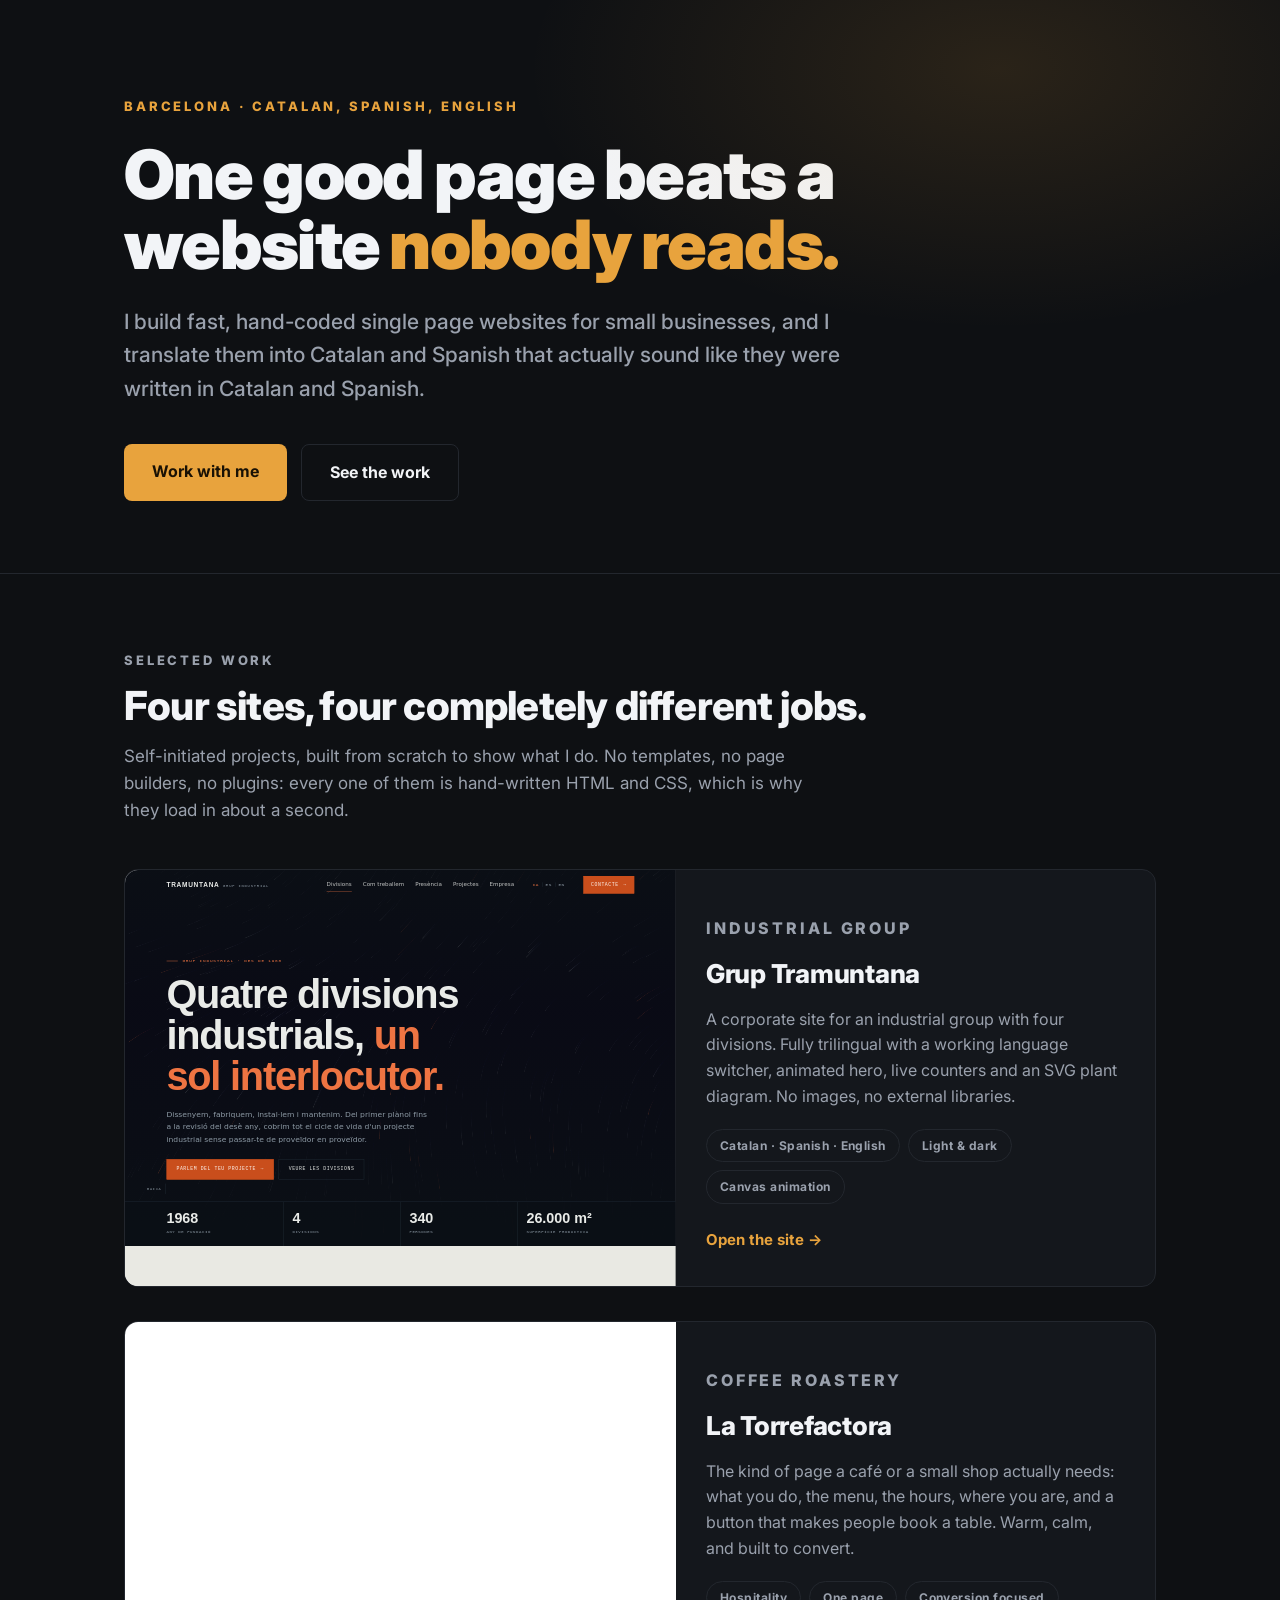
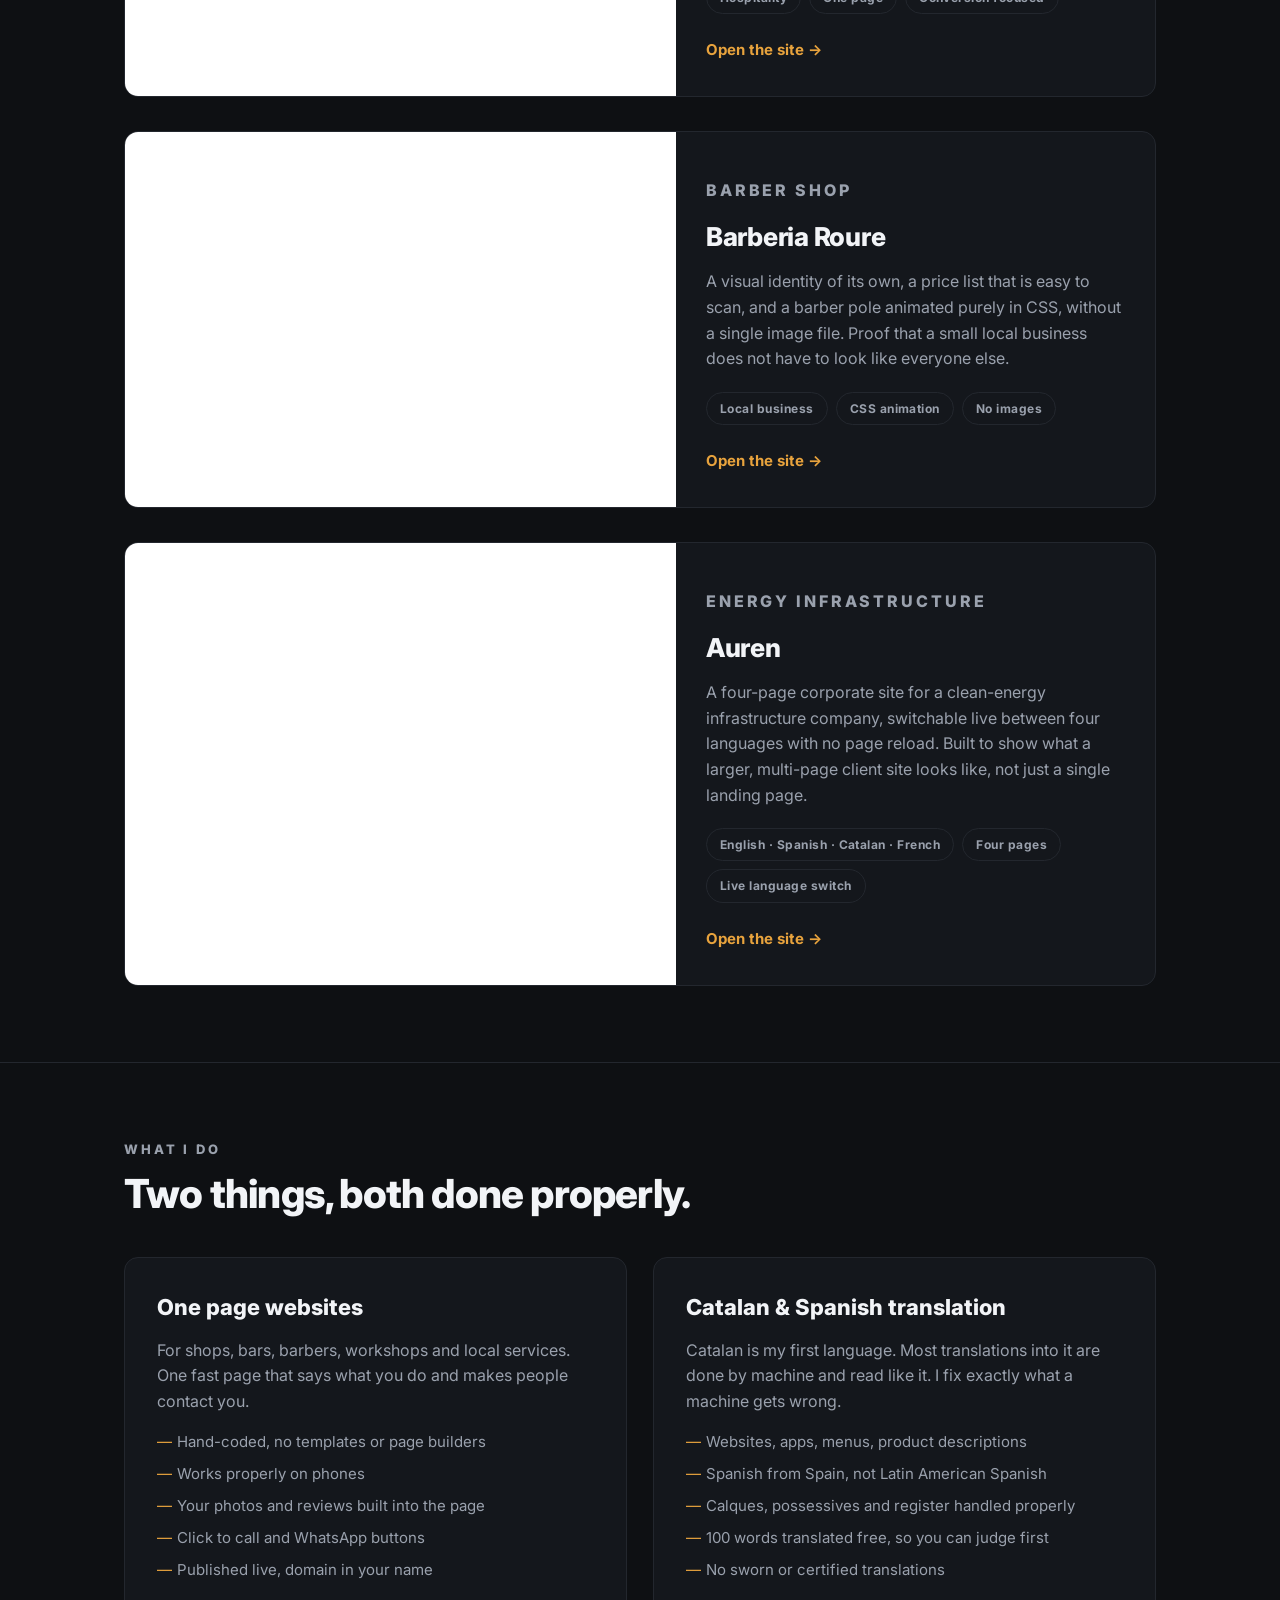
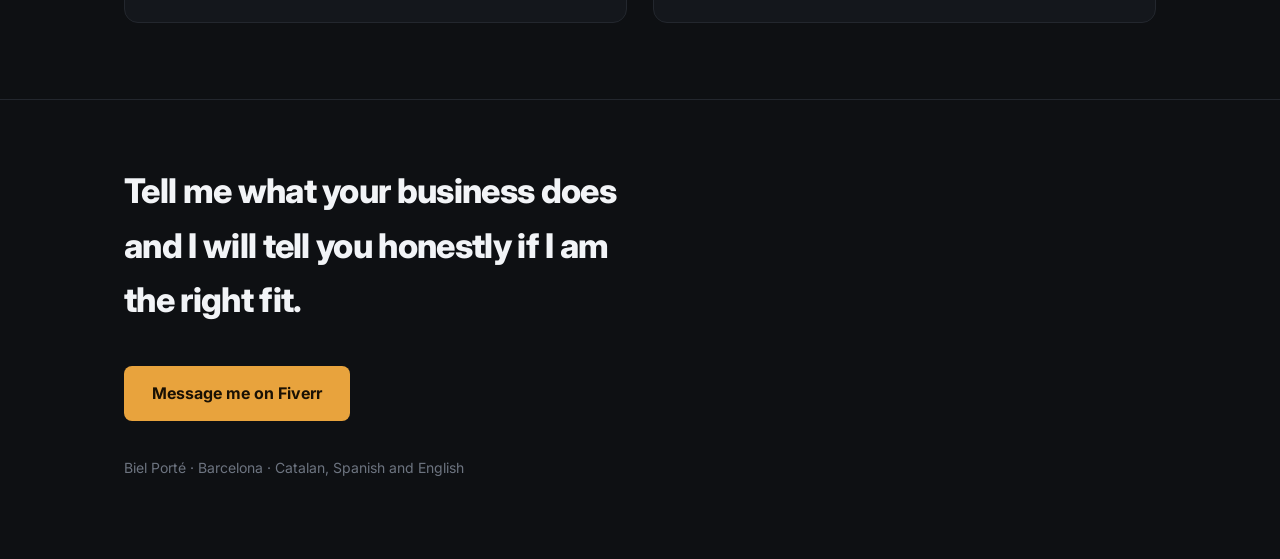
<file: index.html>
<!DOCTYPE html>
<html lang="en">
<head>
<meta charset="utf-8">
<meta name="viewport" content="width=device-width, initial-scale=1">
<title>Biel Porté — One page websites & Catalan translation</title>
<meta name="description" content="I build fast one page websites for small businesses and translate them into natural Catalan and Spanish. Barcelona.">
<link rel="preconnect" href="https://fonts.googleapis.com">
<link rel="preconnect" href="https://fonts.gstatic.com" crossorigin>
<link href="https://fonts.googleapis.com/css2?family=Inter:wght@400;500;600;700;800;900&display=swap" rel="stylesheet">
<style>
  :root{
    --bg:#0e1013;
    --bg2:#14171c;
    --line:#23272e;
    --txt:#f2f4f7;
    --mut:#9aa1ad;
    --acc:#e8a33d;
    --acc2:#5aa9e6;
    --max:1080px;
  }
  *{box-sizing:border-box; margin:0; padding:0}
  html{scroll-behavior:smooth}
  body{
    background:var(--bg); color:var(--txt);
    font-family:Inter,"Segoe UI",system-ui,-apple-system,sans-serif;
    -webkit-font-smoothing:antialiased; line-height:1.6;
  }
  .wrap{max-width:var(--max); margin:0 auto; padding:0 24px}
  a{color:inherit}

  /* ---------- hero ---------- */
  header{padding:96px 0 72px; position:relative; overflow:hidden}
  header::before{
    content:""; position:absolute; inset:0; pointer-events:none;
    background:radial-gradient(760px 420px at 78% 12%, rgba(232,163,61,.13), transparent 62%);
  }
  .eyebrow{
    font-size:13px; font-weight:800; letter-spacing:.22em; text-transform:uppercase;
    color:var(--acc); margin-bottom:22px;
  }
  h1{
    font-size:clamp(38px,6vw,68px); line-height:1.03; font-weight:900;
    letter-spacing:-.025em; max-width:16ch;
  }
  h1 em{font-style:normal; color:var(--acc)}
  .lede{
    margin-top:26px; font-size:clamp(17px,2.2vw,21px); color:var(--mut);
    max-width:60ch; font-weight:500;
  }
  .accions{margin-top:38px; display:flex; gap:14px; flex-wrap:wrap}
  .btn{
    display:inline-block; padding:15px 28px; border-radius:8px; font-weight:700;
    font-size:16px; text-decoration:none; transition:transform .15s ease, background .15s ease;
  }
  .btn:hover{transform:translateY(-2px)}
  .btn-p{background:var(--acc); color:#191104}
  .btn-s{border:1px solid var(--line); color:var(--txt)}
  .btn-s:hover{background:var(--bg2)}

  /* ---------- seccions ---------- */
  section{padding:76px 0; border-top:1px solid var(--line)}
  .titol-sec{
    font-size:13px; font-weight:800; letter-spacing:.22em; text-transform:uppercase;
    color:var(--mut); margin-bottom:12px;
  }
  h2{font-size:clamp(28px,4vw,40px); font-weight:800; letter-spacing:-.02em; line-height:1.15}
  .sec-intro{margin-top:14px; color:var(--mut); max-width:62ch; font-size:17px}

  /* ---------- projectes ---------- */
  .projectes{margin-top:44px; display:grid; gap:34px}
  .proj{
    background:var(--bg2); border:1px solid var(--line); border-radius:14px;
    overflow:hidden; display:grid; grid-template-columns:1.15fr 1fr;
  }
  /* La previsualitzacio ha d'omplir sempre tot el contenidor, sigui quina sigui
     la mida de la targeta. El truc: l'iframe fa el 250% del contenidor i es
     redueix al 40% (0.4 x 250% = 100%), o sigui que sempre encaixa exacte i
     alhora la web de dins es renderitza a mida d'escriptori, no de mobil. */
  .previsual{position:relative; background:#fff; min-height:340px; overflow:hidden}
  .previsual iframe{
    position:absolute; top:0; left:0;
    width:250%; height:250%; border:0; display:block;
    transform:scale(.40); transform-origin:0 0; pointer-events:none;
  }
  .previsual a.cobertura{position:absolute; inset:0; display:block}
  .proj-txt{padding:34px 34px 34px 30px; display:flex; flex-direction:column; justify-content:center}
  .sector{
    font-size:12px; font-weight:800; letter-spacing:.18em; text-transform:uppercase;
    color:var(--acc2); margin-bottom:12px;
  }
  .proj h3{font-size:26px; font-weight:800; letter-spacing:-.01em}
  .proj p{margin-top:12px; color:var(--mut); font-size:16px}
  .etiquetes{margin-top:20px; display:flex; gap:8px; flex-wrap:wrap}
  .tag{
    font-size:12px; font-weight:700; letter-spacing:.04em; color:var(--mut);
    border:1px solid var(--line); border-radius:999px; padding:6px 13px;
  }
  .obre{
    margin-top:24px; font-size:15px; font-weight:700; color:var(--acc);
    text-decoration:none; display:inline-flex; align-items:center; gap:8px;
  }
  .obre:hover{text-decoration:underline}

  /* ---------- serveis ---------- */
  .serveis{margin-top:40px; display:grid; grid-template-columns:1fr 1fr; gap:26px}
  .servei{background:var(--bg2); border:1px solid var(--line); border-radius:14px; padding:32px}
  .servei h3{font-size:22px; font-weight:800; margin-bottom:12px}
  .servei p{color:var(--mut); font-size:16px}
  .servei ul{margin-top:16px; list-style:none; color:var(--mut); font-size:15px}
  .servei li{padding-left:20px; position:relative; margin-bottom:8px}
  .servei li::before{content:"—"; position:absolute; left:0; color:var(--acc)}

  /* ---------- peu ---------- */
  footer{padding:64px 0 80px; border-top:1px solid var(--line)}
  .peu-gran{font-size:clamp(24px,3.4vw,34px); font-weight:800; letter-spacing:-.02em; max-width:22ch}
  .peu-nota{margin-top:36px; color:#6d7480; font-size:14px}

  @media (max-width:860px){
    .proj{grid-template-columns:1fr}
    .previsual{min-height:240px; height:240px}
    .serveis{grid-template-columns:1fr}
    header{padding:64px 0 48px}
  }
</style>
</head>
<body>

<header>
  <div class="wrap">
    <p class="eyebrow">Barcelona · Catalan, Spanish, English</p>
    <h1>One good page beats a website <em>nobody reads.</em></h1>
    <p class="lede">
      I build fast, hand-coded single page websites for small businesses, and I translate
      them into Catalan and Spanish that actually sound like they were written in Catalan
      and Spanish.
    </p>
    <div class="accions">
      <a class="btn btn-p" href="https://www.fiverr.com/bielporte" target="_blank" rel="noopener">Work with me</a>
      <a class="btn btn-s" href="#work">See the work</a>
    </div>
  </div>
</header>

<section id="work">
  <div class="wrap">
    <p class="titol-sec">Selected work</p>
    <h2>Four sites, four completely different jobs.</h2>
    <p class="sec-intro">
      Self-initiated projects, built from scratch to show what I do. No templates, no page
      builders, no plugins: every one of them is hand-written HTML and CSS, which is why
      they load in about a second.
    </p>

    <div class="projectes">

      <article class="proj">
        <div class="previsual">
          <iframe src="https://bielporte10.github.io/tramuntana/" title="Grup Tramuntana" loading="lazy" scrolling="no"></iframe>
          <a class="cobertura" href="https://bielporte10.github.io/tramuntana/" target="_blank" rel="noopener" aria-label="Open Grup Tramuntana"></a>
        </div>
        <div class="proj-txt">
          <p class="sector">Industrial group</p>
          <h3>Grup Tramuntana</h3>
          <p>
            A corporate site for an industrial group with four divisions. Fully trilingual
            with a working language switcher, animated hero, live counters and an SVG plant
            diagram. No images, no external libraries.
          </p>
          <div class="etiquetes">
            <span class="tag">Catalan · Spanish · English</span>
            <span class="tag">Light &amp; dark</span>
            <span class="tag">Canvas animation</span>
          </div>
          <a class="obre" href="https://bielporte10.github.io/tramuntana/" target="_blank" rel="noopener">Open the site →</a>
        </div>
      </article>

      <article class="proj">
        <div class="previsual">
          <iframe src="https://bielporte10.github.io/torrefactora/" title="La Torrefactora" loading="lazy" scrolling="no"></iframe>
          <a class="cobertura" href="https://bielporte10.github.io/torrefactora/" target="_blank" rel="noopener" aria-label="Open La Torrefactora"></a>
        </div>
        <div class="proj-txt">
          <p class="sector">Coffee roastery</p>
          <h3>La Torrefactora</h3>
          <p>
            The kind of page a café or a small shop actually needs: what you do, the menu,
            the hours, where you are, and a button that makes people book a table. Warm,
            calm, and built to convert.
          </p>
          <div class="etiquetes">
            <span class="tag">Hospitality</span>
            <span class="tag">One page</span>
            <span class="tag">Conversion focused</span>
          </div>
          <a class="obre" href="https://bielporte10.github.io/torrefactora/" target="_blank" rel="noopener">Open the site →</a>
        </div>
      </article>

      <article class="proj">
        <div class="previsual">
          <iframe src="https://bielporte10.github.io/barberia-roure/" title="Barberia Roure" loading="lazy" scrolling="no"></iframe>
          <a class="cobertura" href="https://bielporte10.github.io/barberia-roure/" target="_blank" rel="noopener" aria-label="Open Barberia Roure"></a>
        </div>
        <div class="proj-txt">
          <p class="sector">Barber shop</p>
          <h3>Barberia Roure</h3>
          <p>
            A visual identity of its own, a price list that is easy to scan, and a barber
            pole animated purely in CSS, without a single image file. Proof that a small
            local business does not have to look like everyone else.
          </p>
          <div class="etiquetes">
            <span class="tag">Local business</span>
            <span class="tag">CSS animation</span>
            <span class="tag">No images</span>
          </div>
          <a class="obre" href="https://bielporte10.github.io/barberia-roure/" target="_blank" rel="noopener">Open the site →</a>
        </div>
      </article>

      <article class="proj">
        <div class="previsual">
          <iframe src="https://bielporte10.github.io/auren/" title="Auren" loading="lazy" scrolling="no"></iframe>
          <a class="cobertura" href="https://bielporte10.github.io/auren/" target="_blank" rel="noopener" aria-label="Open Auren"></a>
        </div>
        <div class="proj-txt">
          <p class="sector">Energy infrastructure</p>
          <h3>Auren</h3>
          <p>
            A four-page corporate site for a clean-energy infrastructure company, switchable
            live between four languages with no page reload. Built to show what a larger,
            multi-page client site looks like, not just a single landing page.
          </p>
          <div class="etiquetes">
            <span class="tag">English · Spanish · Catalan · French</span>
            <span class="tag">Four pages</span>
            <span class="tag">Live language switch</span>
          </div>
          <a class="obre" href="https://bielporte10.github.io/auren/" target="_blank" rel="noopener">Open the site →</a>
        </div>
      </article>

    </div>
  </div>
</section>

<section>
  <div class="wrap">
    <p class="titol-sec">What I do</p>
    <h2>Two things, both done properly.</h2>

    <div class="serveis">
      <div class="servei">
        <h3>One page websites</h3>
        <p>
          For shops, bars, barbers, workshops and local services. One fast page that says
          what you do and makes people contact you.
        </p>
        <ul>
          <li>Hand-coded, no templates or page builders</li>
          <li>Works properly on phones</li>
          <li>Your photos and reviews built into the page</li>
          <li>Click to call and WhatsApp buttons</li>
          <li>Published live, domain in your name</li>
        </ul>
      </div>

      <div class="servei">
        <h3>Catalan &amp; Spanish translation</h3>
        <p>
          Catalan is my first language. Most translations into it are done by machine and
          read like it. I fix exactly what a machine gets wrong.
        </p>
        <ul>
          <li>Websites, apps, menus, product descriptions</li>
          <li>Spanish from Spain, not Latin American Spanish</li>
          <li>Calques, possessives and register handled properly</li>
          <li>100 words translated free, so you can judge first</li>
          <li>No sworn or certified translations</li>
        </ul>
      </div>
    </div>
  </div>
</section>

<footer>
  <div class="wrap">
    <p class="peu-gran">Tell me what your business does and I will tell you honestly if I am the right fit.</p>
    <div class="accions">
      <a class="btn btn-p" href="https://www.fiverr.com/bielporte" target="_blank" rel="noopener">Message me on Fiverr</a>
    </div>
    <p class="peu-nota">Biel Porté · Barcelona · Catalan, Spanish and English</p>
  </div>
</footer>

</body>
</html>
</file>
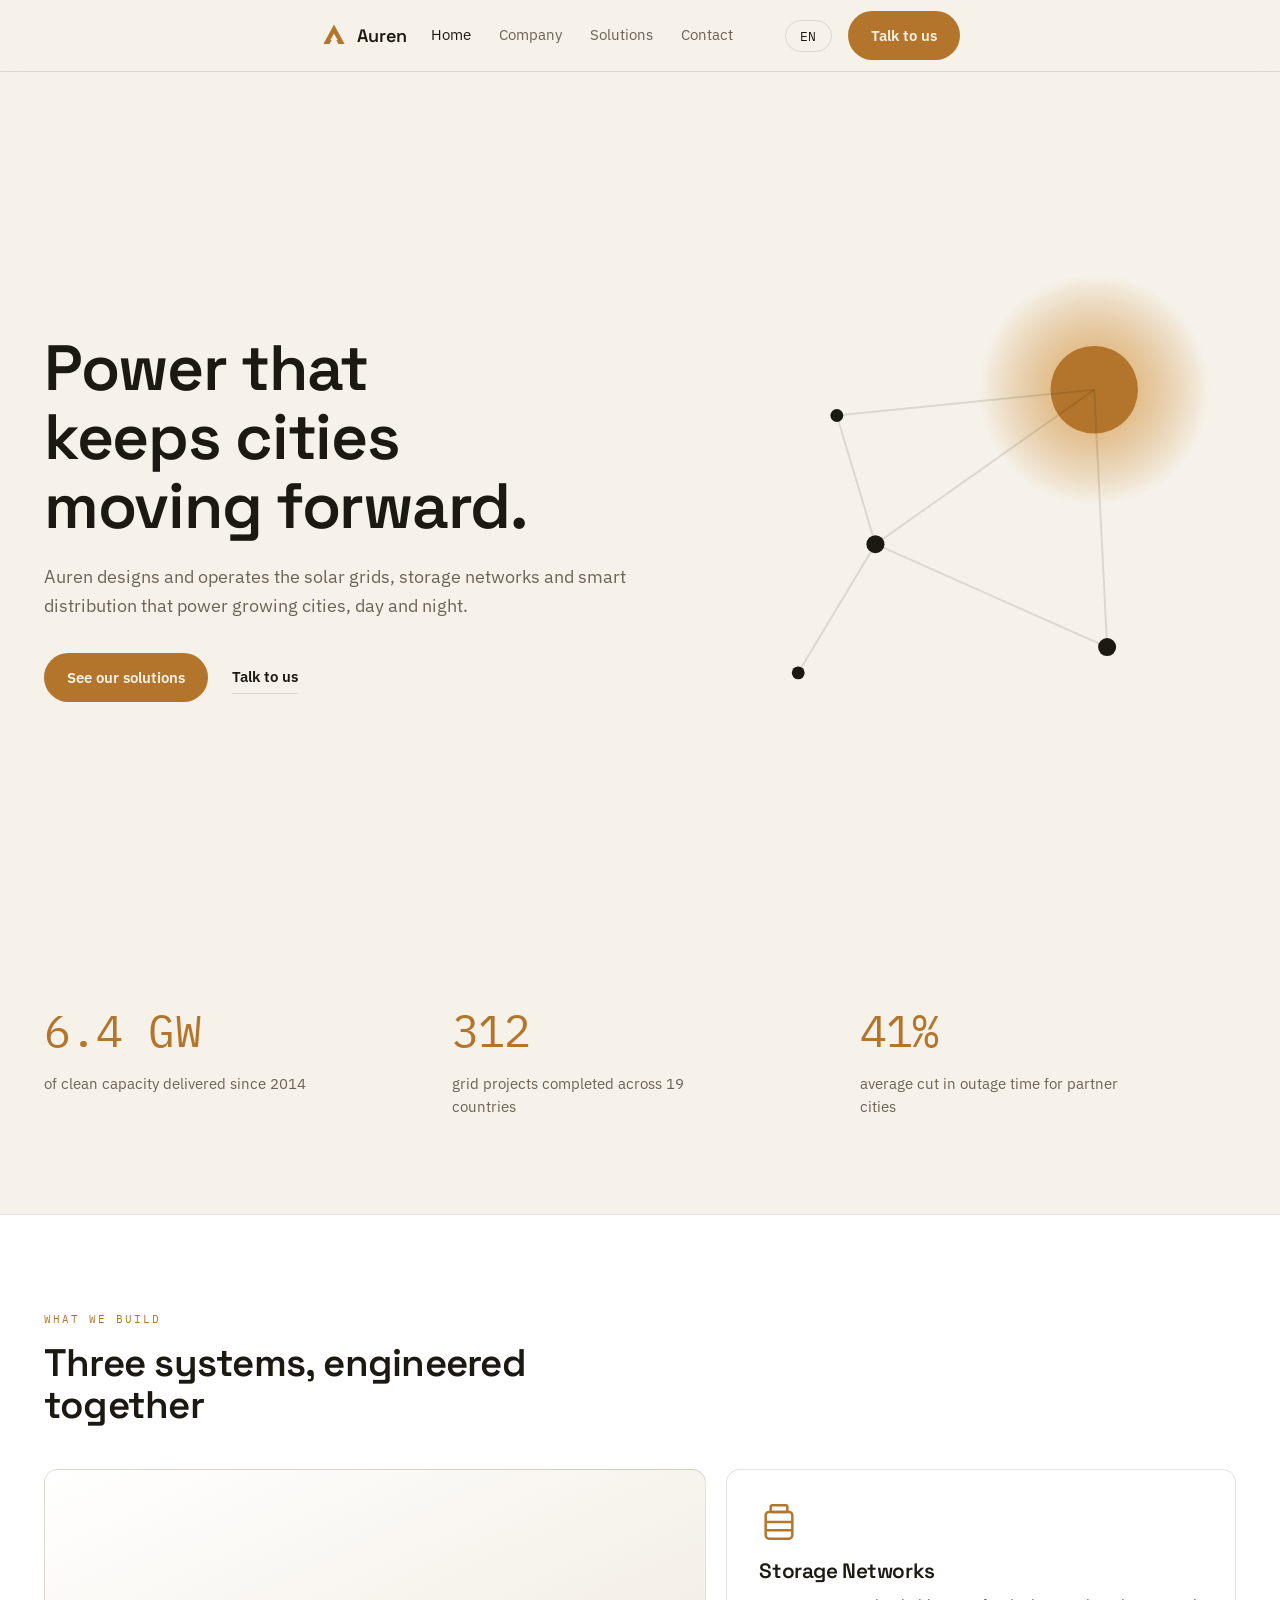
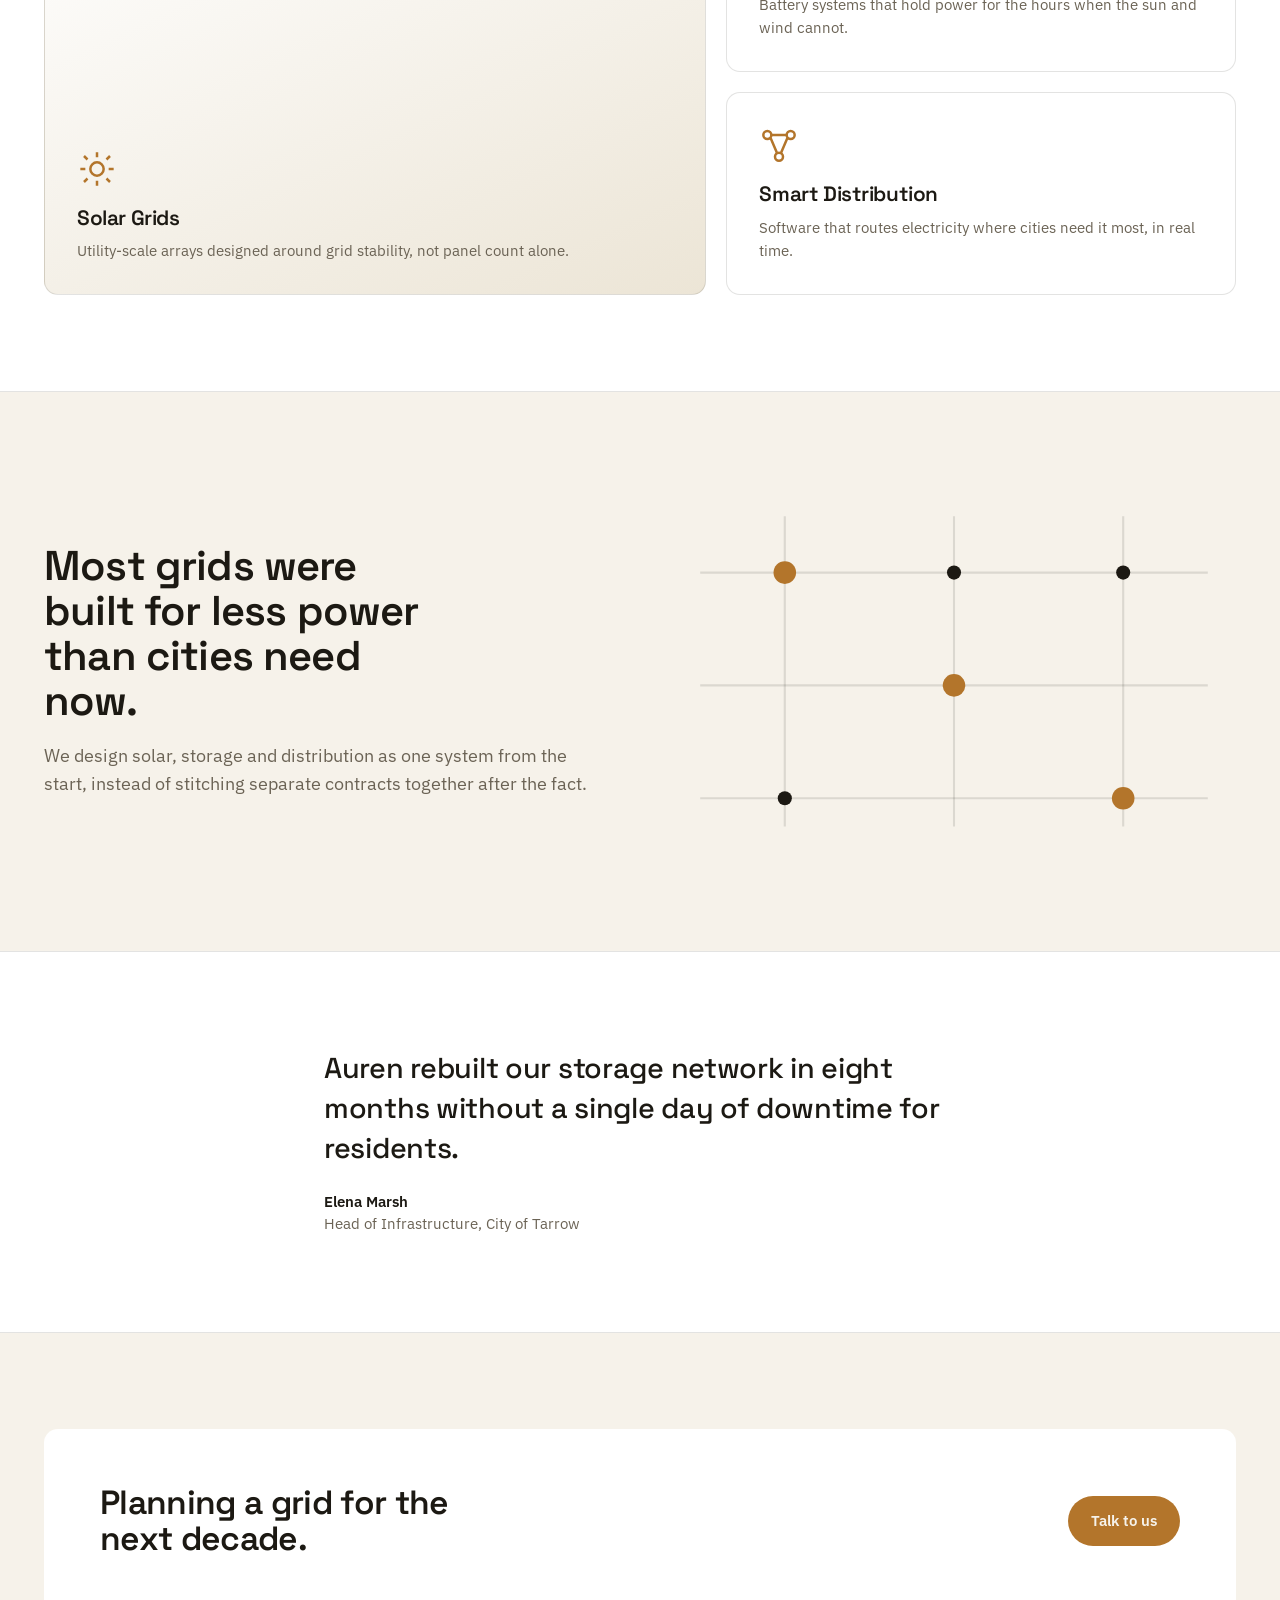
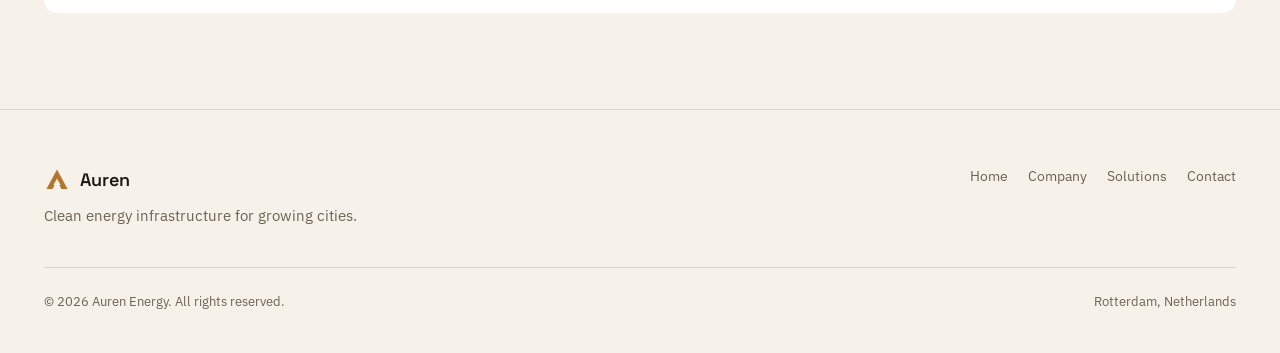
<file: auren/index.html>
<!doctype html>
<html lang="en">
<head>
<meta charset="utf-8" />
<meta name="viewport" content="width=device-width, initial-scale=1" />
<title data-i18n-title="meta.home">Auren</title>
<meta name="description" content="Auren designs and operates solar grids, storage networks and smart distribution for growing cities." />
<link rel="preconnect" href="https://fonts.googleapis.com" />
<link rel="preconnect" href="https://fonts.gstatic.com" crossorigin />
<link href="https://fonts.googleapis.com/css2?family=Space+Grotesk:wght@500;600;700&family=IBM+Plex+Sans:wght@400;500;600&family=IBM+Plex+Mono:wght@400;500&display=swap" rel="stylesheet" />
<link rel="stylesheet" href="css/style.css" />
</head>
<body>

<nav class="nav">
  <div class="wrap">
    <a class="brand" href="index.html">
      <svg viewBox="0 0 32 32" fill="none" xmlns="http://www.w3.org/2000/svg" aria-hidden="true">
        <path d="M16 3 L29 27 H21.5 L16 16.5 L10.5 27 H3 Z" fill="currentColor" style="color:var(--accent)"/>
        <path d="M16 14 L20.5 22 H11.5 Z" fill="var(--bg)"/>
      </svg>
      Auren
    </a>
    <ul class="nav-links" data-nav-links>
      <li><a href="index.html" data-i18n="nav.home">Home</a></li>
      <li><a href="company.html" data-i18n="nav.company">Company</a></li>
      <li><a href="solutions.html" data-i18n="nav.solutions">Solutions</a></li>
      <li><a href="contact.html" data-i18n="nav.contact">Contact</a></li>
      <li><a class="btn btn-primary nav-cta-mobile" href="contact.html" data-i18n="nav.cta">Talk to us</a></li>
    </ul>
    <div class="nav-right">
      <div class="lang-switch">
        <button class="lang-btn" data-lang-toggle aria-haspopup="true" aria-expanded="false" aria-label="Language">
          <span data-lang-current>EN</span>
        </button>
        <div class="lang-menu" data-lang-menu role="menu">
          <button role="menuitem" data-lang-option="en">English</button>
          <button role="menuitem" data-lang-option="es">Español</button>
          <button role="menuitem" data-lang-option="ca">Català</button>
          <button role="menuitem" data-lang-option="fr">Français</button>
        </div>
      </div>
      <a class="btn btn-primary nav-cta" href="contact.html" data-i18n="nav.cta">Talk to us</a>
      <button class="nav-toggle" data-nav-toggle aria-label="Menu" aria-expanded="false">
        <svg viewBox="0 0 24 24" fill="none" stroke="currentColor" stroke-width="1.6"><path d="M3 6h18M3 12h18M3 18h18"/></svg>
      </button>
    </div>
  </div>
</nav>

<header class="hero-split">
  <div class="wrap">
    <div>
      <h1 data-i18n="home.hero.headline">Power that keeps cities moving forward.</h1>
      <p class="body-lg" data-i18n="home.hero.subtext">Auren designs and operates the solar grids, storage networks and smart distribution that power growing cities, day and night.</p>
      <div class="hero-actions">
        <a class="btn btn-primary" href="solutions.html" data-i18n="home.hero.ctaPrimary">See our solutions</a>
        <a class="btn btn-link" href="contact.html" data-i18n="home.hero.ctaSecondary">Talk to us</a>
      </div>
    </div>
    <div class="hero-art" aria-hidden="true">
      <svg viewBox="0 0 400 400" fill="none" xmlns="http://www.w3.org/2000/svg">
        <defs>
          <radialGradient id="sunGrad" cx="50%" cy="50%" r="50%">
            <stop offset="0%" stop-color="#e0ab63"/>
            <stop offset="100%" stop-color="#c98d3e" stop-opacity="0"/>
          </radialGradient>
        </defs>
        <circle cx="290" cy="100" r="90" fill="url(#sunGrad)"/>
        <circle cx="290" cy="100" r="34" fill="var(--accent)"/>
        <g stroke="var(--border)" stroke-width="1.5">
          <line x1="290" y1="100" x2="120" y2="220"/>
          <line x1="290" y1="100" x2="300" y2="300"/>
          <line x1="290" y1="100" x2="90" y2="120"/>
          <line x1="120" y1="220" x2="60" y2="320"/>
          <line x1="120" y1="220" x2="300" y2="300"/>
          <line x1="90" y1="120" x2="120" y2="220"/>
        </g>
        <g fill="var(--text)">
          <circle cx="120" cy="220" r="7"/>
          <circle cx="300" cy="300" r="7"/>
          <circle cx="90" cy="120" r="5"/>
          <circle cx="60" cy="320" r="5"/>
        </g>
      </svg>
    </div>
  </div>
</header>

<section>
  <div class="wrap stat-strip">
    <div class="reveal">
      <div class="stat-num" data-i18n="home.stats.n1.num">6.4 GW</div>
      <div class="stat-label" data-i18n="home.stats.n1.label">of clean capacity delivered since 2014</div>
    </div>
    <div class="reveal">
      <div class="stat-num" data-i18n="home.stats.n2.num">312</div>
      <div class="stat-label" data-i18n="home.stats.n2.label">grid projects completed across 19 countries</div>
    </div>
    <div class="reveal">
      <div class="stat-num" data-i18n="home.stats.n3.num">41%</div>
      <div class="stat-label" data-i18n="home.stats.n3.label">average cut in outage time for partner cities</div>
    </div>
  </div>
</section>

<section class="section-alt">
  <div class="wrap">
    <div class="section-head reveal">
      <p class="eyebrow" data-i18n="home.build.eyebrow">What we build</p>
      <h2 data-i18n="home.build.heading">Three systems, engineered together</h2>
    </div>
    <div class="bento">
      <div class="bento-cell primary reveal">
        <svg class="bento-mark" viewBox="0 0 24 24" fill="none" stroke="currentColor" stroke-width="1.5"><circle cx="12" cy="12" r="4"/><path d="M12 2v3M12 19v3M4.2 4.2l2.1 2.1M17.7 17.7l2.1 2.1M2 12h3M19 12h3M4.2 19.8l2.1-2.1M17.7 6.3l2.1-2.1"/></svg>
        <h3 data-i18n="home.build.solar.title">Solar Grids</h3>
        <p data-i18n="home.build.solar.body">Utility-scale arrays designed around grid stability, not panel count alone.</p>
      </div>
      <div class="bento-cell secondary reveal">
        <svg class="bento-mark" viewBox="0 0 24 24" fill="none" stroke="currentColor" stroke-width="1.5"><rect x="7" y="2" width="10" height="4" rx="1"/><rect x="4" y="6" width="16" height="16" rx="2"/><path d="M4 12h16M4 17h16"/></svg>
        <h3 data-i18n="home.build.storage.title">Storage Networks</h3>
        <p data-i18n="home.build.storage.body">Battery systems that hold power for the hours when the sun and wind cannot.</p>
      </div>
      <div class="bento-cell secondary reveal">
        <svg class="bento-mark" viewBox="0 0 24 24" fill="none" stroke="currentColor" stroke-width="1.5"><circle cx="5" cy="6" r="2.4"/><circle cx="19" cy="6" r="2.4"/><circle cx="12" cy="19" r="2.4"/><path d="M6.9 7.6L11 17.2M17.1 7.6L13 17.2M7.4 6h9.2"/></svg>
        <h3 data-i18n="home.build.distribution.title">Smart Distribution</h3>
        <p data-i18n="home.build.distribution.body">Software that routes electricity where cities need it most, in real time.</p>
      </div>
    </div>
  </div>
</section>

<section>
  <div class="wrap editorial">
    <div class="reveal">
      <h2 data-i18n="home.editorial.heading">Most grids were built for less power than cities need now.</h2>
      <p class="body-lg" data-i18n="home.editorial.body">We design solar, storage and distribution as one system from the start, instead of stitching separate contracts together after the fact.</p>
    </div>
    <div class="art-slot reveal" aria-hidden="true">
      <svg viewBox="0 0 400 260" fill="none" xmlns="http://www.w3.org/2000/svg">
        <g stroke="var(--border)" stroke-width="1.5">
          <line x1="20" y1="60" x2="380" y2="60"/>
          <line x1="20" y1="140" x2="380" y2="140"/>
          <line x1="20" y1="220" x2="380" y2="220"/>
          <line x1="80" y1="20" x2="80" y2="240"/>
          <line x1="200" y1="20" x2="200" y2="240"/>
          <line x1="320" y1="20" x2="320" y2="240"/>
        </g>
        <circle cx="80" cy="60" r="8" fill="var(--accent)"/>
        <circle cx="200" cy="140" r="8" fill="var(--accent)"/>
        <circle cx="320" cy="220" r="8" fill="var(--accent)"/>
        <circle cx="200" cy="60" r="5" fill="var(--text)"/>
        <circle cx="80" cy="220" r="5" fill="var(--text)"/>
        <circle cx="320" cy="60" r="5" fill="var(--text)"/>
      </svg>
    </div>
  </div>
</section>

<section class="section-alt">
  <div class="wrap testimonial reveal">
    <blockquote data-i18n="home.testimonial.quote">Auren rebuilt our storage network in eight months without a single day of downtime for residents.</blockquote>
    <cite>
      <span class="name" data-i18n="home.testimonial.name">Elena Marsh</span><br/>
      <span data-i18n="home.testimonial.role">Head of Infrastructure, City of Tarrow</span>
    </cite>
  </div>
</section>

<section>
  <div class="wrap">
    <div class="cta-band reveal">
      <h2 data-i18n="shared.cta.heading">Planning a grid for the next decade.</h2>
      <a class="btn btn-primary" href="contact.html" data-i18n="shared.cta.button">Talk to us</a>
    </div>
  </div>
</section>

<footer>
  <div class="wrap">
    <div class="footer-top">
      <div>
        <a class="brand" href="index.html">
          <svg viewBox="0 0 32 32" fill="none" xmlns="http://www.w3.org/2000/svg" aria-hidden="true">
            <path d="M16 3 L29 27 H21.5 L16 16.5 L10.5 27 H3 Z" fill="currentColor" style="color:var(--accent)"/>
            <path d="M16 14 L20.5 22 H11.5 Z" fill="var(--bg)"/>
          </svg>
          Auren
        </a>
        <p class="body-lg" style="margin-top:10px;font-size:14.5px" data-i18n="footer.tagline">Clean energy infrastructure for growing cities.</p>
      </div>
      <ul class="footer-nav">
        <li><a href="index.html" data-i18n="nav.home">Home</a></li>
        <li><a href="company.html" data-i18n="nav.company">Company</a></li>
        <li><a href="solutions.html" data-i18n="nav.solutions">Solutions</a></li>
        <li><a href="contact.html" data-i18n="nav.contact">Contact</a></li>
      </ul>
    </div>
    <div class="footer-meta">
      <span data-i18n="footer.copyright">© 2026 Auren Energy. All rights reserved.</span>
      <span data-i18n="contact.info.hqValue">Rotterdam, Netherlands</span>
    </div>
  </div>
</footer>

<script src="i18n/en.js"></script>
<script src="i18n/es.js"></script>
<script src="i18n/ca.js"></script>
<script src="i18n/fr.js"></script>
<script src="js/i18n.js"></script>
<script src="js/main.js"></script>
</body>
</html>
</file>
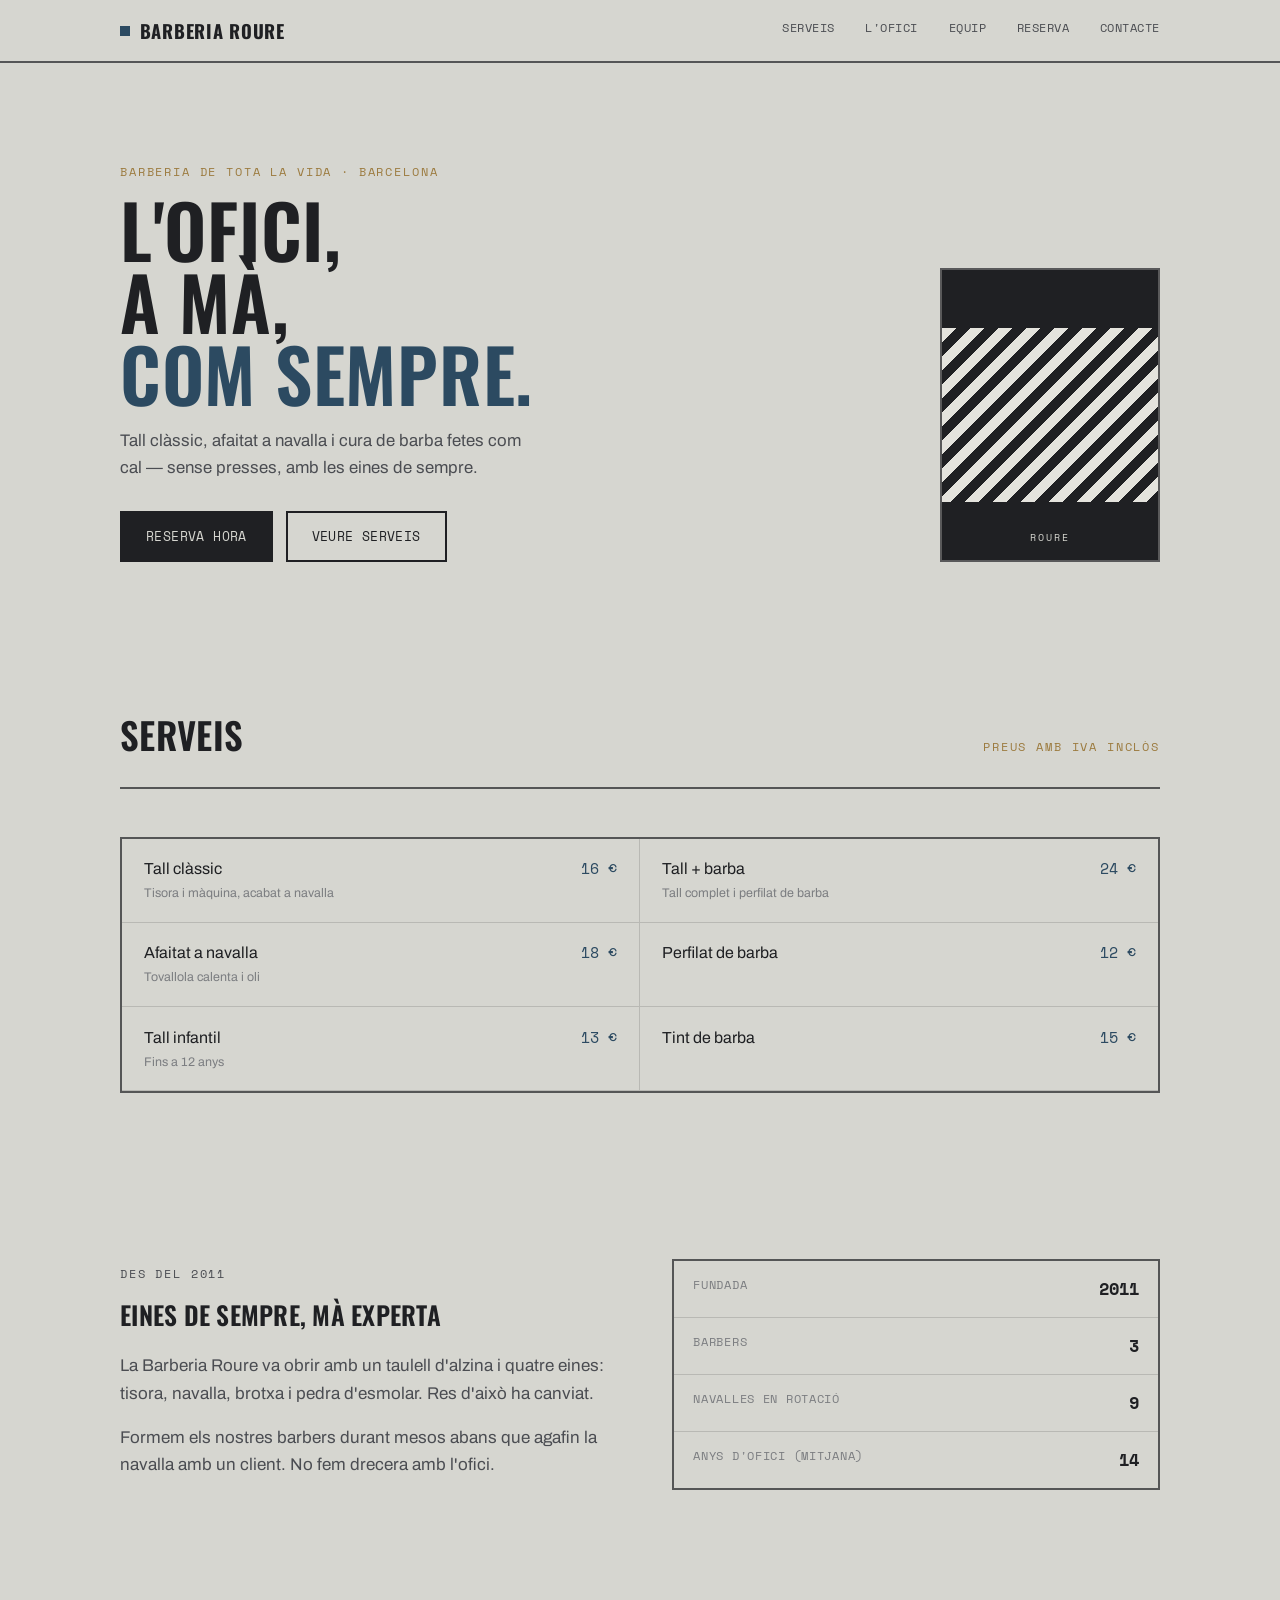
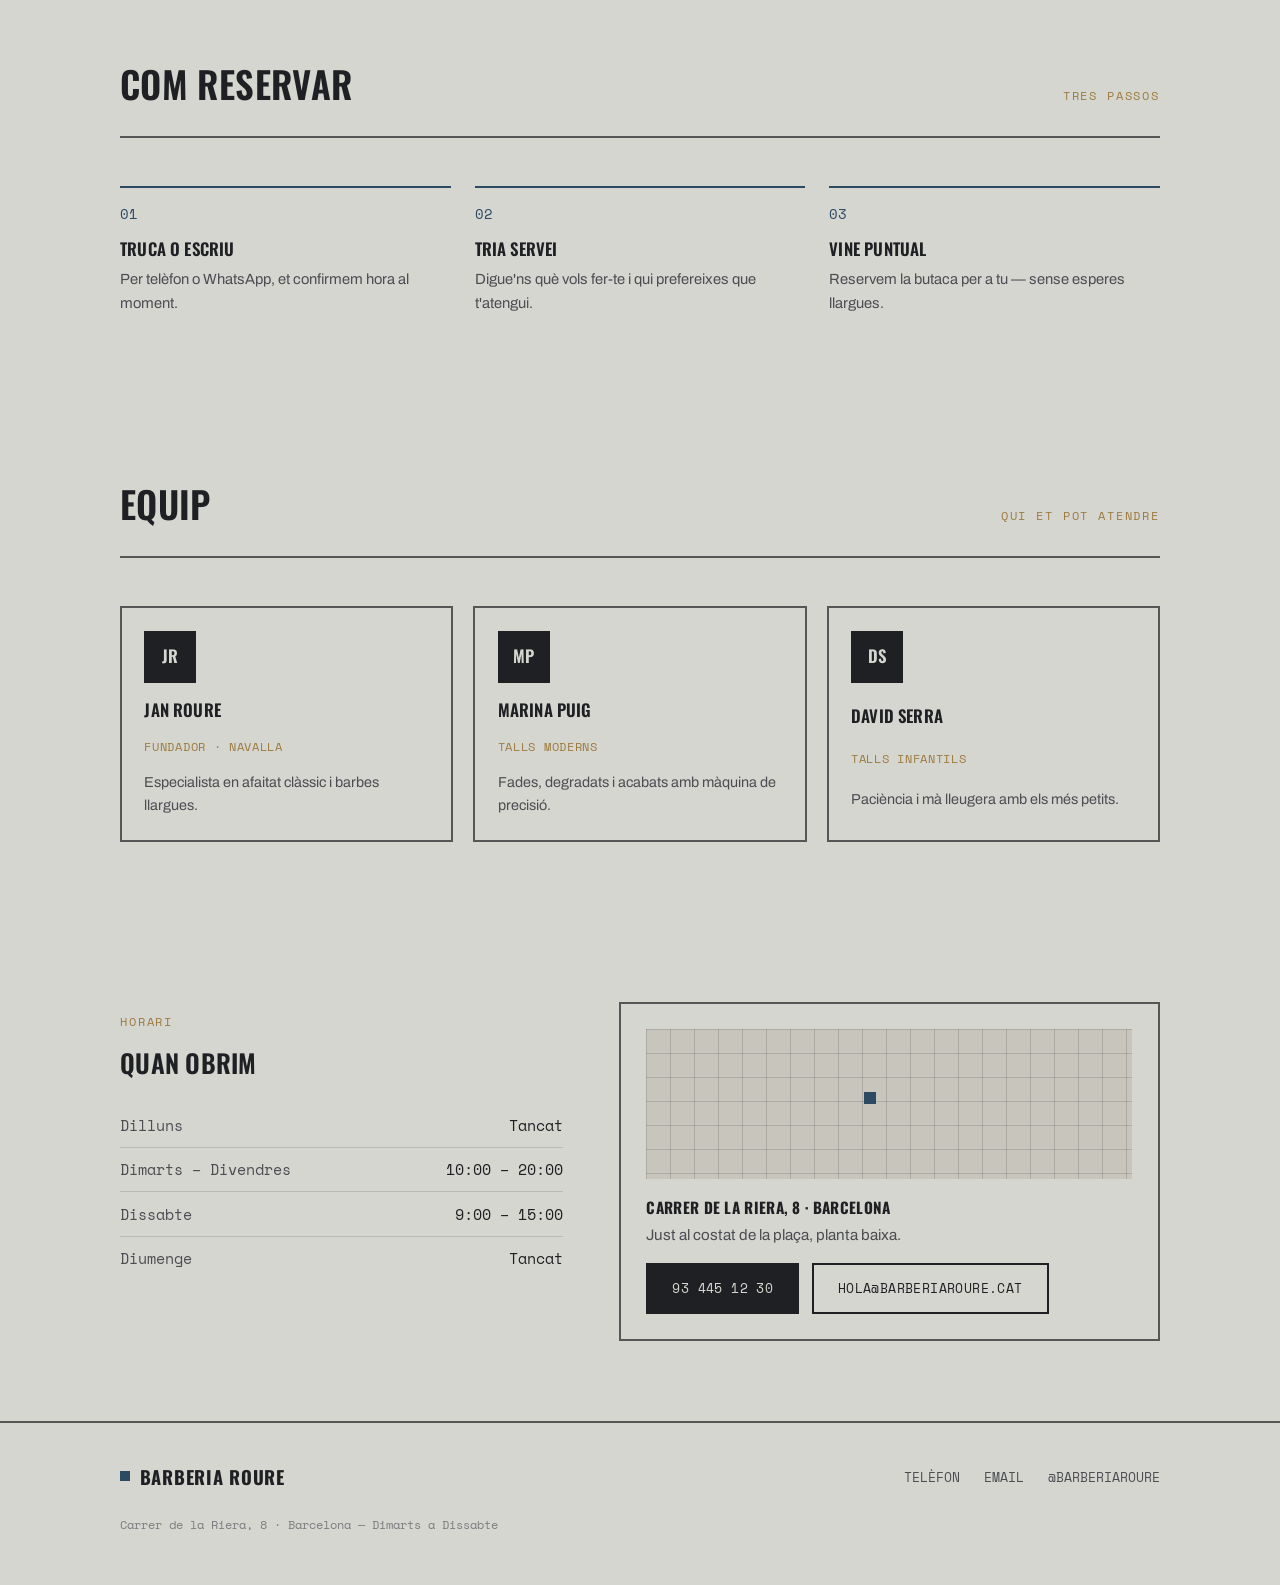
<file: barberia-roure/index.html>
<!doctype html>
<html lang="ca">
<head>
<meta charset="utf-8">
<meta name="viewport" content="width=device-width,initial-scale=1">
<title>Barberia Roure</title>
<link rel="preconnect" href="https://fonts.googleapis.com">
<link rel="preconnect" href="https://fonts.gstatic.com" crossorigin>
<link href="https://fonts.googleapis.com/css2?family=Oswald:wght@400;500;600;700&family=Archivo:wght@400;500;600&family=Space+Mono:wght@400;700&display=swap" rel="stylesheet">

<style>
  :root {
    --bg: #D6D6D0;
    --surface: #C8C6BC;
    --surface-raised: #E4E3DD;
    --ink: #1F2023;
    --ink-soft: #4B4D52;
    --ink-faint: #7B7D80;
    --accent: #2C4A61;
    --accent-ink: #E8E6E0;
    --brass: #9C7B3F;
    --line: rgba(31, 32, 35, 0.16);
    --line-strong: rgba(31, 32, 35, 0.7);
    --shadow: rgba(0, 0, 0, 0.25);
  }

  @media (prefers-color-scheme: dark) {
    :root:not([data-theme="light"]) {
      --bg: #16181B;
      --surface: #202226;
      --surface-raised: #292B30;
      --ink: #E8E6E0;
      --ink-soft: #B7B4AC;
      --ink-faint: #7E7C76;
      --accent: #6E9BB8;
      --accent-ink: #12181C;
      --brass: #C79A52;
      --line: rgba(232, 230, 224, 0.16);
      --line-strong: rgba(232, 230, 224, 0.7);
      --shadow: rgba(0, 0, 0, 0.5);
    }
  }

  :root[data-theme="dark"] {
    --bg: #16181B;
    --surface: #202226;
    --surface-raised: #292B30;
    --ink: #E8E6E0;
    --ink-soft: #B7B4AC;
    --ink-faint: #7E7C76;
    --accent: #6E9BB8;
    --accent-ink: #12181C;
    --brass: #C79A52;
    --line: rgba(232, 230, 224, 0.16);
    --line-strong: rgba(232, 230, 224, 0.7);
    --shadow: rgba(0, 0, 0, 0.5);
  }

  * { box-sizing: border-box; }

  body {
    margin: 0;
    background: var(--bg);
    color: var(--ink);
    font-family: "Archivo", ui-sans-serif, system-ui, sans-serif;
    font-size: 17px;
    line-height: 1.6;
    -webkit-font-smoothing: antialiased;
  }

  h1, h2, h3 {
    font-family: "Oswald", "Arial Narrow", ui-sans-serif, sans-serif;
    font-weight: 600;
    text-transform: uppercase;
    letter-spacing: 0.01em;
    text-wrap: balance;
    margin: 0;
    color: var(--ink);
  }

  a { color: inherit; }
  :focus-visible { outline: 2px solid var(--accent); outline-offset: 3px; }

  .mono {
    font-family: "Space Mono", ui-monospace, SFMono-Regular, monospace;
    font-variant-numeric: tabular-nums;
  }

  .wrap {
    max-width: 1120px;
    margin: 0 auto;
    padding-inline: clamp(1.25rem, 4vw, 2.5rem);
  }

  .eyebrow {
    font-family: "Space Mono", monospace;
    font-size: 0.72rem;
    letter-spacing: 0.16em;
    text-transform: uppercase;
    color: var(--brass);
  }

  /* ---- stripe motif (barber pole) ----
     Uses a fixed-size tile (linear-gradient, not repeating-) so a shift by
     exactly one background-size width is always a perfect seamless loop —
     no trigonometry/rounding involved, so it never visibly "cuts" mid-cycle. */
  .stripes {
    background-image: linear-gradient(
      -45deg,
      var(--ink) 25%,
      transparent 25%,
      transparent 50%,
      var(--ink) 50%,
      var(--ink) 75%,
      transparent 75%,
      transparent
    );
    background-size: 28px 28px;
  }
  @media (prefers-reduced-motion: no-preference) {
    .stripes.animated { animation: shift 2.4s linear infinite; }
  }
  @keyframes shift { from { background-position: 0 0; } to { background-position: 0 -28px; } }

  /* ---- nav ---- */
  header.site {
    position: sticky;
    top: 0;
    z-index: 20;
    background: color-mix(in srgb, var(--bg) 90%, transparent);
    backdrop-filter: blur(10px);
    border-bottom: 2px solid var(--line-strong);
  }
  .nav-row {
    display: flex;
    align-items: center;
    justify-content: space-between;
    gap: 1rem;
    padding-block: 1rem;
  }
  .wordmark {
    font-family: "Oswald", sans-serif;
    font-size: 1.15rem;
    font-weight: 700;
    text-transform: uppercase;
    letter-spacing: 0.04em;
    text-decoration: none;
    display: flex;
    align-items: center;
    gap: 0.6rem;
  }
  .wordmark .chip {
    width: 10px; height: 10px;
    background: var(--accent);
  }
  nav.links { display: flex; gap: clamp(1rem, 2.4vw, 2.2rem); list-style: none; margin: 0; padding: 0; }
  nav.links a {
    text-decoration: none;
    font-family: "Space Mono", monospace;
    font-size: 0.78rem;
    letter-spacing: 0.04em;
    text-transform: uppercase;
    color: var(--ink-soft);
    border-bottom: 2px solid transparent;
    padding-bottom: 3px;
    transition: color 0.15s ease, border-color 0.15s ease;
  }
  nav.links a:hover, nav.links a:focus-visible { color: var(--accent); border-color: var(--accent); }

  /* ---- hero ---- */
  .hero { padding-block: clamp(3rem, 8vw, 5.5rem) clamp(2.5rem, 6vw, 4rem); }
  .hero-grid {
    display: grid;
    grid-template-columns: 1fr 220px;
    gap: clamp(2rem, 5vw, 4rem);
    align-items: end;
  }
  .hero h1 {
    font-size: clamp(2.6rem, 6.4vw, 4.6rem);
    line-height: 0.98;
  }
  .hero h1 span { color: var(--accent); }
  .hero p.lede {
    margin-top: 1.2rem;
    max-width: 42ch;
    color: var(--ink-soft);
    font-size: 1.05rem;
  }
  .cta-row { display: flex; flex-wrap: wrap; gap: 0.8rem; margin-top: 1.8rem; }
  .btn {
    display: inline-flex;
    align-items: center;
    gap: 0.5rem;
    padding: 0.8rem 1.5rem;
    text-decoration: none;
    font-family: "Space Mono", monospace;
    font-size: 0.82rem;
    letter-spacing: 0.03em;
    text-transform: uppercase;
    border: 2px solid var(--ink);
    transition: transform 0.12s ease, background 0.12s ease, color 0.12s ease;
  }
  .btn:hover { transform: translateY(-2px); }
  .btn-solid { background: var(--ink); color: var(--bg); }
  .btn-solid:hover { background: var(--accent); border-color: var(--accent); color: var(--accent-ink); }
  .btn-line { border-color: var(--ink); color: var(--ink); }
  .btn-line:hover { border-color: var(--accent); color: var(--accent); }

  .pole {
    aspect-ratio: 3/4;
    border: 2px solid var(--line-strong);
    position: relative;
    overflow: hidden;
    background: var(--surface-raised);
  }
  .pole .band {
    position: absolute;
    inset: 0;
    height: 60%;
    top: 20%;
  }
  .pole .cap {
    position: absolute;
    left: 0; right: 0;
    height: 20%;
    background: var(--ink);
  }
  .pole .cap.bottom { bottom: 0; top: auto; }
  .pole .label {
    position: absolute;
    bottom: 0.9rem;
    left: 0; right: 0;
    text-align: center;
    font-family: "Space Mono", monospace;
    font-size: 0.65rem;
    letter-spacing: 0.18em;
    color: var(--bg);
    text-transform: uppercase;
    z-index: 2;
  }

  /* ---- sections ---- */
  section { padding-block: clamp(3rem, 7vw, 5rem); }
  .section-head {
    display: flex;
    justify-content: space-between;
    align-items: baseline;
    gap: 1.5rem;
    flex-wrap: wrap;
    margin-bottom: clamp(2rem, 5vw, 3rem);
    padding-bottom: 1.2rem;
    border-bottom: 2px solid var(--line-strong);
  }
  .section-head h2 { font-size: clamp(1.7rem, 3.2vw, 2.3rem); }
  .section-head .eyebrow { text-align: right; }

  /* ---- services ---- */
  .services-grid { display: grid; grid-template-columns: repeat(2, 1fr); gap: 0; border: 2px solid var(--line-strong); }
  .service-row {
    display: flex;
    justify-content: space-between;
    align-items: baseline;
    gap: 1rem;
    padding: 1.1rem 1.4rem;
    border-bottom: 1px solid var(--line);
  }
  .services-grid > :nth-child(odd) { border-right: 1px solid var(--line); }
  .service-row .name { font-size: 1rem; }
  .service-row .name small { display: block; color: var(--ink-faint); font-size: 0.78rem; margin-top: 0.15rem; font-family: "Archivo", sans-serif; text-transform: none; letter-spacing: 0; }
  .service-row .price { color: var(--accent); font-size: 0.95rem; white-space: nowrap; }

  /* ---- ofici ---- */
  .ofici-grid { display: grid; grid-template-columns: 1fr 1fr; gap: clamp(2rem, 5vw, 4rem); align-items: center; }
  .ofici-grid p { color: var(--ink-soft); max-width: 50ch; }
  .ofici-grid p + p { margin-top: 1rem; }
  .tool-strip { display: flex; flex-direction: column; border: 2px solid var(--line-strong); }
  .tool-strip .row { display: flex; justify-content: space-between; padding: 0.9rem 1.2rem; }
  .tool-strip .row + .row { border-top: 1px solid var(--line); }
  .tool-strip .row .k { font-family: "Space Mono", monospace; font-size: 0.75rem; text-transform: uppercase; letter-spacing: 0.06em; color: var(--ink-faint); }
  .tool-strip .row .v { font-weight: 600; }

  /* ---- steps ---- */
  .steps { display: grid; grid-template-columns: repeat(3, 1fr); gap: 1.5rem; }
  .step { border-top: 2px solid var(--accent); padding-top: 1rem; }
  .step .idx { font-family: "Space Mono", monospace; font-size: 0.85rem; color: var(--accent); display: block; margin-bottom: 0.6rem; }
  .step h3 { font-size: 1.05rem; margin-bottom: 0.35rem; }
  .step p { margin: 0; color: var(--ink-soft); font-size: 0.92rem; }

  /* ---- team ---- */
  .team-grid { display: grid; grid-template-columns: repeat(3, 1fr); gap: 1.25rem; }
  .team-card { border: 2px solid var(--line-strong); padding: 1.4rem; display: grid; gap: 0.9rem; }
  .badge {
    width: 52px; height: 52px;
    display: grid; place-items: center;
    background: var(--ink);
    color: var(--bg);
    font-family: "Oswald", sans-serif;
    font-weight: 600;
    font-size: 1.05rem;
  }
  .team-card h3 { font-size: 1.05rem; }
  .team-card .role { font-family: "Space Mono", monospace; font-size: 0.72rem; text-transform: uppercase; letter-spacing: 0.06em; color: var(--brass); }
  .team-card p { margin: 0; color: var(--ink-soft); font-size: 0.9rem; }

  /* ---- hours + location ---- */
  .visit-grid { display: grid; grid-template-columns: 0.9fr 1.1fr; gap: clamp(2rem, 5vw, 3.5rem); }
  table.hours { width: 100%; border-collapse: collapse; }
  table.hours td { padding: 0.6rem 0; border-top: 1px solid var(--line); font-size: 0.95rem; }
  table.hours tr:first-child td { border-top: none; }
  table.hours td.day { color: var(--ink-soft); }
  table.hours td.time { text-align: right; }

  .map-card { border: 2px solid var(--line-strong); padding: 1.6rem; display: grid; gap: 1rem; }
  .map-illustration {
    height: 150px;
    position: relative;
    background:
      linear-gradient(var(--line) 1px, transparent 1px) 0 0 / 24px 24px,
      linear-gradient(90deg, var(--line) 1px, transparent 1px) 0 0 / 24px 24px,
      var(--surface);
    overflow: hidden;
  }
  .map-illustration::after {
    content: "";
    position: absolute;
    left: 46%; top: 50%;
    width: 12px; height: 12px;
    transform: translate(-50%, -100%);
    background: var(--accent);
  }
  .addr { font-size: 0.95rem; color: var(--ink-soft); }
  .addr strong { color: var(--ink); display: block; margin-bottom: 0.2rem; font-family: "Oswald", sans-serif; text-transform: uppercase; letter-spacing: 0.02em; }

  /* ---- footer ---- */
  footer.site { border-top: 2px solid var(--line-strong); padding-block: 2.4rem; }
  .footer-row { display: flex; justify-content: space-between; align-items: center; flex-wrap: wrap; gap: 1rem; }
  .footer-links { display: flex; gap: 1.5rem; list-style: none; padding: 0; margin: 0; }
  .footer-links a { text-decoration: none; color: var(--ink-soft); font-family: "Space Mono", monospace; font-size: 0.8rem; text-transform: uppercase; }
  .footer-links a:hover { color: var(--accent); }
  .copyline { font-family: "Space Mono", monospace; font-size: 0.75rem; color: var(--ink-faint); margin-top: 1.5rem; }

  @media (max-width: 760px) {
    nav.links { display: none; }
    .hero-grid { grid-template-columns: 1fr; }
    .pole { max-width: 180px; margin-inline: auto; order: -1; }
    .services-grid { grid-template-columns: 1fr; }
    .services-grid > :nth-child(odd) { border-right: none; }
    .ofici-grid, .visit-grid { grid-template-columns: 1fr; }
    .steps { grid-template-columns: 1fr; }
    .team-grid { grid-template-columns: 1fr; }
  }
</style>
</head>
<body>

<header class="site">
  <div class="wrap nav-row">
    <a class="wordmark" href="#inici"><span class="chip"></span>Barberia Roure</a>
    <nav class="links">
      <a href="#serveis">Serveis</a>
      <a href="#ofici">L'ofici</a>
      <a href="#equip">Equip</a>
      <a href="#reserva">Reserva</a>
      <a href="#contacte">Contacte</a>
    </nav>
  </div>
</header>

<main>
  <section class="hero" id="inici">
    <div class="wrap hero-grid">
      <div>
        <p class="eyebrow">Barberia de tota la vida · Barcelona</p>
        <h1>L'ofici,<br>a mà,<br><span>com sempre.</span></h1>
        <p class="lede">Tall clàssic, afaitat a navalla i cura de barba fetes com cal — sense presses, amb les eines de sempre.</p>
        <div class="cta-row">
          <a class="btn btn-solid" href="#reserva">Reserva hora</a>
          <a class="btn btn-line" href="#serveis">Veure serveis</a>
        </div>
      </div>
      <div class="pole" aria-hidden="true">
        <div class="cap"></div>
        <div class="band stripes animated"></div>
        <div class="cap bottom"></div>
        <div class="label">Roure</div>
      </div>
    </div>
  </section>

  <section id="serveis">
    <div class="wrap">
      <div class="section-head">
        <h2>Serveis</h2>
        <p class="eyebrow">Preus amb IVA inclòs</p>
      </div>
      <div class="services-grid">
        <div class="service-row"><span class="name">Tall clàssic<small>Tisora i màquina, acabat a navalla</small></span><span class="price mono">16&nbsp;€</span></div>
        <div class="service-row"><span class="name">Tall + barba<small>Tall complet i perfilat de barba</small></span><span class="price mono">24&nbsp;€</span></div>
        <div class="service-row"><span class="name">Afaitat a navalla<small>Tovallola calenta i oli</small></span><span class="price mono">18&nbsp;€</span></div>
        <div class="service-row"><span class="name">Perfilat de barba</span><span class="price mono">12&nbsp;€</span></div>
        <div class="service-row"><span class="name">Tall infantil<small>Fins a 12 anys</small></span><span class="price mono">13&nbsp;€</span></div>
        <div class="service-row"><span class="name">Tint de barba</span><span class="price mono">15&nbsp;€</span></div>
      </div>
    </div>
  </section>

  <section id="ofici">
    <div class="wrap ofici-grid">
      <div>
        <p class="eyebrow">Des del 2011</p>
        <h2 style="margin-bottom: 1rem;">Eines de sempre, mà experta</h2>
        <p>La Barberia Roure va obrir amb un taulell d'alzina i quatre eines: tisora, navalla, brotxa i pedra d'esmolar. Res d'això ha canviat.</p>
        <p>Formem els nostres barbers durant mesos abans que agafin la navalla amb un client. No fem drecera amb l'ofici.</p>
      </div>
      <div class="tool-strip">
        <div class="row"><span class="k">Fundada</span><span class="v mono">2011</span></div>
        <div class="row"><span class="k">Barbers</span><span class="v mono">3</span></div>
        <div class="row"><span class="k">Navalles en rotació</span><span class="v mono">9</span></div>
        <div class="row"><span class="k">Anys d'ofici (mitjana)</span><span class="v mono">14</span></div>
      </div>
    </div>
  </section>

  <section id="reserva">
    <div class="wrap">
      <div class="section-head">
        <h2>Com reservar</h2>
        <p class="eyebrow">Tres passos</p>
      </div>
      <div class="steps">
        <div class="step">
          <span class="idx mono">01</span>
          <h3>Truca o escriu</h3>
          <p>Per telèfon o WhatsApp, et confirmem hora al moment.</p>
        </div>
        <div class="step">
          <span class="idx mono">02</span>
          <h3>Tria servei</h3>
          <p>Digue'ns què vols fer-te i qui prefereixes que t'atengui.</p>
        </div>
        <div class="step">
          <span class="idx mono">03</span>
          <h3>Vine puntual</h3>
          <p>Reservem la butaca per a tu — sense esperes llargues.</p>
        </div>
      </div>
    </div>
  </section>

  <section id="equip">
    <div class="wrap">
      <div class="section-head">
        <h2>Equip</h2>
        <p class="eyebrow">Qui et pot atendre</p>
      </div>
      <div class="team-grid">
        <div class="team-card">
          <div class="badge">JR</div>
          <h3>Jan Roure</h3>
          <p class="role">Fundador · Navalla</p>
          <p>Especialista en afaitat clàssic i barbes llargues.</p>
        </div>
        <div class="team-card">
          <div class="badge">MP</div>
          <h3>Marina Puig</h3>
          <p class="role">Talls moderns</p>
          <p>Fades, degradats i acabats amb màquina de precisió.</p>
        </div>
        <div class="team-card">
          <div class="badge">DS</div>
          <h3>David Serra</h3>
          <p class="role">Talls infantils</p>
          <p>Paciència i mà lleugera amb els més petits.</p>
        </div>
      </div>
    </div>
  </section>

  <section id="horari">
    <div class="wrap visit-grid">
      <div>
        <p class="eyebrow">Horari</p>
        <h2 style="margin-bottom: 1.2rem;">Quan obrim</h2>
        <table class="hours mono">
          <tr><td class="day">Dilluns</td><td class="time">Tancat</td></tr>
          <tr><td class="day">Dimarts – Divendres</td><td class="time">10:00 – 20:00</td></tr>
          <tr><td class="day">Dissabte</td><td class="time">9:00 – 15:00</td></tr>
          <tr><td class="day">Diumenge</td><td class="time">Tancat</td></tr>
        </table>
      </div>
      <div class="map-card" id="contacte">
        <div class="map-illustration" aria-hidden="true"></div>
        <div class="addr">
          <strong>Carrer de la Riera, 8 · Barcelona</strong>
          Just al costat de la plaça, planta baixa.
        </div>
        <div class="cta-row" style="margin-top: 0;">
          <a class="btn btn-solid" href="tel:+34934451230">93 445 12 30</a>
          <a class="btn btn-line" href="mailto:hola@barberiaroure.cat">hola@barberiaroure.cat</a>
        </div>
      </div>
    </div>
  </section>
</main>

<footer class="site">
  <div class="wrap">
    <div class="footer-row">
      <a class="wordmark" href="#inici"><span class="chip"></span>Barberia Roure</a>
      <ul class="footer-links">
        <li><a href="tel:+34934451230">Telèfon</a></li>
        <li><a href="mailto:hola@barberiaroure.cat">Email</a></li>
        <li><a href="#">@barberiaroure</a></li>
      </ul>
    </div>
    <p class="copyline">Carrer de la Riera, 8 · Barcelona — Dimarts a Dissabte</p>
  </div>
</footer>

</body>
</html>
</file>
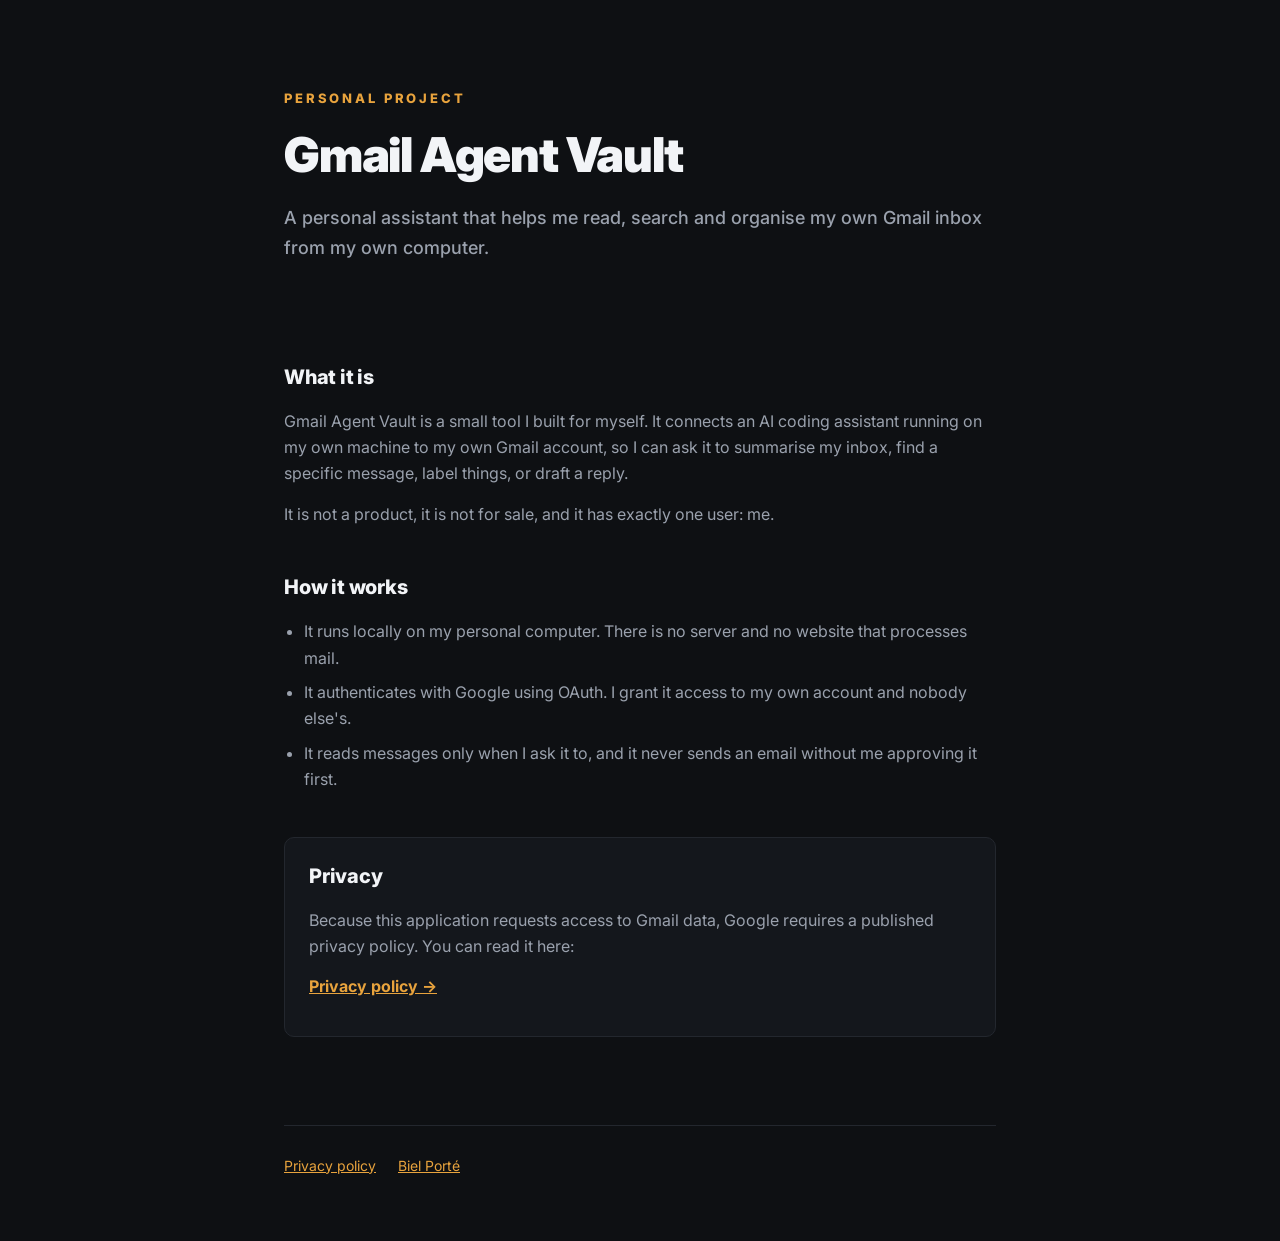
<file: gmail-agent-vault/index.html>
<!DOCTYPE html>
<html lang="en">
<head>
<meta charset="utf-8">
<meta name="viewport" content="width=device-width, initial-scale=1">
<title>Gmail Agent Vault</title>
<meta name="description" content="A personal, locally-run assistant that helps Biel Porté read and organise his own Gmail inbox.">
<meta name="robots" content="noindex">
<link rel="preconnect" href="https://fonts.googleapis.com">
<link rel="preconnect" href="https://fonts.gstatic.com" crossorigin>
<link href="https://fonts.googleapis.com/css2?family=Inter:wght@400;500;600;700;800;900&display=swap" rel="stylesheet">
<style>
  :root{
    --bg:#0e1013; --bg2:#14171c; --line:#23272e;
    --txt:#f2f4f7; --mut:#9aa1ad; --acc:#e8a33d; --max:760px;
  }
  *{box-sizing:border-box; margin:0; padding:0}
  body{
    background:var(--bg); color:var(--txt);
    font-family:Inter,"Segoe UI",system-ui,-apple-system,sans-serif;
    -webkit-font-smoothing:antialiased; line-height:1.65;
  }
  .wrap{max-width:var(--max); margin:0 auto; padding:0 24px}
  a{color:var(--acc)}
  header{padding:88px 0 40px}
  .eyebrow{
    font-size:13px; font-weight:800; letter-spacing:.22em; text-transform:uppercase;
    color:var(--acc); margin-bottom:20px;
  }
  h1{font-size:clamp(32px,5vw,48px); line-height:1.08; font-weight:900; letter-spacing:-.025em}
  .lede{margin-top:22px; font-size:18px; color:var(--mut); font-weight:500}
  main{padding-bottom:88px}
  section{margin-top:44px}
  h2{font-size:20px; font-weight:800; letter-spacing:-.01em; margin-bottom:14px}
  p{color:var(--mut); margin-bottom:14px}
  ul{color:var(--mut); margin:0 0 14px 20px}
  li{margin-bottom:8px}
  .card{
    background:var(--bg2); border:1px solid var(--line);
    border-radius:10px; padding:22px 24px;
  }
  footer{
    border-top:1px solid var(--line); padding:28px 0 64px;
    color:var(--mut); font-size:14px;
  }
  footer a{margin-right:18px}
</style>
</head>
<body>

<div class="wrap">

<header>
  <div class="eyebrow">Personal project</div>
  <h1>Gmail Agent Vault</h1>
  <p class="lede">A personal assistant that helps me read, search and organise my own Gmail inbox from my own computer.</p>
</header>

<main>

<section>
  <h2>What it is</h2>
  <p>Gmail Agent Vault is a small tool I built for myself. It connects an AI coding assistant running on my own machine to my own Gmail account, so I can ask it to summarise my inbox, find a specific message, label things, or draft a reply.</p>
  <p>It is not a product, it is not for sale, and it has exactly one user: me.</p>
</section>

<section>
  <h2>How it works</h2>
  <ul>
    <li>It runs locally on my personal computer. There is no server and no website that processes mail.</li>
    <li>It authenticates with Google using OAuth. I grant it access to my own account and nobody else's.</li>
    <li>It reads messages only when I ask it to, and it never sends an email without me approving it first.</li>
  </ul>
</section>

<section class="card">
  <h2>Privacy</h2>
  <p>Because this application requests access to Gmail data, Google requires a published privacy policy. You can read it here:</p>
  <p><a href="privacy.html"><strong>Privacy policy →</strong></a></p>
</section>

</main>

<footer>
  <a href="privacy.html">Privacy policy</a>
  <a href="../">Biel Porté</a>
</footer>

</div>

</body>
</html>
</file>
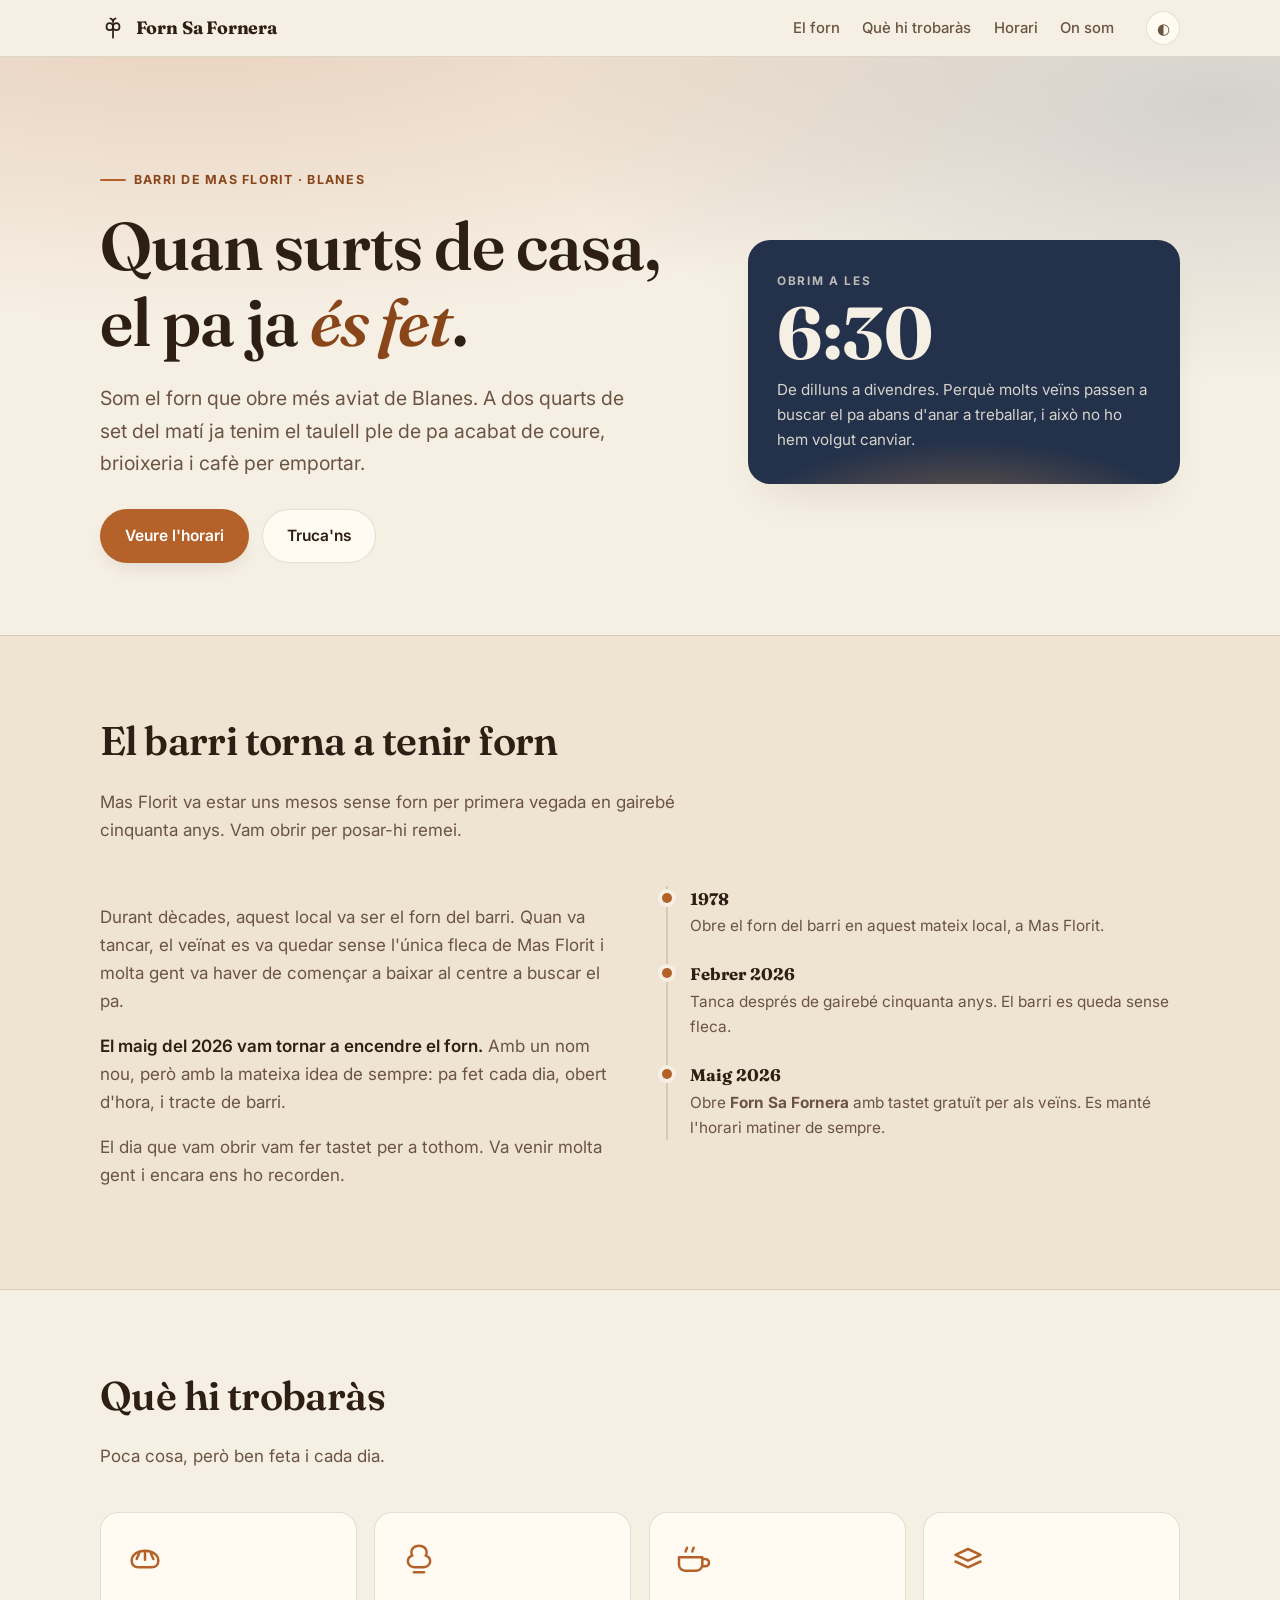
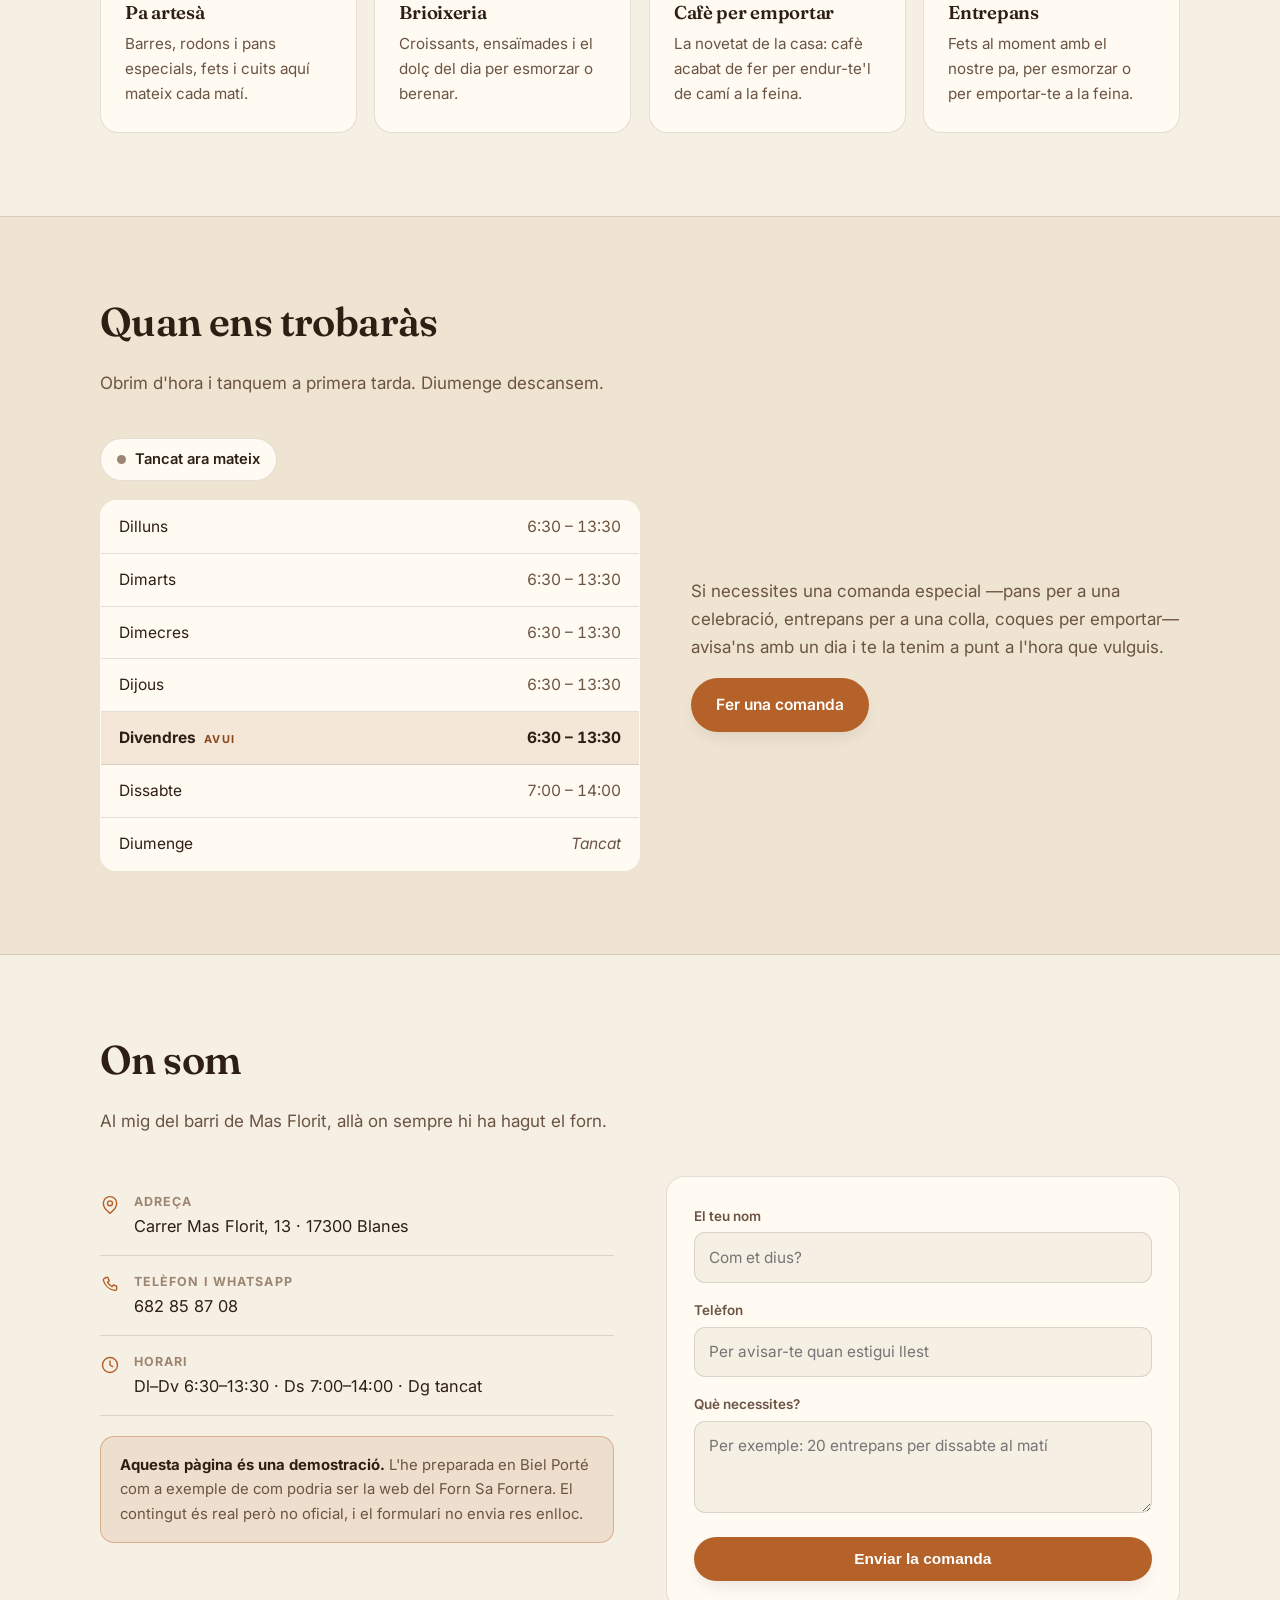
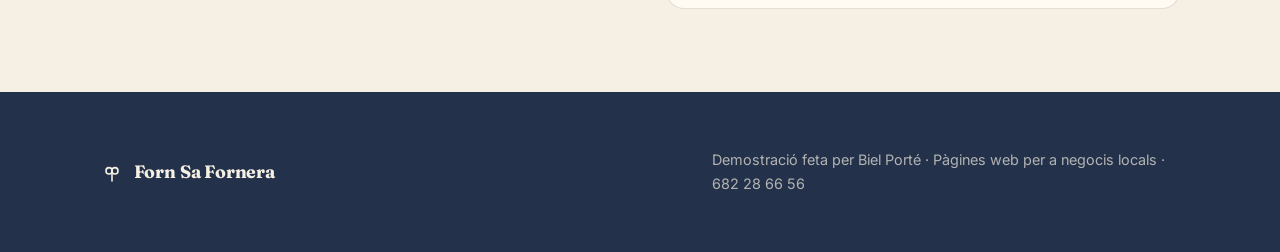
<file: sa-fornera/index.html>
<!doctype html>
<html lang="ca">
<head>
<!-- Pagina de demostracio d'un negoci real: fora dels cercadors -->
<meta name="robots" content="noindex, nofollow">
<meta charset="utf-8">
<meta name="viewport" content="width=device-width,initial-scale=1">
<title>Forn Sa Fornera — Blanes</title>
<meta name="description" content="El forn del barri de Mas Florit, a Blanes. Pa artesà, brioixeria i cafè des de les 6:30 del matí.">
<link rel="preconnect" href="https://fonts.googleapis.com">
<link rel="preconnect" href="https://fonts.gstatic.com" crossorigin>
<link href="https://fonts.googleapis.com/css2?family=Fraunces:ital,opsz,wght@0,9..144,400;0,9..144,600;0,9..144,700;1,9..144,500&family=Inter:wght@400;500;600;700&display=swap" rel="stylesheet">

<style>
  :root {
    --bg: #F6EFE4;
    --surface: #FFFAF2;
    --surface-alt: #EFE3D1;
    --ink: #2E1F14;
    --ink-soft: #6B5442;
    --ink-faint: #9C8672;
    --crust: #B4622A;
    --crust-deep: #8A461B;
    --night: #23324A;
    --on-dark: #F6EFE4;
    --line: rgba(46, 31, 20, 0.13);
    --shadow: rgba(46, 31, 20, 0.14);
  }

  @media (prefers-color-scheme: dark) {
    :root:not([data-theme="light"]) {
      --bg: #191310;
      --surface: #221A15;
      --surface-alt: #2C221B;
      --ink: #F3E9DC;
      --ink-soft: #C9B7A3;
      --ink-faint: #93806D;
      --crust: #E08D4C;
      --crust-deep: #F0A868;
      --night: #16202F;
      --on-dark: #F3E9DC;
      --line: rgba(243, 233, 220, 0.14);
      --shadow: rgba(0, 0, 0, 0.45);
    }
  }

  :root[data-theme="dark"] {
    --bg: #191310;
    --surface: #221A15;
    --surface-alt: #2C221B;
    --ink: #F3E9DC;
    --ink-soft: #C9B7A3;
    --ink-faint: #93806D;
    --crust: #E08D4C;
    --crust-deep: #F0A868;
    --night: #16202F;
    --on-dark: #F3E9DC;
    --line: rgba(243, 233, 220, 0.14);
    --shadow: rgba(0, 0, 0, 0.45);
  }

  * { box-sizing: border-box; }

  body {
    margin: 0;
    background: var(--bg);
    color: var(--ink);
    font-family: Inter, system-ui, -apple-system, "Segoe UI", sans-serif;
    font-size: 17px;
    line-height: 1.65;
    -webkit-font-smoothing: antialiased;
  }

  h1, h2, h3 {
    font-family: Fraunces, Georgia, "Times New Roman", serif;
    line-height: 1.12;
    margin: 0 0 .6em;
    font-weight: 600;
    letter-spacing: -0.015em;
  }

  a { color: inherit; }

  .wrap { width: min(1080px, 92vw); margin: 0 auto; }

  /* ---------- barra ---------- */
  header.bar {
    position: sticky; top: 0; z-index: 40;
    background: color-mix(in srgb, var(--bg) 88%, transparent);
    backdrop-filter: blur(10px);
    border-bottom: 1px solid var(--line);
  }
  .bar-in { display: flex; align-items: center; gap: 1rem; padding: .7rem 0; }
  .brand { display: flex; align-items: center; gap: .6rem; font-family: Fraunces, serif; font-weight: 700; font-size: 1.12rem; letter-spacing: -0.01em; }
  .brand svg { flex: none; }
  nav.links { margin-left: auto; display: flex; gap: 1.4rem; font-size: .93rem; font-weight: 500; }
  nav.links a { text-decoration: none; color: var(--ink-soft); }
  nav.links a:hover { color: var(--crust); }
  .theme-btn {
    margin-left: 1rem; border: 1px solid var(--line); background: var(--surface);
    color: var(--ink-soft); border-radius: 999px; width: 34px; height: 34px;
    cursor: pointer; font-size: .95rem; line-height: 1; display: grid; place-items: center;
  }
  .theme-btn:hover { color: var(--crust); border-color: var(--crust); }
  @media (max-width: 700px) { nav.links { display: none; } }

  /* ---------- hero ---------- */
  .hero { position: relative; overflow: hidden; padding: clamp(3rem, 9vw, 6.5rem) 0 clamp(2.5rem, 6vw, 4.5rem); }
  .hero::before {
    content: ""; position: absolute; inset: 0;
    background:
      radial-gradient(120% 90% at 15% -10%, color-mix(in srgb, var(--crust) 22%, transparent), transparent 62%),
      radial-gradient(90% 80% at 95% 8%, color-mix(in srgb, var(--night) 16%, transparent), transparent 60%);
    pointer-events: none;
  }
  .hero-in { position: relative; display: grid; grid-template-columns: 1.15fr .85fr; gap: clamp(2rem, 5vw, 4rem); align-items: center; }
  @media (max-width: 860px) { .hero-in { grid-template-columns: 1fr; } }

  .eyebrow {
    display: inline-flex; align-items: center; gap: .5rem;
    font-size: .78rem; font-weight: 700; letter-spacing: .1em; text-transform: uppercase;
    color: var(--crust-deep); margin-bottom: 1.1rem;
  }
  .eyebrow::before { content: ""; width: 26px; height: 2px; background: var(--crust); border-radius: 2px; }

  .hero h1 { font-size: clamp(2.4rem, 6.4vw, 4.2rem); margin-bottom: .35em; }
  .hero h1 em { font-style: italic; color: var(--crust-deep); }
  .lede { font-size: clamp(1.05rem, 2.2vw, 1.22rem); color: var(--ink-soft); max-width: 46ch; margin: 0 0 1.9rem; }

  .cta-row { display: flex; flex-wrap: wrap; gap: .8rem; align-items: center; }
  .btn {
    display: inline-flex; align-items: center; gap: .5rem;
    padding: .82rem 1.5rem; border-radius: 999px; text-decoration: none;
    font-weight: 600; font-size: .97rem; border: 1px solid transparent; transition: transform .15s ease;
  }
  .btn:hover { transform: translateY(-2px); }
  .btn-main { background: var(--crust); color: #fff; box-shadow: 0 8px 20px -8px var(--shadow); }
  .btn-ghost { border-color: var(--line); color: var(--ink); background: var(--surface); }

  /* rellotge del hero */
  .clock {
    position: relative; background: var(--night); color: var(--on-dark);
    border-radius: 22px; padding: 2rem 1.8rem; box-shadow: 0 22px 44px -22px var(--shadow);
    overflow: hidden;
  }
  .clock::after {
    content: ""; position: absolute; left: -20%; right: -20%; bottom: -60%; height: 90%;
    background: radial-gradient(closest-side, rgba(224,141,76,.42), transparent 72%);
  }
  .clock-label { position: relative; font-size: .74rem; letter-spacing: .14em; text-transform: uppercase; opacity: .72; font-weight: 700; }
  .clock-time { position: relative; font-family: Fraunces, serif; font-size: clamp(3.4rem, 9vw, 4.6rem); font-weight: 700; line-height: 1; margin: .25rem 0 .5rem; }
  .clock-note { position: relative; font-size: .95rem; opacity: .85; margin: 0; }

  /* ---------- seccions ---------- */
  section { padding: clamp(3rem, 7vw, 5.2rem) 0; }
  .sec-head { max-width: 56ch; margin-bottom: 2.6rem; }
  .sec-head h2 { font-size: clamp(1.7rem, 3.8vw, 2.5rem); }
  .sec-head p { color: var(--ink-soft); margin: 0; }

  .band { background: var(--surface-alt); border-top: 1px solid var(--line); border-bottom: 1px solid var(--line); }

  /* història */
  .story { display: grid; grid-template-columns: 1fr 1fr; gap: clamp(1.6rem, 4vw, 3.4rem); align-items: start; }
  @media (max-width: 800px) { .story { grid-template-columns: 1fr; } }
  .story p { color: var(--ink-soft); }
  .story p strong { color: var(--ink); font-weight: 600; }

  .timeline { border-left: 2px solid var(--line); padding-left: 1.4rem; display: grid; gap: 1.4rem; }
  .tl-item { position: relative; }
  .tl-item::before {
    content: ""; position: absolute; left: calc(-1.4rem - 6px); top: .45rem;
    width: 10px; height: 10px; border-radius: 50%; background: var(--crust);
    box-shadow: 0 0 0 4px var(--bg);
  }
  .tl-year { font-family: Fraunces, serif; font-weight: 700; font-size: 1.05rem; }
  .tl-text { color: var(--ink-soft); font-size: .96rem; }

  /* productes */
  .grid { display: grid; grid-template-columns: repeat(auto-fit, minmax(228px, 1fr)); gap: 1.1rem; }
  .card {
    background: var(--surface); border: 1px solid var(--line); border-radius: 18px;
    padding: 1.6rem 1.5rem; transition: transform .18s ease, box-shadow .18s ease;
  }
  .card:hover { transform: translateY(-4px); box-shadow: 0 16px 30px -18px var(--shadow); }
  .card h3 { font-size: 1.16rem; margin-bottom: .4em; }
  .card p { margin: 0; color: var(--ink-soft); font-size: .95rem; }
  .ico { width: 40px; height: 40px; margin-bottom: 1rem; color: var(--crust); }

  /* horari */
  .hours-wrap { display: grid; grid-template-columns: 1.05fr .95fr; gap: clamp(1.6rem, 4vw, 3.2rem); align-items: center; }
  @media (max-width: 800px) { .hours-wrap { grid-template-columns: 1fr; } }
  table.hours { width: 100%; border-collapse: collapse; background: var(--surface); border: 1px solid var(--line); border-radius: 16px; overflow: hidden; }
  table.hours td { padding: .82rem 1.15rem; border-bottom: 1px solid var(--line); font-size: .97rem; }
  table.hours tr:last-child td { border-bottom: none; }
  table.hours td:last-child { text-align: right; font-variant-numeric: tabular-nums; color: var(--ink-soft); }
  table.hours tr.today { background: color-mix(in srgb, var(--crust) 13%, transparent); }
  table.hours tr.today td { font-weight: 700; color: var(--ink); }
  .today-tag { font-size: .68rem; text-transform: uppercase; letter-spacing: .1em; color: var(--crust-deep); margin-left: .5rem; font-weight: 700; }
  .closed { color: var(--ink-faint); font-style: italic; }

  .status {
    display: inline-flex; align-items: center; gap: .55rem; padding: .5rem 1rem;
    border-radius: 999px; font-weight: 600; font-size: .92rem; margin-bottom: 1.2rem;
    background: var(--surface); border: 1px solid var(--line);
  }
  .dot { width: 9px; height: 9px; border-radius: 50%; background: var(--ink-faint); }
  .dot.open { background: #3F9D63; box-shadow: 0 0 0 4px rgba(63,157,99,.18); }

  /* contacte */
  .contact { display: grid; grid-template-columns: 1fr 1fr; gap: clamp(1.6rem, 4vw, 3.2rem); }
  @media (max-width: 800px) { .contact { grid-template-columns: 1fr; } }
  .info-line { display: flex; gap: .85rem; align-items: flex-start; padding: .95rem 0; border-bottom: 1px solid var(--line); }
  .info-line:last-child { border-bottom: none; }
  .info-line svg { flex: none; color: var(--crust); margin-top: .18rem; }
  .info-line strong { display: block; font-size: .78rem; text-transform: uppercase; letter-spacing: .09em; color: var(--ink-faint); font-weight: 700; }
  .info-line span, .info-line a { font-size: 1.02rem; text-decoration: none; }
  .info-line a:hover { color: var(--crust); }

  form { background: var(--surface); border: 1px solid var(--line); border-radius: 18px; padding: 1.7rem; }
  label { display: block; font-size: .84rem; font-weight: 600; margin-bottom: .35rem; color: var(--ink-soft); }
  input, textarea {
    width: 100%; padding: .72rem .9rem; margin-bottom: 1rem; font: inherit; font-size: .96rem;
    border: 1px solid var(--line); border-radius: 11px; background: var(--bg); color: var(--ink);
  }
  input:focus, textarea:focus { outline: 2px solid var(--crust); outline-offset: 1px; border-color: transparent; }
  textarea { resize: vertical; min-height: 92px; }
  .form-note { font-size: .85rem; color: var(--ink-faint); margin: .6rem 0 0; }

  .notice {
    background: color-mix(in srgb, var(--crust) 12%, transparent);
    border: 1px solid color-mix(in srgb, var(--crust) 38%, transparent);
    border-radius: 14px; padding: 1rem 1.2rem; font-size: .93rem; color: var(--ink-soft);
    margin-top: 1.2rem;
  }
  .notice strong { color: var(--ink); }

  footer { background: var(--night); color: var(--on-dark); padding: 2.6rem 0; margin-top: 0; }
  .foot-in { display: flex; flex-wrap: wrap; gap: 1rem; align-items: center; justify-content: space-between; font-size: .9rem; }
  footer .brand { color: var(--on-dark); }
  footer a { color: var(--on-dark); }
  .foot-note { opacity: .68; max-width: 52ch; }
</style>
</head>
<body>

<header class="bar">
  <div class="wrap bar-in">
    <div class="brand">
      <svg width="26" height="26" viewBox="0 0 24 24" fill="none" stroke="currentColor" stroke-width="1.6" stroke-linecap="round" aria-hidden="true">
        <path d="M12 21V8"/><path d="M12 11c0-2 1.4-3.4 3-3.4S18 9 18 11s-1.4 3-3 3-3-1-3-3Z"/>
        <path d="M12 11c0-2-1.4-3.4-3-3.4S6 9 6 11s1.4 3 3 3 3-1 3-3Z"/>
        <path d="M12 6.5c0-1.6 1-2.9 2.4-3.3M12 6.5c0-1.6-1-2.9-2.4-3.3"/>
      </svg>
      Forn Sa Fornera
    </div>
    <nav class="links">
      <a href="#historia">El forn</a>
      <a href="#productes">Què hi trobaràs</a>
      <a href="#horari">Horari</a>
      <a href="#contacte">On som</a>
    </nav>
    <button class="theme-btn" id="theme" aria-label="Canviar entre mode clar i fosc">◐</button>
  </div>
</header>

<section class="hero">
  <div class="wrap hero-in">
    <div>
      <span class="eyebrow">Barri de Mas Florit · Blanes</span>
      <h1>Quan surts de casa,<br>el pa ja <em>és fet</em>.</h1>
      <p class="lede">Som el forn que obre més aviat de Blanes. A dos quarts de set del matí ja tenim el taulell ple de pa acabat de coure, brioixeria i cafè per emportar.</p>
      <div class="cta-row">
        <a class="btn btn-main" href="#horari">Veure l'horari</a>
        <a class="btn btn-ghost" href="tel:+34682858708">Truca'ns</a>
      </div>
    </div>
    <div class="clock">
      <div class="clock-label">Obrim a les</div>
      <div class="clock-time">6:30</div>
      <p class="clock-note">De dilluns a divendres. Perquè molts veïns passen a buscar el pa abans d'anar a treballar, i això no ho hem volgut canviar.</p>
    </div>
  </div>
</section>

<section id="historia" class="band">
  <div class="wrap">
    <div class="sec-head">
      <h2>El barri torna a tenir forn</h2>
      <p>Mas Florit va estar uns mesos sense forn per primera vegada en gairebé cinquanta anys. Vam obrir per posar-hi remei.</p>
    </div>
    <div class="story">
      <div>
        <p>Durant dècades, aquest local va ser el forn del barri. Quan va tancar, el veïnat es va quedar sense l'única fleca de Mas Florit i molta gent va haver de començar a baixar al centre a buscar el pa.</p>
        <p><strong>El maig del 2026 vam tornar a encendre el forn.</strong> Amb un nom nou, però amb la mateixa idea de sempre: pa fet cada dia, obert d'hora, i tracte de barri.</p>
        <p>El dia que vam obrir vam fer tastet per a tothom. Va venir molta gent i encara ens ho recorden.</p>
      </div>
      <div class="timeline">
        <div class="tl-item">
          <div class="tl-year">1978</div>
          <div class="tl-text">Obre el forn del barri en aquest mateix local, a Mas Florit.</div>
        </div>
        <div class="tl-item">
          <div class="tl-year">Febrer 2026</div>
          <div class="tl-text">Tanca després de gairebé cinquanta anys. El barri es queda sense fleca.</div>
        </div>
        <div class="tl-item">
          <div class="tl-year">Maig 2026</div>
          <div class="tl-text">Obre <strong>Forn Sa Fornera</strong> amb tastet gratuït per als veïns. Es manté l'horari matiner de sempre.</div>
        </div>
      </div>
    </div>
  </div>
</section>

<section id="productes">
  <div class="wrap">
    <div class="sec-head">
      <h2>Què hi trobaràs</h2>
      <p>Poca cosa, però ben feta i cada dia.</p>
    </div>
    <div class="grid">
      <div class="card">
        <svg class="ico" viewBox="0 0 24 24" fill="none" stroke="currentColor" stroke-width="1.5" stroke-linecap="round" stroke-linejoin="round" aria-hidden="true">
          <path d="M4 13c0-3.3 3.6-6 8-6s8 2.7 8 6c0 2.2-1.4 4-4 4H8c-2.6 0-4-1.8-4-4Z"/>
          <path d="M8.5 8.5 7 12M12 8v4.5M15.5 8.5 17 12"/>
        </svg>
        <h3>Pa artesà</h3>
        <p>Barres, rodons i pans especials, fets i cuits aquí mateix cada matí.</p>
      </div>
      <div class="card">
        <svg class="ico" viewBox="0 0 24 24" fill="none" stroke="currentColor" stroke-width="1.5" stroke-linecap="round" stroke-linejoin="round" aria-hidden="true">
          <path d="M12 4c2.6 0 4.6 1.7 4.6 4 0 .8-.2 1.4-.6 2 1.6.5 2.7 1.8 2.7 3.4 0 2.1-1.9 3.6-4.3 3.6H9.6C7.2 17 5.3 15.5 5.3 13.4c0-1.6 1.1-2.9 2.7-3.4-.4-.6-.6-1.2-.6-2 0-2.3 2-4 4.6-4Z"/>
          <path d="M9 20h6"/>
        </svg>
        <h3>Brioixeria</h3>
        <p>Croissants, ensaïmades i el dolç del dia per esmorzar o berenar.</p>
      </div>
      <div class="card">
        <svg class="ico" viewBox="0 0 24 24" fill="none" stroke="currentColor" stroke-width="1.5" stroke-linecap="round" stroke-linejoin="round" aria-hidden="true">
          <path d="M3 11h14v4.5A3.5 3.5 0 0 1 13.5 19h-7A3.5 3.5 0 0 1 3 15.5V11Z"/>
          <path d="M17 12h1.8a2.2 2.2 0 1 1 0 4.4H17"/>
          <path d="M7 7.5c0-1 .8-1.4.8-2.3M11 7.5c0-1 .8-1.4.8-2.3"/>
        </svg>
        <h3>Cafè per emportar</h3>
        <p>La novetat de la casa: cafè acabat de fer per endur-te'l de camí a la feina.</p>
      </div>
      <div class="card">
        <svg class="ico" viewBox="0 0 24 24" fill="none" stroke="currentColor" stroke-width="1.5" stroke-linecap="round" stroke-linejoin="round" aria-hidden="true">
          <path d="M4.5 9.5 12 6l7.5 3.5-7.5 3.5-7.5-3.5Z"/>
          <path d="M4.5 13.5 12 17l7.5-3.5"/>
        </svg>
        <h3>Entrepans</h3>
        <p>Fets al moment amb el nostre pa, per esmorzar o per emportar-te a la feina.</p>
      </div>
    </div>
  </div>
</section>

<section id="horari" class="band">
  <div class="wrap">
    <div class="sec-head">
      <h2>Quan ens trobaràs</h2>
      <p>Obrim d'hora i tanquem a primera tarda. Diumenge descansem.</p>
    </div>
    <div class="hours-wrap">
      <div>
        <div class="status"><span class="dot" id="dot"></span><span id="status-text">Consulta l'horari</span></div>
        <table class="hours">
          <tbody>
            <tr data-day="1"><td>Dilluns</td><td>6:30 – 13:30</td></tr>
            <tr data-day="2"><td>Dimarts</td><td>6:30 – 13:30</td></tr>
            <tr data-day="3"><td>Dimecres</td><td>6:30 – 13:30</td></tr>
            <tr data-day="4"><td>Dijous</td><td>6:30 – 13:30</td></tr>
            <tr data-day="5"><td>Divendres</td><td>6:30 – 13:30</td></tr>
            <tr data-day="6"><td>Dissabte</td><td>7:00 – 14:00</td></tr>
            <tr data-day="0"><td>Diumenge</td><td class="closed">Tancat</td></tr>
          </tbody>
        </table>
      </div>
      <div>
        <p style="color: var(--ink-soft); margin-top: 0;">Si necessites una comanda especial —pans per a una celebració, entrepans per a una colla, coques per emportar— avisa'ns amb un dia i te la tenim a punt a l'hora que vulguis.</p>
        <a class="btn btn-main" href="#contacte">Fer una comanda</a>
      </div>
    </div>
  </div>
</section>

<section id="contacte">
  <div class="wrap">
    <div class="sec-head">
      <h2>On som</h2>
      <p>Al mig del barri de Mas Florit, allà on sempre hi ha hagut el forn.</p>
    </div>
    <div class="contact">
      <div>
        <div class="info-line">
          <svg width="20" height="20" viewBox="0 0 24 24" fill="none" stroke="currentColor" stroke-width="1.7" stroke-linecap="round" stroke-linejoin="round"><path d="M20 10c0 6-8 12-8 12s-8-6-8-12a8 8 0 0 1 16 0Z"/><circle cx="12" cy="10" r="3"/></svg>
          <div><strong>Adreça</strong><span>Carrer Mas Florit, 13 · 17300 Blanes</span></div>
        </div>
        <div class="info-line">
          <svg width="20" height="20" viewBox="0 0 24 24" fill="none" stroke="currentColor" stroke-width="1.7" stroke-linecap="round" stroke-linejoin="round"><path d="M6.5 3h3l1.5 4-2 1.5a12 12 0 0 0 5.5 5.5L16 12l4 1.5v3a2 2 0 0 1-2.2 2A16.5 16.5 0 0 1 4 6.2 2 2 0 0 1 6 4Z"/></svg>
          <div><strong>Telèfon i WhatsApp</strong><a href="tel:+34682858708">682 85 87 08</a></div>
        </div>
        <div class="info-line">
          <svg width="20" height="20" viewBox="0 0 24 24" fill="none" stroke="currentColor" stroke-width="1.7" stroke-linecap="round" stroke-linejoin="round"><circle cx="12" cy="12" r="9"/><path d="M12 7v5l3.2 1.9"/></svg>
          <div><strong>Horari</strong><span>Dl–Dv 6:30–13:30 · Ds 7:00–14:00 · Dg tancat</span></div>
        </div>
        <div class="notice">
          <strong>Aquesta pàgina és una demostració.</strong> L'he preparada en Biel Porté com a exemple de com podria ser la web del Forn Sa Fornera. El contingut és real però no oficial, i el formulari no envia res enlloc.
        </div>
      </div>
      <form onsubmit="event.preventDefault(); document.getElementById('sent').hidden = false;">
        <label for="nom">El teu nom</label>
        <input id="nom" name="nom" type="text" placeholder="Com et dius?" required>
        <label for="tel">Telèfon</label>
        <input id="tel" name="tel" type="tel" placeholder="Per avisar-te quan estigui llest">
        <label for="msg">Què necessites?</label>
        <textarea id="msg" name="msg" placeholder="Per exemple: 20 entrepans per dissabte al matí"></textarea>
        <button class="btn btn-main" type="submit" style="border:none; cursor:pointer; width:100%; justify-content:center;">Enviar la comanda</button>
        <p class="form-note" id="sent" hidden>Gràcies! En una web real, aquest missatge arribaria al forn. Aquí no s'envia enlloc: és una demostració.</p>
      </form>
    </div>
  </div>
</section>

<footer>
  <div class="wrap foot-in">
    <div class="brand">
      <svg width="24" height="24" viewBox="0 0 24 24" fill="none" stroke="currentColor" stroke-width="1.6" stroke-linecap="round" aria-hidden="true">
        <path d="M12 21V8"/><path d="M12 11c0-2 1.4-3.4 3-3.4S18 9 18 11s-1.4 3-3 3-3-1-3-3Z"/>
        <path d="M12 11c0-2-1.4-3.4-3-3.4S6 9 6 11s1.4 3 3 3 3-1 3-3Z"/>
      </svg>
      Forn Sa Fornera
    </div>
    <p class="foot-note">Demostració feta per Biel Porté · Pàgines web per a negocis locals · 682 28 66 56</p>
  </div>
</footer>

<script>
  // Tema clar/fosc
  var root = document.documentElement;
  var btn = document.getElementById('theme');
  try {
    var saved = localStorage.getItem('sf-theme');
    if (saved) root.setAttribute('data-theme', saved);
  } catch (e) {}
  btn.addEventListener('click', function () {
    var isDark = root.getAttribute('data-theme') === 'dark' ||
      (!root.getAttribute('data-theme') && window.matchMedia('(prefers-color-scheme: dark)').matches);
    var next = isDark ? 'light' : 'dark';
    root.setAttribute('data-theme', next);
    try { localStorage.setItem('sf-theme', next); } catch (e) {}
  });

  // Marcar el dia d'avui i dir si som oberts
  (function () {
    var HOURS = { 1: [390, 810], 2: [390, 810], 3: [390, 810], 4: [390, 810], 5: [390, 810], 6: [420, 840], 0: null };
    var now = new Date();
    var day = now.getDay();
    var mins = now.getHours() * 60 + now.getMinutes();

    var row = document.querySelector('tr[data-day="' + day + '"]');
    if (row) {
      row.classList.add('today');
      var tag = document.createElement('span');
      tag.className = 'today-tag';
      tag.textContent = 'Avui';
      row.cells[0].appendChild(tag);
    }

    var today = HOURS[day];
    var open = today && mins >= today[0] && mins < today[1];
    document.getElementById('dot').className = 'dot' + (open ? ' open' : '');
    document.getElementById('status-text').textContent = open
      ? 'Obert ara mateix'
      : (day === 0 ? 'Avui tancat · obrim dilluns a les 6:30' : 'Tancat ara mateix');
  })();
</script>

</body>
</html>
</file>
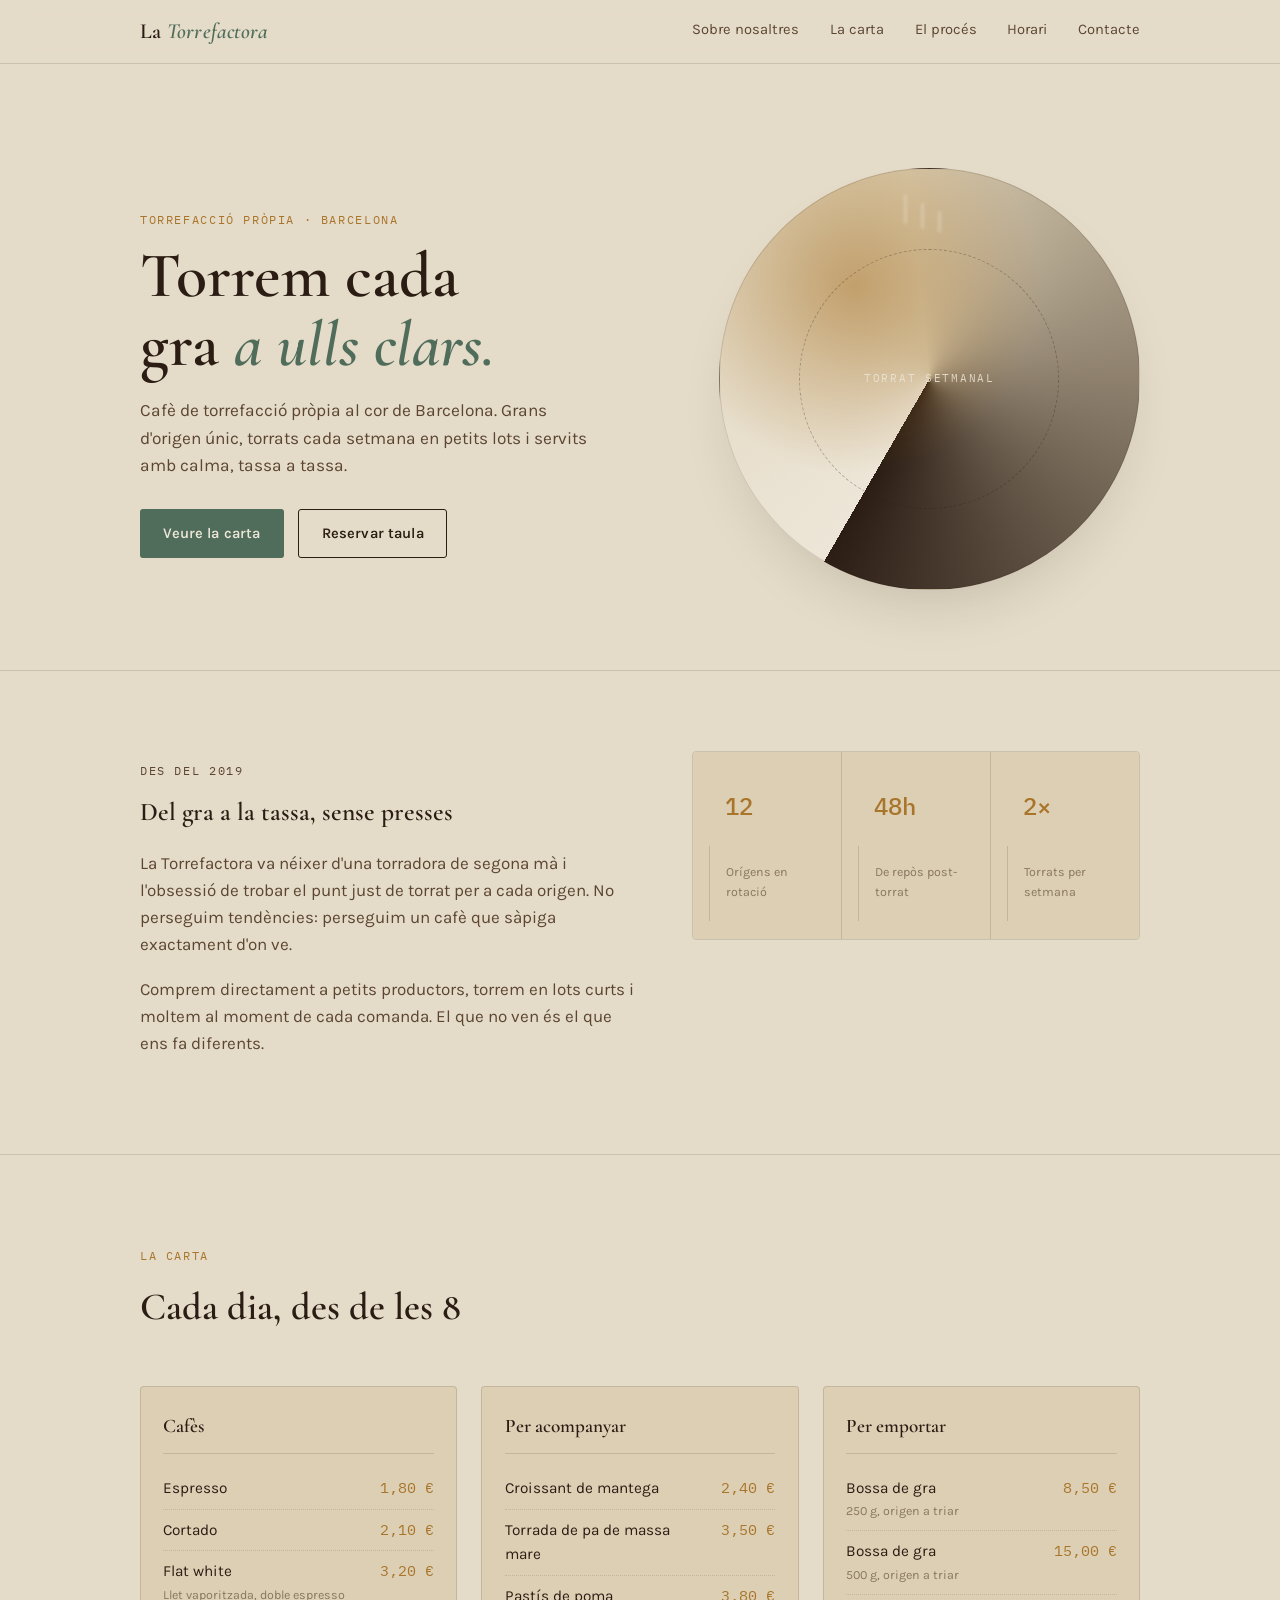
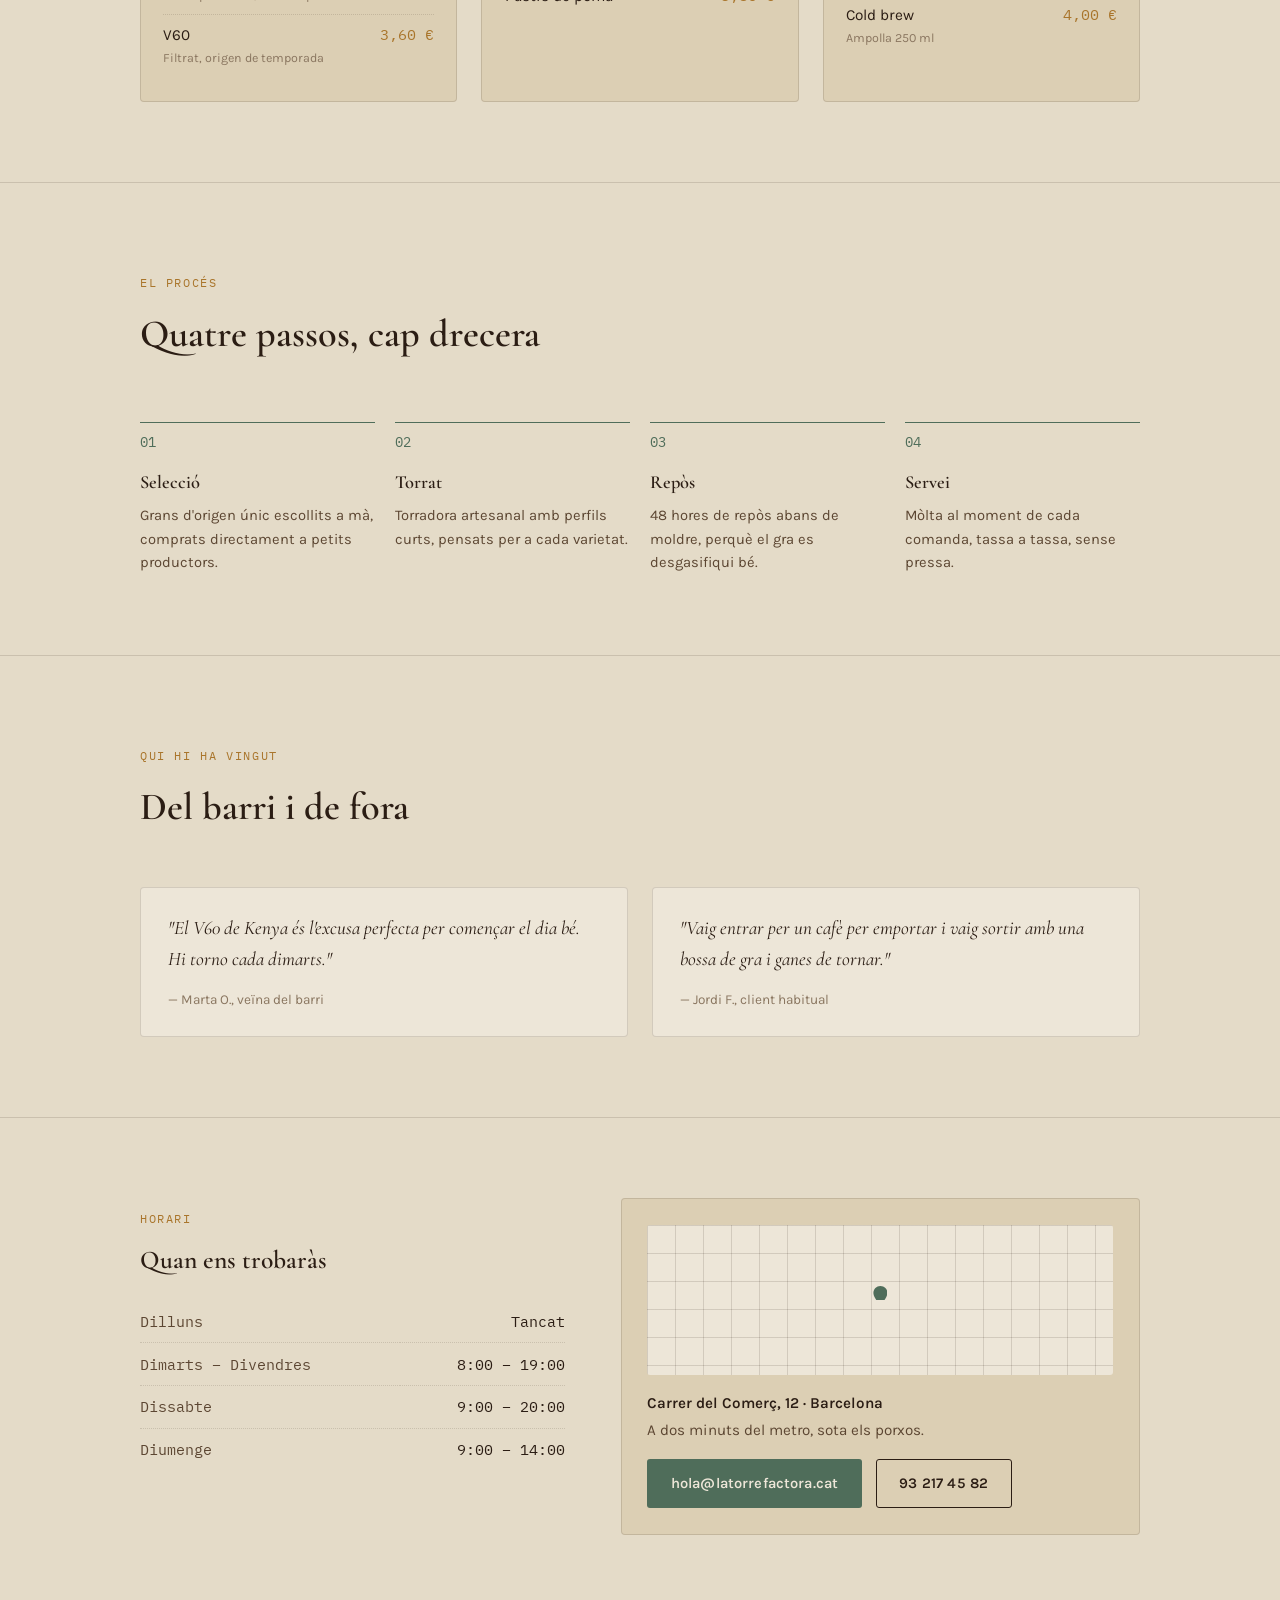
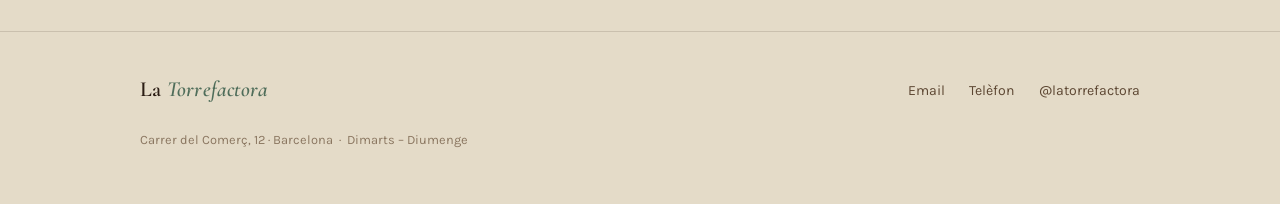
<file: torrefactora/index.html>
<!doctype html>
<html lang="ca">
<head>
<meta charset="utf-8">
<meta name="viewport" content="width=device-width,initial-scale=1">
<title>La Torrefactora</title>
<link rel="preconnect" href="https://fonts.googleapis.com">
<link rel="preconnect" href="https://fonts.gstatic.com" crossorigin>
<link href="https://fonts.googleapis.com/css2?family=Cormorant+Garamond:ital,wght@0,400;0,500;0,600;1,500&family=Karla:wght@400;500;600;700&family=IBM+Plex+Mono:wght@400;500&display=swap" rel="stylesheet">

<style>
  :root {
    --bg: #E4DBC8;
    --surface: #DCCFB4;
    --surface-raised: #EDE6D8;
    --ink: #2B1D14;
    --ink-soft: #5C4632;
    --ink-faint: #8A7660;
    --accent: #4F6D5A;
    --accent-ink: #EDE6D8;
    --brass: #A9752B;
    --line: rgba(43, 29, 20, 0.14);
    --shadow: rgba(43, 29, 20, 0.18);
  }

  @media (prefers-color-scheme: dark) {
    :root:not([data-theme="light"]) {
      --bg: #1E1712;
      --surface: #29201A;
      --surface-raised: #322721;
      --ink: #EDE6D8;
      --ink-soft: #C9BBA4;
      --ink-faint: #8E7C67;
      --accent: #7FA38C;
      --accent-ink: #16211B;
      --brass: #D3A25C;
      --line: rgba(237, 230, 216, 0.14);
      --shadow: rgba(0, 0, 0, 0.4);
    }
  }

  :root[data-theme="dark"] {
    --bg: #1E1712;
    --surface: #29201A;
    --surface-raised: #322721;
    --ink: #EDE6D8;
    --ink-soft: #C9BBA4;
    --ink-faint: #8E7C67;
    --accent: #7FA38C;
    --accent-ink: #16211B;
    --brass: #D3A25C;
    --line: rgba(237, 230, 216, 0.14);
    --shadow: rgba(0, 0, 0, 0.4);
  }

  * { box-sizing: border-box; }

  body {
    margin: 0;
    background: var(--bg);
    color: var(--ink);
    font-family: "Karla", ui-sans-serif, system-ui, sans-serif;
    font-size: 17px;
    line-height: 1.6;
    -webkit-font-smoothing: antialiased;
  }

  h1, h2, h3 {
    font-family: "Cormorant Garamond", "Iowan Old Style", ui-serif, Georgia, serif;
    font-weight: 600;
    text-wrap: balance;
    margin: 0;
    color: var(--ink);
  }

  a { color: inherit; }

  .mono {
    font-family: "IBM Plex Mono", ui-monospace, SFMono-Regular, monospace;
    font-variant-numeric: tabular-nums;
  }

  .wrap {
    max-width: 1080px;
    margin: 0 auto;
    padding-inline: clamp(1.25rem, 4vw, 2.5rem);
  }

  .eyebrow {
    font-family: "IBM Plex Mono", monospace;
    font-size: 0.72rem;
    letter-spacing: 0.14em;
    text-transform: uppercase;
    color: var(--brass);
  }

  /* ---- nav ---- */
  header.site {
    position: sticky;
    top: 0;
    z-index: 20;
    backdrop-filter: blur(10px);
    background: color-mix(in srgb, var(--bg) 82%, transparent);
    border-bottom: 1px solid var(--line);
  }
  .nav-row {
    display: flex;
    align-items: center;
    justify-content: space-between;
    gap: 1rem;
    padding-block: 0.9rem;
  }
  .wordmark {
    font-family: "Cormorant Garamond", serif;
    font-size: 1.35rem;
    font-weight: 600;
    letter-spacing: 0.01em;
    text-decoration: none;
  }
  .wordmark em {
    font-style: italic;
    color: var(--accent);
  }
  nav.links {
    display: flex;
    gap: clamp(1rem, 2.4vw, 2rem);
    list-style: none;
    margin: 0;
    padding: 0;
  }
  nav.links a {
    text-decoration: none;
    font-size: 0.92rem;
    color: var(--ink-soft);
    border-bottom: 1px solid transparent;
    padding-bottom: 2px;
    transition: color 0.15s ease, border-color 0.15s ease;
  }
  nav.links a:hover, nav.links a:focus-visible { color: var(--accent); border-color: var(--accent); }
  #nav-toggle { display: none; }
  .nav-burger { display: none; }

  /* ---- hero ---- */
  .hero {
    position: relative;
    padding-block: clamp(3.5rem, 10vw, 6.5rem) clamp(3rem, 8vw, 5rem);
    overflow: hidden;
  }
  .hero-grid {
    display: grid;
    grid-template-columns: 1.1fr 0.9fr;
    gap: clamp(2rem, 5vw, 4rem);
    align-items: center;
  }
  .hero h1 {
    font-size: clamp(2.4rem, 5.4vw, 4rem);
    line-height: 1.08;
  }
  .hero h1 em { font-style: italic; color: var(--accent); }
  .hero p.lede {
    margin-top: 1.1rem;
    max-width: 46ch;
    color: var(--ink-soft);
    font-size: 1.08rem;
  }
  .cta-row {
    display: flex;
    flex-wrap: wrap;
    gap: 0.9rem;
    margin-top: 1.8rem;
  }
  .btn {
    display: inline-flex;
    align-items: center;
    gap: 0.5rem;
    padding: 0.75rem 1.4rem;
    border-radius: 3px;
    text-decoration: none;
    font-size: 0.92rem;
    font-weight: 600;
    letter-spacing: 0.01em;
    border: 1px solid transparent;
    transition: transform 0.15s ease, background 0.15s ease, border-color 0.15s ease;
  }
  .btn:hover { transform: translateY(-1px); }
  .btn-solid { background: var(--accent); color: var(--accent-ink); }
  .btn-solid:hover { background: color-mix(in srgb, var(--accent) 88%, black); }
  .btn-line { border-color: var(--ink); color: var(--ink); }
  .btn-line:hover { border-color: var(--accent); color: var(--accent); }

  .roast-mark {
    position: relative;
    aspect-ratio: 1;
    border-radius: 50%;
    background:
      radial-gradient(circle at 32% 28%, color-mix(in srgb, var(--brass) 55%, transparent), transparent 45%),
      conic-gradient(from 210deg, var(--surface-raised), var(--surface) 40%, var(--ink) 100%);
    border: 1px solid var(--line);
    display: grid;
    place-items: center;
    box-shadow: 0 30px 60px -25px var(--shadow);
  }
  .roast-mark .ring {
    width: 62%;
    aspect-ratio: 1;
    border-radius: 50%;
    border: 1px dashed color-mix(in srgb, var(--ink) 30%, transparent);
    display: grid;
    place-items: center;
    text-align: center;
  }
  .roast-mark .ring span {
    font-family: "IBM Plex Mono", monospace;
    font-size: 0.68rem;
    letter-spacing: 0.16em;
    text-transform: uppercase;
    color: var(--surface-raised);
    opacity: 0.85;
  }
  .steam {
    position: absolute;
    width: 3px;
    border-radius: 3px;
    background: color-mix(in srgb, var(--surface-raised) 70%, transparent);
    opacity: 0.5;
    filter: blur(1.5px);
    animation: rise 4.5s ease-in-out infinite;
  }
  .steam.s1 { height: 30px; top: 6%; left: 44%; animation-delay: 0s; }
  .steam.s2 { height: 22px; top: 10%; left: 52%; animation-delay: 1.3s; }
  .steam.s3 { height: 26px; top: 8%; left: 48%; animation-delay: 2.6s; }
  @keyframes rise {
    0% { transform: translateY(0) scaleY(0.7); opacity: 0; }
    30% { opacity: 0.55; }
    100% { transform: translateY(-34px) scaleY(1.15); opacity: 0; }
  }
  @media (prefers-reduced-motion: reduce) {
    .steam { animation: none; opacity: 0.3; }
  }

  /* ---- sections generic ---- */
  section { padding-block: clamp(3rem, 7vw, 5rem); }
  .section-head { max-width: 60ch; margin-bottom: clamp(2rem, 5vw, 3rem); }
  .section-head h2 { font-size: clamp(1.8rem, 3.4vw, 2.4rem); margin-top: 0.4rem; }
  .divider { border: none; border-top: 1px solid var(--line); margin: 0; }

  /* ---- about ---- */
  .about-grid {
    display: grid;
    grid-template-columns: 1.05fr 0.95fr;
    gap: clamp(2rem, 5vw, 3.5rem);
    align-items: start;
  }
  .about-grid p { color: var(--ink-soft); max-width: 58ch; }
  .about-grid p + p { margin-top: 1rem; }
  .stat-strip {
    display: grid;
    grid-template-columns: repeat(3, 1fr);
    border: 1px solid var(--line);
    border-radius: 4px;
    overflow: hidden;
  }
  .stat-strip div {
    padding: 1.1rem 1rem;
    border-left: 1px solid var(--line);
    background: var(--surface);
  }
  .stat-strip div:first-child { border-left: none; }
  .stat-strip .num { font-size: 1.5rem; font-weight: 500; color: var(--brass); }
  .stat-strip .label { font-size: 0.78rem; color: var(--ink-faint); margin-top: 0.2rem; }

  /* ---- menu ---- */
  .menu-grid {
    display: grid;
    grid-template-columns: repeat(3, 1fr);
    gap: 1.5rem;
  }
  .menu-card {
    background: var(--surface);
    border: 1px solid var(--line);
    border-radius: 4px;
    padding: 1.5rem 1.4rem;
  }
  .menu-card h3 {
    font-size: 1.2rem;
    padding-bottom: 0.7rem;
    border-bottom: 1px solid var(--line);
    margin-bottom: 0.9rem;
  }
  .menu-item {
    display: flex;
    justify-content: space-between;
    align-items: baseline;
    gap: 0.75rem;
    padding-block: 0.5rem;
  }
  .menu-item + .menu-item { border-top: 1px dotted var(--line); }
  .menu-item .name { font-size: 0.96rem; }
  .menu-item .name small { display: block; color: var(--ink-faint); font-size: 0.78rem; margin-top: 0.1rem; }
  .menu-item .price { color: var(--brass); font-size: 0.92rem; white-space: nowrap; }

  /* ---- process ---- */
  .process-grid {
    display: grid;
    grid-template-columns: repeat(4, 1fr);
    gap: 1.25rem;
  }
  .process-card { padding-top: 0.5rem; }
  .process-card .idx {
    font-family: "IBM Plex Mono", monospace;
    font-size: 0.85rem;
    color: var(--accent);
    border-top: 1px solid var(--accent);
    padding-top: 0.6rem;
    display: block;
    margin-bottom: 0.9rem;
  }
  .process-card h3 { font-size: 1.15rem; margin-bottom: 0.4rem; }
  .process-card p { color: var(--ink-soft); font-size: 0.92rem; margin: 0; }

  /* ---- testimonials ---- */
  .testi-grid {
    display: grid;
    grid-template-columns: repeat(2, 1fr);
    gap: 1.5rem;
  }
  .testi-card {
    background: var(--surface-raised);
    border: 1px solid var(--line);
    border-radius: 4px;
    padding: 1.6rem 1.7rem;
  }
  .testi-card p.quote {
    font-family: "Cormorant Garamond", serif;
    font-style: italic;
    font-size: 1.2rem;
    color: var(--ink);
    margin: 0 0 0.9rem;
  }
  .testi-card p.attr { margin: 0; font-size: 0.85rem; color: var(--ink-faint); }

  /* ---- hours + location ---- */
  .visit-grid {
    display: grid;
    grid-template-columns: 0.9fr 1.1fr;
    gap: clamp(2rem, 5vw, 3.5rem);
  }
  table.hours { width: 100%; border-collapse: collapse; }
  table.hours td { padding: 0.55rem 0; border-top: 1px dotted var(--line); font-size: 0.95rem; }
  table.hours tr:first-child td { border-top: none; }
  table.hours td.day { color: var(--ink-soft); }
  table.hours td.time { text-align: right; }

  .map-card {
    border: 1px solid var(--line);
    border-radius: 4px;
    background: var(--surface);
    padding: 1.6rem;
    display: grid;
    gap: 1rem;
  }
  .map-illustration {
    height: 150px;
    border-radius: 3px;
    position: relative;
    background:
      linear-gradient(var(--line) 1px, transparent 1px) 0 0 / 28px 28px,
      linear-gradient(90deg, var(--line) 1px, transparent 1px) 0 0 / 28px 28px,
      var(--surface-raised);
    overflow: hidden;
  }
  .map-illustration::after {
    content: "";
    position: absolute;
    left: 50%; top: 50%;
    width: 14px; height: 14px;
    transform: translate(-50%, -100%);
    background: var(--accent);
    clip-path: path("M7 0C3 0 0 3 0 7c0 5 7 12 7 12s7-7 7-12c0-4-3-7-7-7z");
  }
  .addr { font-size: 0.95rem; color: var(--ink-soft); }
  .addr strong { color: var(--ink); display: block; margin-bottom: 0.2rem; font-weight: 600; }

  /* ---- footer ---- */
  footer.site {
    border-top: 1px solid var(--line);
    padding-block: 2.5rem;
    margin-top: 1rem;
  }
  .footer-row {
    display: flex;
    justify-content: space-between;
    align-items: center;
    flex-wrap: wrap;
    gap: 1rem;
  }
  .footer-links { display: flex; gap: 1.5rem; list-style: none; padding: 0; margin: 0; }
  .footer-links a { text-decoration: none; color: var(--ink-soft); font-size: 0.88rem; }
  .footer-links a:hover { color: var(--accent); }
  .copyline { font-size: 0.8rem; color: var(--ink-faint); margin-top: 1.5rem; }

  @media (max-width: 760px) {
    nav.links { display: none; }
    .hero-grid { grid-template-columns: 1fr; }
    .roast-mark { max-width: 240px; margin-inline: auto; order: -1; }
    .about-grid, .visit-grid { grid-template-columns: 1fr; }
    .menu-grid { grid-template-columns: 1fr; }
    .process-grid { grid-template-columns: repeat(2, 1fr); }
    .testi-grid { grid-template-columns: 1fr; }
    .stat-strip { grid-template-columns: 1fr; }
    .stat-strip div { border-left: none; border-top: 1px solid var(--line); }
    .stat-strip div:first-child { border-top: none; }
  }
</style>
</head>
<body>

<header class="site">
  <div class="wrap nav-row">
    <a class="wordmark" href="#inici">La <em>Torrefactora</em></a>
    <nav class="links">
      <a href="#sobre">Sobre nosaltres</a>
      <a href="#carta">La carta</a>
      <a href="#proces">El procés</a>
      <a href="#horari">Horari</a>
      <a href="#contacte">Contacte</a>
    </nav>
  </div>
</header>

<main>
  <section class="hero" id="inici">
    <div class="wrap hero-grid">
      <div>
        <p class="eyebrow">Torrefacció pròpia · Barcelona</p>
        <h1>Torrem cada gra <em>a ulls clars.</em></h1>
        <p class="lede">Cafè de torrefacció pròpia al cor de Barcelona. Grans d'origen únic, torrats cada setmana en petits lots i servits amb calma, tassa a tassa.</p>
        <div class="cta-row">
          <a class="btn btn-solid" href="#carta">Veure la carta</a>
          <a class="btn btn-line" href="#contacte">Reservar taula</a>
        </div>
      </div>
      <div class="roast-mark" aria-hidden="true">
        <span class="steam s1"></span>
        <span class="steam s2"></span>
        <span class="steam s3"></span>
        <div class="ring"><span>Torrat&nbsp;setmanal</span></div>
      </div>
    </div>
  </section>

  <hr class="divider">

  <section id="sobre">
    <div class="wrap about-grid">
      <div>
        <p class="eyebrow">Des del 2019</p>
        <h2>Del gra a la tassa, sense presses</h2>
        <p>La Torrefactora va néixer d'una torradora de segona mà i l'obsessió de trobar el punt just de torrat per a cada origen. No perseguim tendències: perseguim un cafè que sàpiga exactament d'on ve.</p>
        <p>Comprem directament a petits productors, torrem en lots curts i moltem al moment de cada comanda. El que no ven és el que ens fa diferents.</p>
      </div>
      <div class="stat-strip">
        <div><div class="num mono">12</div><div class="label">Orígens en rotació</div></div>
        <div><div class="num mono">48h</div><div class="label">De repòs post-torrat</div></div>
        <div><div class="num mono">2×</div><div class="label">Torrats per setmana</div></div>
      </div>
    </div>
  </section>

  <hr class="divider">

  <section id="carta">
    <div class="wrap">
      <div class="section-head">
        <p class="eyebrow">La carta</p>
        <h2>Cada dia, des de les 8</h2>
      </div>
      <div class="menu-grid">
        <div class="menu-card">
          <h3>Cafès</h3>
          <div class="menu-item"><span class="name">Espresso</span><span class="price mono">1,80&nbsp;€</span></div>
          <div class="menu-item"><span class="name">Cortado</span><span class="price mono">2,10&nbsp;€</span></div>
          <div class="menu-item"><span class="name">Flat white<small>Llet vaporitzada, doble espresso</small></span><span class="price mono">3,20&nbsp;€</span></div>
          <div class="menu-item"><span class="name">V60<small>Filtrat, origen de temporada</small></span><span class="price mono">3,60&nbsp;€</span></div>
        </div>
        <div class="menu-card">
          <h3>Per acompanyar</h3>
          <div class="menu-item"><span class="name">Croissant de mantega</span><span class="price mono">2,40&nbsp;€</span></div>
          <div class="menu-item"><span class="name">Torrada de pa de massa mare</span><span class="price mono">3,50&nbsp;€</span></div>
          <div class="menu-item"><span class="name">Pastís de poma</span><span class="price mono">3,80&nbsp;€</span></div>
        </div>
        <div class="menu-card">
          <h3>Per emportar</h3>
          <div class="menu-item"><span class="name">Bossa de gra<small>250 g, origen a triar</small></span><span class="price mono">8,50&nbsp;€</span></div>
          <div class="menu-item"><span class="name">Bossa de gra<small>500 g, origen a triar</small></span><span class="price mono">15,00&nbsp;€</span></div>
          <div class="menu-item"><span class="name">Cold brew<small>Ampolla 250 ml</small></span><span class="price mono">4,00&nbsp;€</span></div>
        </div>
      </div>
    </div>
  </section>

  <hr class="divider">

  <section id="proces">
    <div class="wrap">
      <div class="section-head">
        <p class="eyebrow">El procés</p>
        <h2>Quatre passos, cap drecera</h2>
      </div>
      <div class="process-grid">
        <div class="process-card">
          <span class="idx mono">01</span>
          <h3>Selecció</h3>
          <p>Grans d'origen únic escollits a mà, comprats directament a petits productors.</p>
        </div>
        <div class="process-card">
          <span class="idx mono">02</span>
          <h3>Torrat</h3>
          <p>Torradora artesanal amb perfils curts, pensats per a cada varietat.</p>
        </div>
        <div class="process-card">
          <span class="idx mono">03</span>
          <h3>Repòs</h3>
          <p>48 hores de repòs abans de moldre, perquè el gra es desgasifiqui bé.</p>
        </div>
        <div class="process-card">
          <span class="idx mono">04</span>
          <h3>Servei</h3>
          <p>Mòlta al moment de cada comanda, tassa a tassa, sense pressa.</p>
        </div>
      </div>
    </div>
  </section>

  <hr class="divider">

  <section id="testimonis">
    <div class="wrap">
      <div class="section-head">
        <p class="eyebrow">Qui hi ha vingut</p>
        <h2>Del barri i de fora</h2>
      </div>
      <div class="testi-grid">
        <div class="testi-card">
          <p class="quote">"El V60 de Kenya és l'excusa perfecta per començar el dia bé. Hi torno cada dimarts."</p>
          <p class="attr">— Marta O., veïna del barri</p>
        </div>
        <div class="testi-card">
          <p class="quote">"Vaig entrar per un cafè per emportar i vaig sortir amb una bossa de gra i ganes de tornar."</p>
          <p class="attr">— Jordi F., client habitual</p>
        </div>
      </div>
    </div>
  </section>

  <hr class="divider">

  <section id="horari">
    <div class="wrap visit-grid">
      <div>
        <p class="eyebrow">Horari</p>
        <h2 style="margin-bottom: 1.2rem;">Quan ens trobaràs</h2>
        <table class="hours mono">
          <tr><td class="day">Dilluns</td><td class="time">Tancat</td></tr>
          <tr><td class="day">Dimarts – Divendres</td><td class="time">8:00 – 19:00</td></tr>
          <tr><td class="day">Dissabte</td><td class="time">9:00 – 20:00</td></tr>
          <tr><td class="day">Diumenge</td><td class="time">9:00 – 14:00</td></tr>
        </table>
      </div>
      <div class="map-card" id="contacte">
        <div class="map-illustration" aria-hidden="true"></div>
        <div class="addr">
          <strong>Carrer del Comerç, 12 · Barcelona</strong>
          A dos minuts del metro, sota els porxos.
        </div>
        <div class="cta-row" style="margin-top: 0;">
          <a class="btn btn-solid" href="mailto:hola@latorrefactora.cat">hola@latorrefactora.cat</a>
          <a class="btn btn-line" href="tel:+34932174582">93 217 45 82</a>
        </div>
      </div>
    </div>
  </section>
</main>

<footer class="site">
  <div class="wrap">
    <div class="footer-row">
      <a class="wordmark" href="#inici">La <em>Torrefactora</em></a>
      <ul class="footer-links">
        <li><a href="mailto:hola@latorrefactora.cat">Email</a></li>
        <li><a href="tel:+34932174582">Telèfon</a></li>
        <li><a href="#">@latorrefactora</a></li>
      </ul>
    </div>
    <p class="copyline">Carrer del Comerç, 12 · Barcelona &nbsp;·&nbsp; Dimarts – Diumenge</p>
  </div>
</footer>

</body>
</html>
</file>
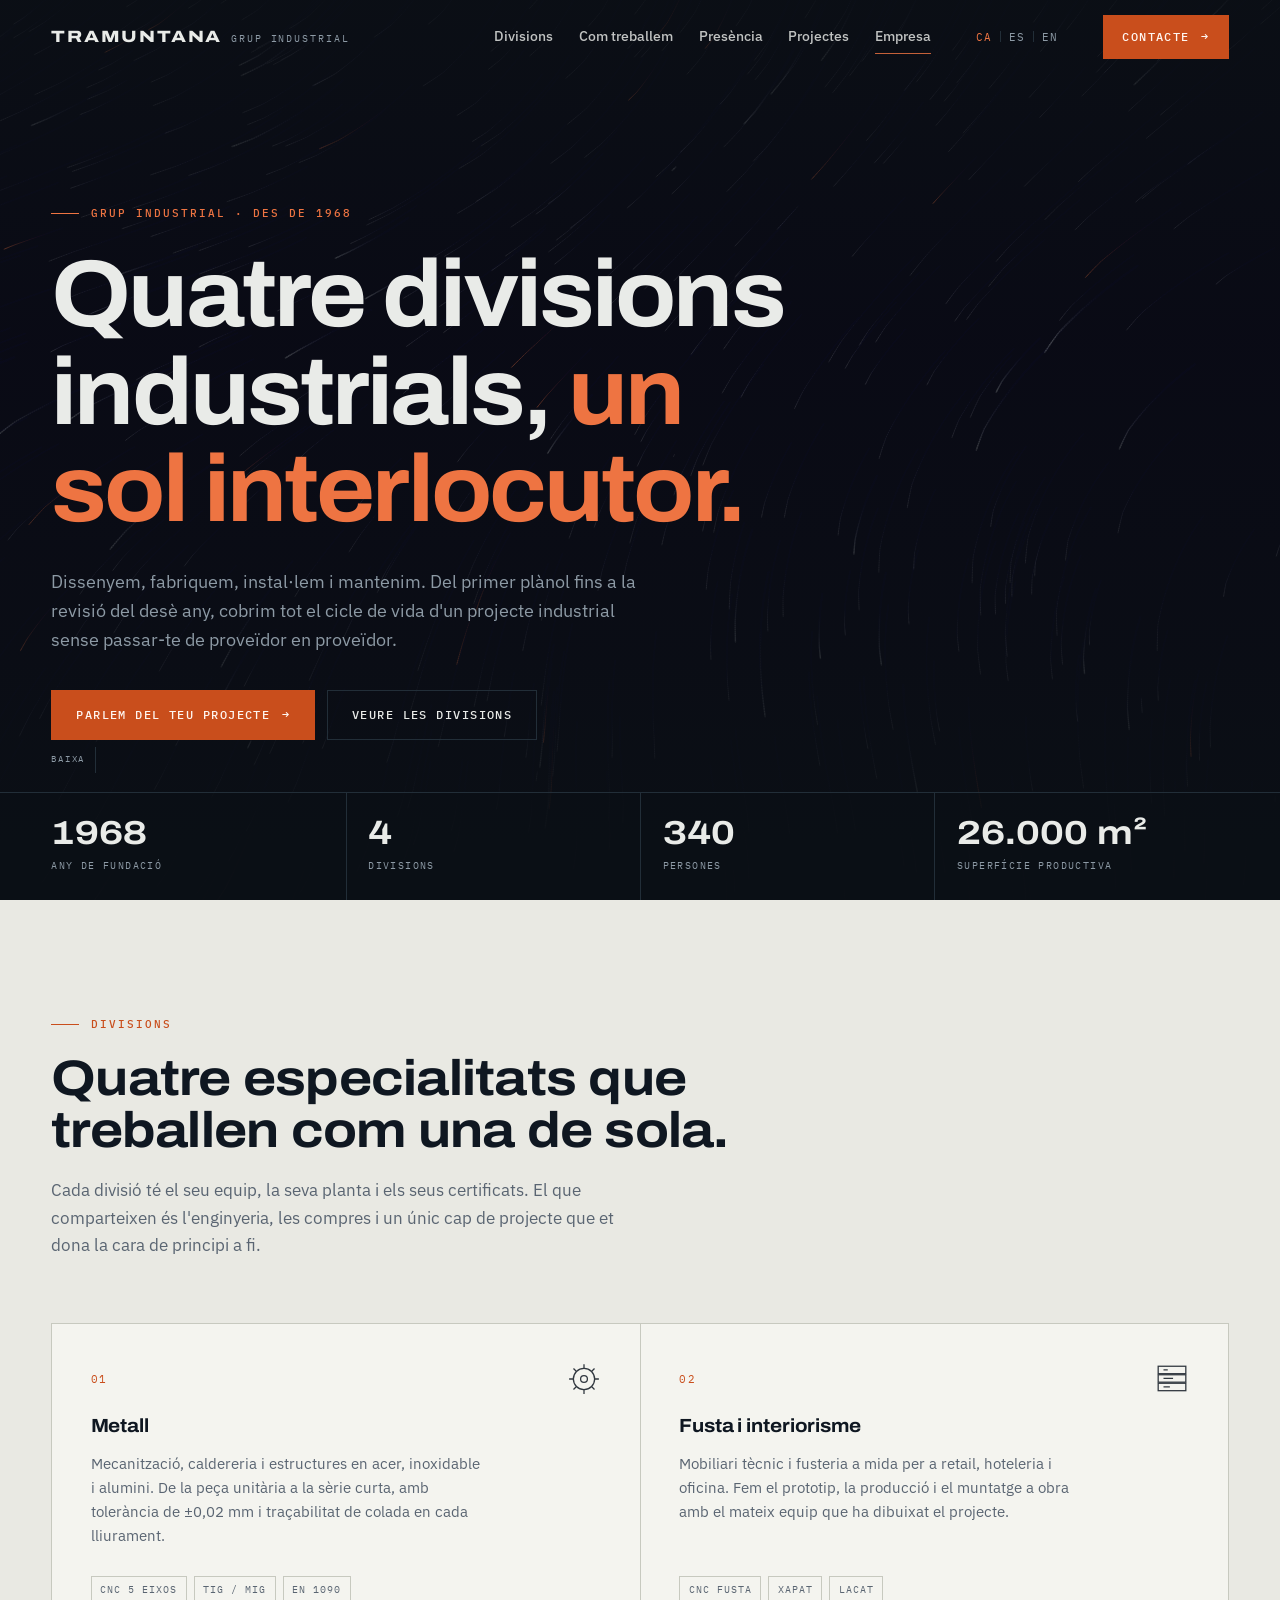
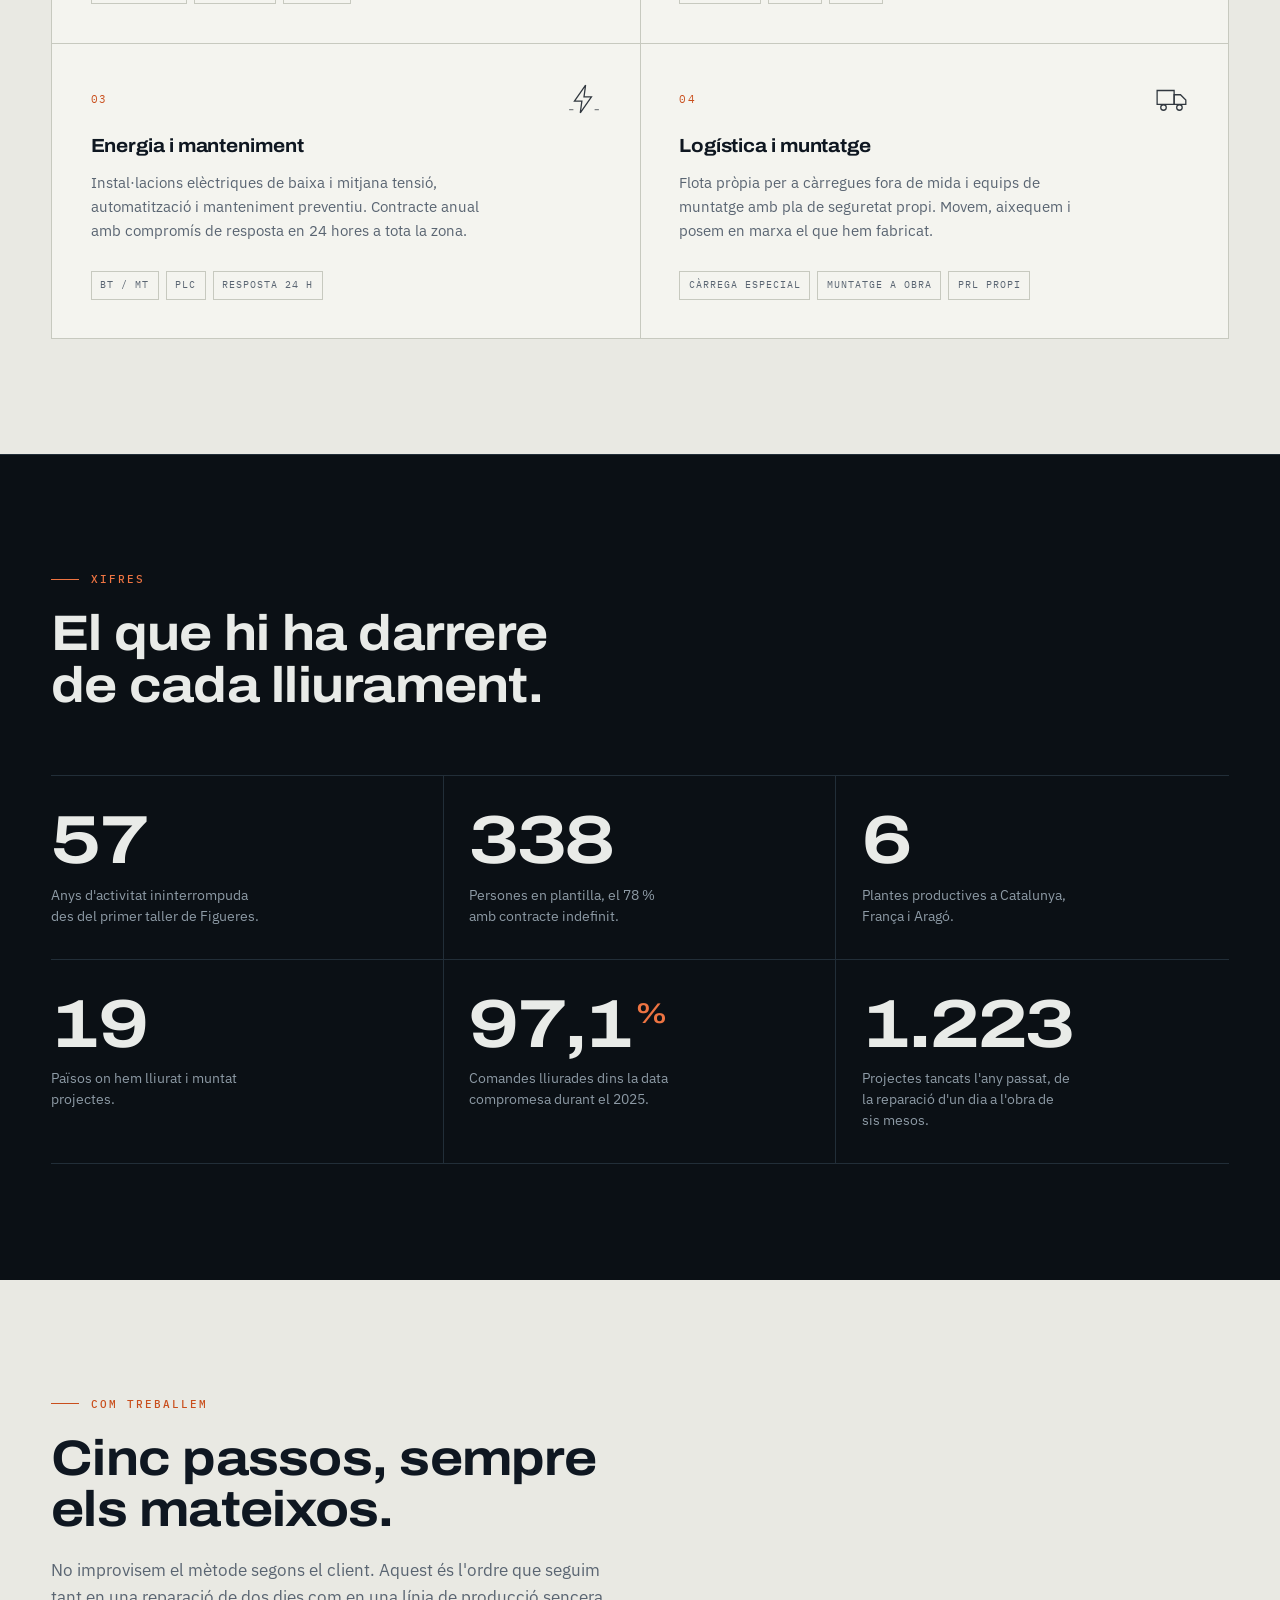
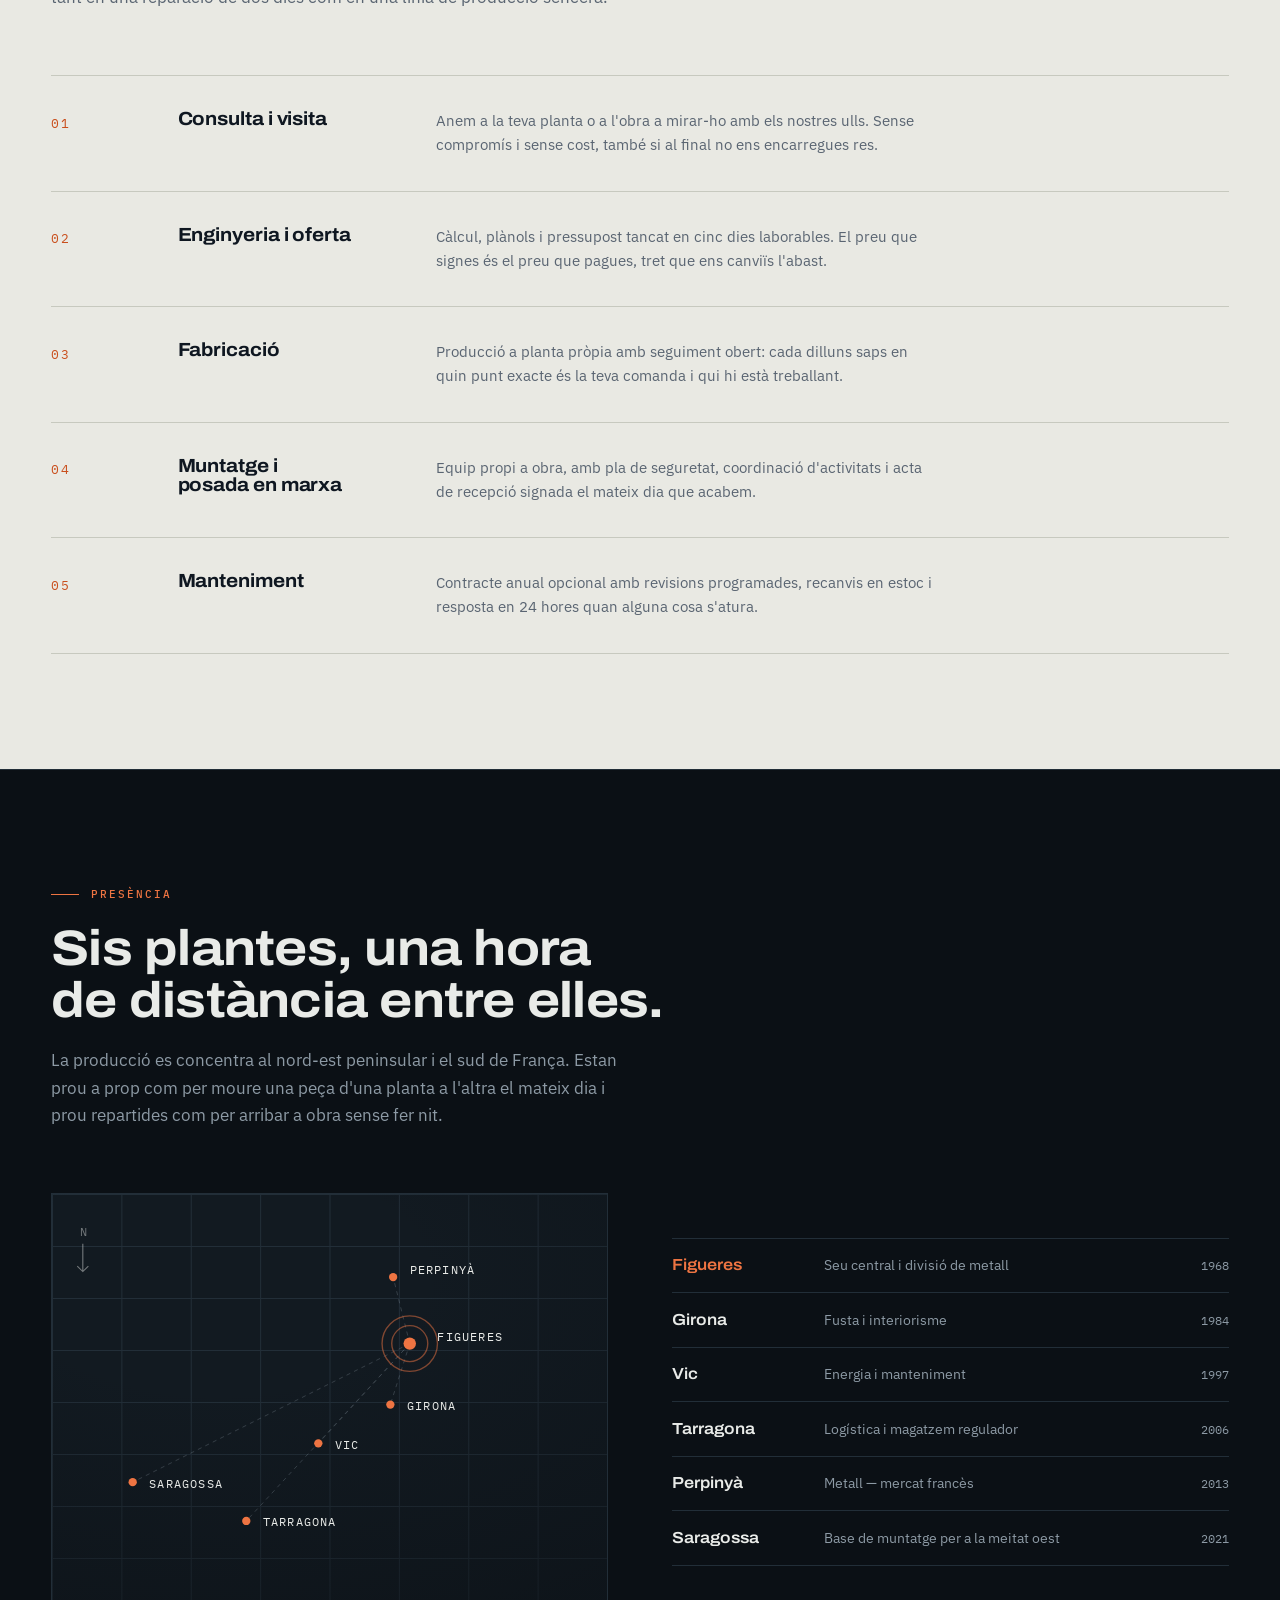
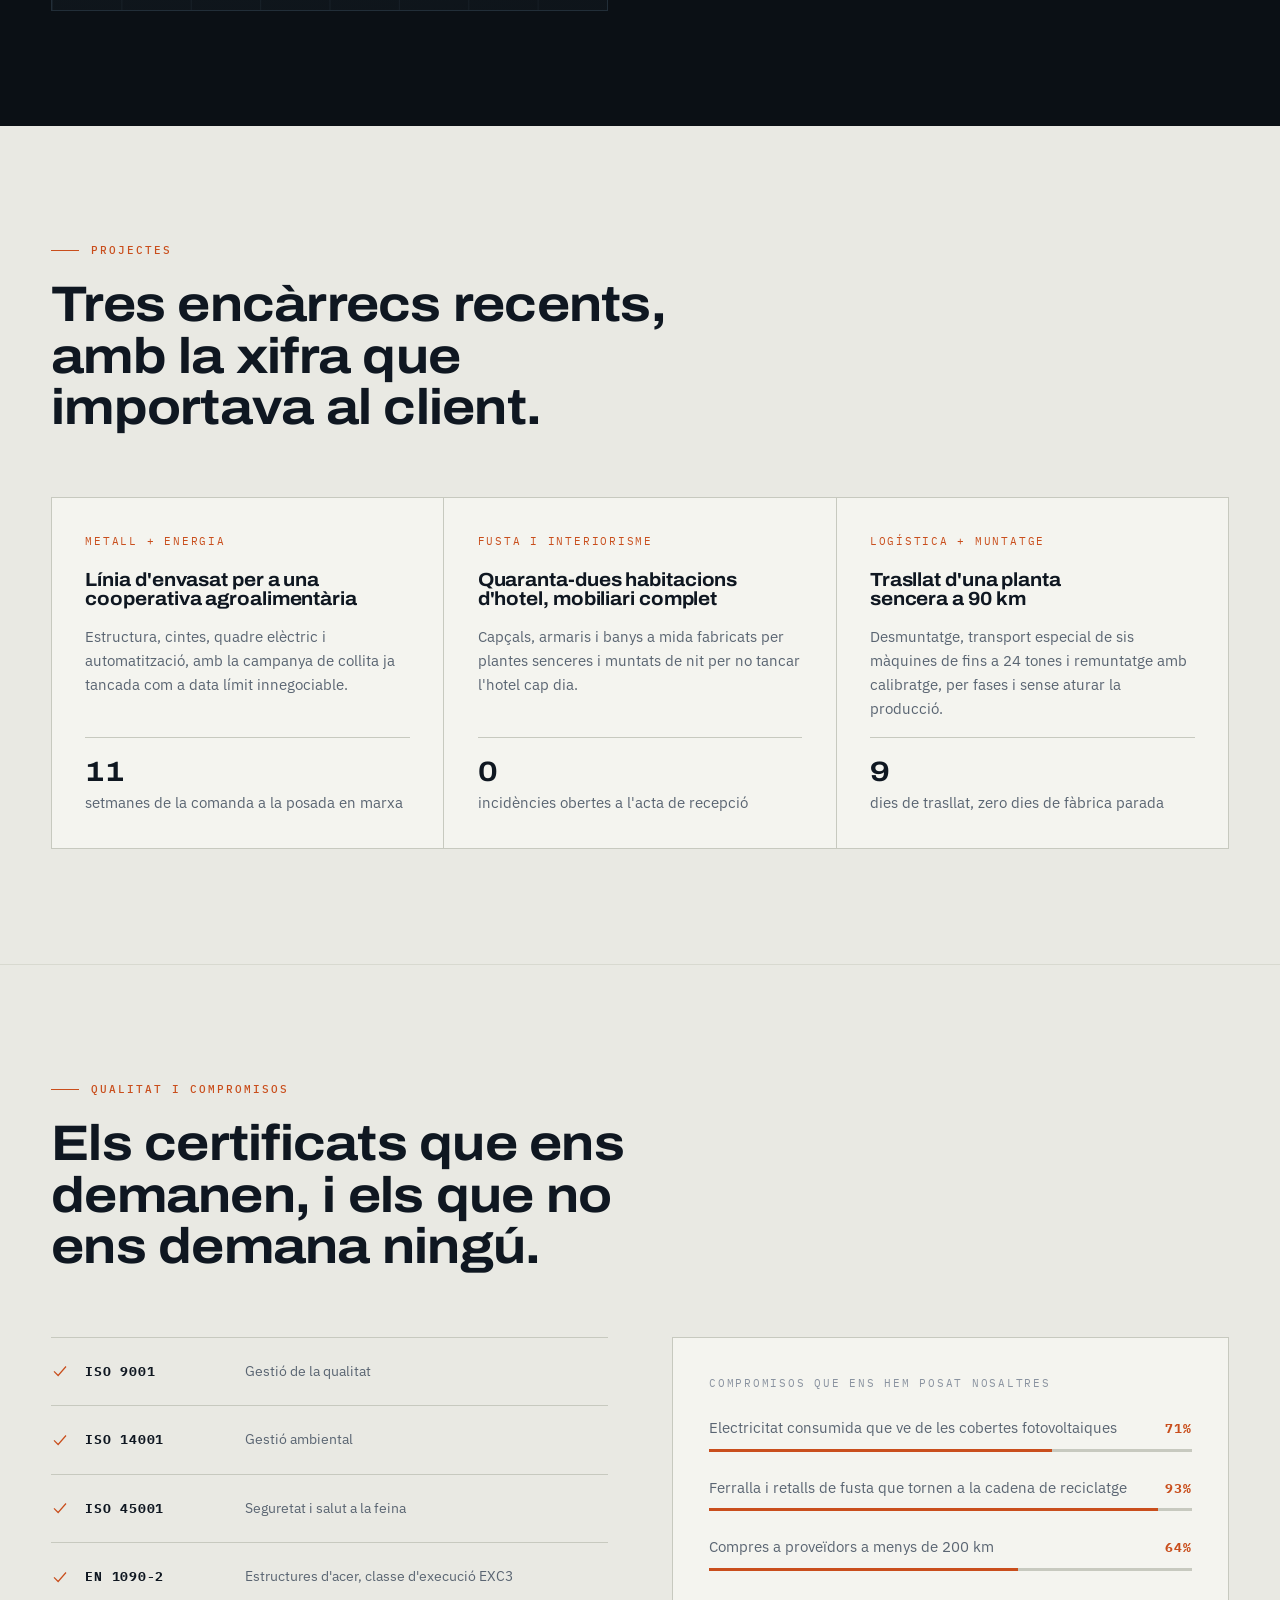
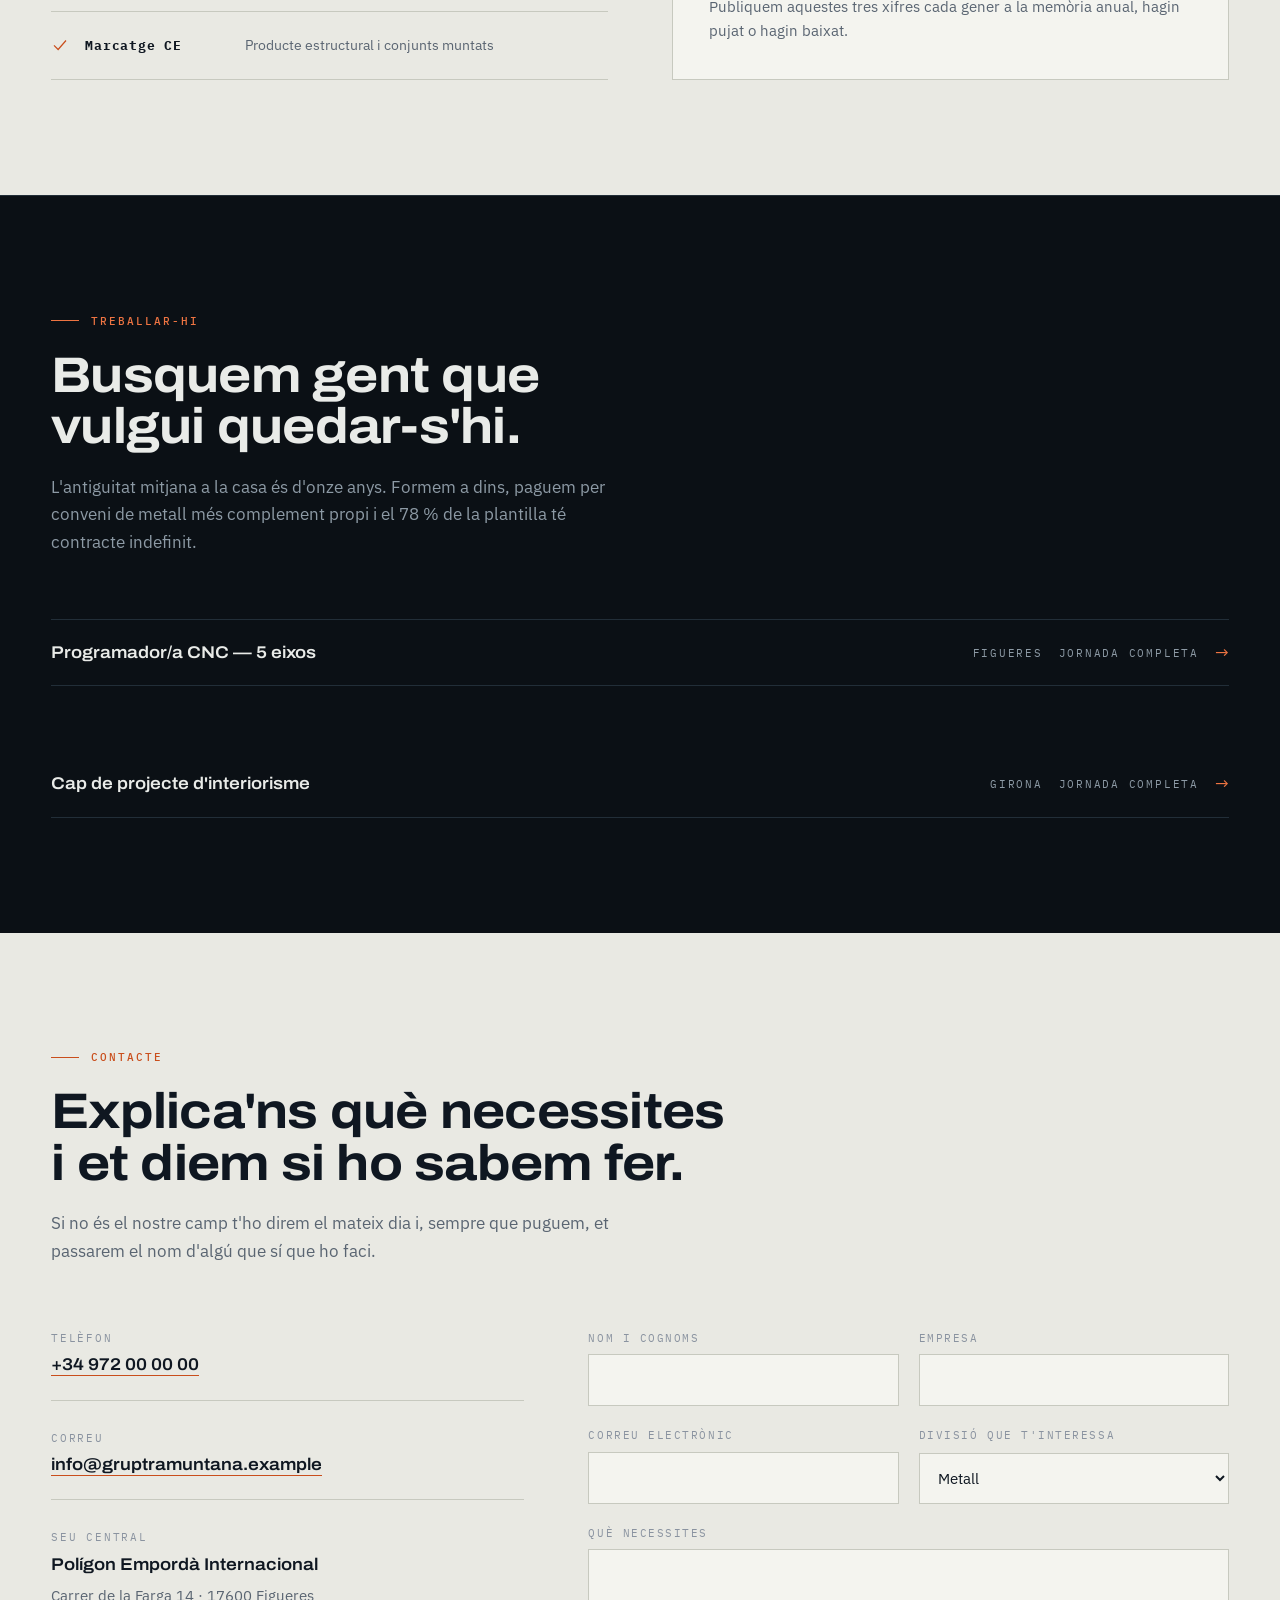
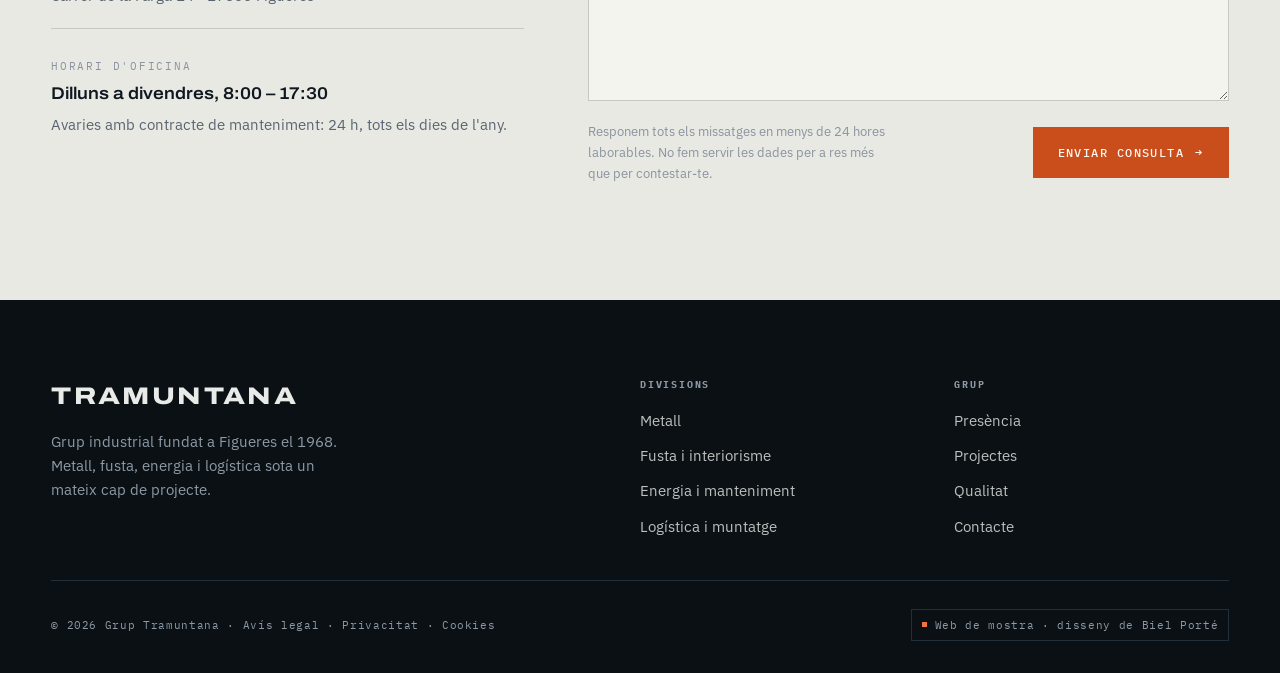
<file: tramuntana/index.html>
<!doctype html>
<html lang="ca">
<head>
<meta charset="utf-8">
<meta name="viewport" content="width=device-width, initial-scale=1">
<meta name="description" content="Grup Tramuntana — grup industrial amb quatre divisions: metall, fusta i interiorisme, energia i manteniment, logística i muntatge. Web de mostra.">
<meta name="theme-color" content="#0B1015">
<meta property="og:title" content="Grup Tramuntana">
<meta property="og:description" content="Quatre divisions industrials, un sol interlocutor.">
<meta property="og:type" content="website">
<title>Grup Tramuntana</title>
<link rel="preconnect" href="https://fonts.googleapis.com">
<link rel="preconnect" href="https://fonts.gstatic.com" crossorigin>
<link rel="stylesheet" href="https://fonts.googleapis.com/css2?family=Archivo:wdth,wght@62..125,400..800&family=IBM+Plex+Mono:wght@400;500&family=IBM+Plex+Sans:wght@400;500;600&display=swap">

<style>
/* ============================================================
   GRUP TRAMUNTANA — design tokens
   ============================================================ */
:root{
  /* light palette (complete) */
  --bg:#E9E9E3;
  --surface:#F4F4EF;
  --surface-2:#DFE0D8;
  --fg:#0F1721;
  --fg-muted:#5A6572;
  --fg-faint:#8A93A0;
  --rule:#C7C9BF;
  --rule-soft:#D8D9D0;
  --accent:#C94E1C;
  --accent-ink:#8F3712;
  --accent-wash:#EFDCD1;
  --accent-fg:#FFF6F1;
  --marine:#123A5E;

  /* constant dark band — deliberately identical in both themes */
  --band-bg:#0B1015;
  --band-surface:#121A21;
  --band-surface-2:#17222B;
  --band-fg:#E9EBE8;
  --band-muted:#8D9AA5;
  --band-rule:#222E38;
  --band-accent:#EE7442;

  /* type */
  --display:"Archivo","Archivo Expanded","Helvetica Neue",Arial,sans-serif;
  --body:"IBM Plex Sans","Segoe UI",system-ui,-apple-system,sans-serif;
  --mono:"IBM Plex Mono","SFMono-Regular",Consolas,monospace;

  /* metrics */
  --wrap:1280px;
  --gutter:clamp(1.25rem,4vw,3.5rem);
  --sec-pad:clamp(4.5rem,9vw,8.5rem);
}

@media (prefers-color-scheme: dark){
  :root:not([data-theme="light"]){
    --bg:#0C1116;
    --surface:#121A22;
    --surface-2:#18232D;
    --fg:#E3E7E4;
    --fg-muted:#94A1AD;
    --fg-faint:#6E7C89;
    --rule:#24303B;
    --rule-soft:#1B2630;
    --accent:#F0713C;
    --accent-ink:#F79C71;
    --accent-wash:#2A1710;
    --accent-fg:#14100D;
    --marine:#9CC2E2;
  }
}
:root[data-theme="dark"]{
  --bg:#0C1116;
  --surface:#121A22;
  --surface-2:#18232D;
  --fg:#E3E7E4;
  --fg-muted:#94A1AD;
  --fg-faint:#6E7C89;
  --rule:#24303B;
  --rule-soft:#1B2630;
  --accent:#F0713C;
  --accent-ink:#F79C71;
  --accent-wash:#2A1710;
  --accent-fg:#14100D;
  --marine:#9CC2E2;
}

/* ============================================================
   base
   ============================================================ */
*,*::before,*::after{box-sizing:border-box}
html{-webkit-text-size-adjust:100%;scroll-behavior:smooth}
@media (prefers-reduced-motion: reduce){html{scroll-behavior:auto}}

body{
  margin:0;
  background:var(--bg);
  color:var(--fg);
  font-family:var(--body);
  font-size:1.0625rem;
  line-height:1.65;
  -webkit-font-smoothing:antialiased;
  overflow-x:hidden;
}

h1,h2,h3,h4{
  font-family:var(--display);
  font-weight:700;
  line-height:1.03;
  letter-spacing:-.015em;
  text-wrap:balance;
  margin:0;
  font-variation-settings:"wdth" 116;
}
p{margin:0}
img,svg,canvas{display:block;max-width:100%}
a{color:inherit}
button{font:inherit;color:inherit}

:focus-visible{outline:2px solid var(--accent);outline-offset:3px;border-radius:1px}
::selection{background:var(--accent);color:var(--accent-fg)}

.wrap{
  width:100%;max-width:var(--wrap);
  margin-inline:auto;
  padding-inline:var(--gutter);
}

.eyebrow{
  font-family:var(--mono);
  font-size:.6875rem;
  font-weight:500;
  letter-spacing:.18em;
  text-transform:uppercase;
  color:var(--accent);
  display:flex;align-items:center;gap:.75rem;
  margin:0;
}
.eyebrow::before{content:"";width:1.75rem;height:1px;background:currentColor;flex:none}

.h2{font-size:clamp(1.9rem,3.9vw,3.25rem);font-variation-settings:"wdth" 112}
.h3{font-size:1.1875rem;font-variation-settings:"wdth" 108;letter-spacing:-.005em}
.lede{
  font-size:clamp(1.0625rem,1.35vw,1.1875rem);
  color:var(--fg-muted);max-width:58ch;line-height:1.6;
}
.small{font-size:.9375rem;color:var(--fg-muted);line-height:1.6}
.mono-label{
  font-family:var(--mono);font-size:.6875rem;letter-spacing:.16em;
  text-transform:uppercase;color:var(--fg-faint);
}

/* section shell — vertical padding is defined here and nowhere else */
.section{padding-block:var(--sec-pad);position:relative}
.section + .section{border-top:1px solid var(--rule-soft)}
.section-head{display:grid;gap:1.25rem;max-width:70ch;margin-bottom:clamp(2.5rem,5vw,4rem)}

/* ============================================================
   buttons
   ============================================================ */
.btn{
  --btn-bg:var(--accent);--btn-fg:var(--accent-fg);--btn-bd:var(--accent);
  display:inline-flex;align-items:center;gap:.7rem;
  padding:.9rem 1.5rem;
  background:var(--btn-bg);color:var(--btn-fg);
  border:1px solid var(--btn-bd);
  font-family:var(--mono);font-size:.75rem;font-weight:500;
  letter-spacing:.12em;text-transform:uppercase;
  text-decoration:none;cursor:pointer;
  transition:transform .18s ease,background-color .18s ease,color .18s ease,border-color .18s ease;
}
.btn .arw{transition:transform .22s cubic-bezier(.2,.7,.3,1)}
.btn:hover{transform:translateY(-2px)}
.btn:hover .arw{transform:translateX(4px)}
.btn--ghost{--btn-bg:transparent;--btn-fg:var(--fg);--btn-bd:var(--rule)}
.btn--ghost:hover{--btn-bd:var(--fg)}
.btn--onband{--btn-bg:transparent;--btn-fg:var(--band-fg);--btn-bd:var(--band-rule)}
.btn--onband:hover{--btn-bd:var(--band-fg)}

/* ============================================================
   header
   ============================================================ */
.hdr{
  position:fixed;inset:0 0 auto 0;z-index:60;
  color:var(--band-fg);
  border-bottom:1px solid transparent;
  transition:background-color .3s ease,border-color .3s ease,transform .35s ease;
}
.hdr.is-stuck{
  background:rgba(11,16,21,.9);
  backdrop-filter:saturate(1.4) blur(14px);
  border-bottom-color:var(--band-rule);
}
.hdr.is-hidden{transform:translateY(-101%)}
.hdr-inner{display:flex;align-items:center;gap:clamp(.75rem,3vw,2.5rem);height:74px}

.brand{display:flex;align-items:baseline;gap:.55rem;text-decoration:none;flex:none}
.brand b{
  font-family:var(--display);font-weight:800;
  font-variation-settings:"wdth" 124;
  font-size:1.02rem;letter-spacing:.11em;text-transform:uppercase;
}
.brand span{
  font-family:var(--mono);font-size:.6rem;letter-spacing:.2em;
  text-transform:uppercase;color:var(--band-muted);
}
.nav{display:flex;gap:clamp(1rem,2vw,1.75rem);margin-left:auto}
.nav a{
  position:relative;text-decoration:none;
  font-size:.875rem;font-weight:500;color:var(--band-fg);
  padding-block:.35rem;opacity:.82;transition:opacity .2s ease;
}
.nav a::after{
  content:"";position:absolute;left:0;right:0;bottom:0;height:1px;
  background:var(--band-accent);transform:scaleX(0);transform-origin:left;
  transition:transform .28s cubic-bezier(.2,.7,.3,1);
}
.nav a:hover{opacity:1}
.nav a:hover::after,.nav a.is-active::after{transform:scaleX(1)}

.lang{display:flex;align-items:center;gap:.1rem;flex:none}
.lang button{
  background:none;border:0;cursor:pointer;
  font-family:var(--mono);font-size:.6875rem;letter-spacing:.1em;
  text-transform:uppercase;color:var(--band-muted);
  padding:.35rem .4rem;transition:color .2s ease;
}
.lang button:hover{color:var(--band-fg)}
.lang button[aria-pressed="true"]{color:var(--band-accent)}
.lang i{width:1px;height:11px;background:var(--band-rule);display:block}

.hdr .btn{padding:.7rem 1.15rem;flex:none}

.burger{
  display:none;background:none;border:1px solid var(--band-rule);
  width:44px;height:38px;cursor:pointer;padding:0;
  align-items:center;justify-content:center;flex:none;
}
.burger span{display:block;width:18px;height:1px;background:var(--band-fg);position:relative}
.burger span::before,.burger span::after{
  content:"";position:absolute;left:0;width:18px;height:1px;background:var(--band-fg);
  transition:transform .25s ease,top .25s ease;
}
.burger span::before{top:-6px}
.burger span::after{top:6px}
.burger[aria-expanded="true"] span{background:transparent}
.burger[aria-expanded="true"] span::before{top:0;transform:rotate(45deg)}
.burger[aria-expanded="true"] span::after{top:0;transform:rotate(-45deg)}

.sheet{
  position:fixed;inset:0;z-index:55;
  background:var(--band-bg);color:var(--band-fg);
  display:grid;align-content:center;gap:.15rem;
  padding:6rem var(--gutter) 3rem;
  transform:translateY(-100%);visibility:hidden;
  transition:transform .42s cubic-bezier(.6,.05,.2,1),visibility .42s;
}
.sheet.is-open{transform:translateY(0);visibility:visible}
.sheet a{
  text-decoration:none;font-family:var(--display);font-weight:700;
  font-variation-settings:"wdth" 112;
  font-size:clamp(1.75rem,7.5vw,2.75rem);
  padding-block:.4rem;border-bottom:1px solid var(--band-rule);
}
.sheet .lang{margin-top:2rem}

/* ============================================================
   hero
   ============================================================ */
.hero{
  position:relative;
  background:var(--band-bg);color:var(--band-fg);
  min-height:min(100svh,940px);
  display:flex;flex-direction:column;justify-content:flex-end;
  overflow:hidden;padding-top:9rem;
}
#wind{position:absolute;inset:0;width:100%;height:100%}
.hero-veil{
  position:absolute;inset:0;pointer-events:none;
  background:linear-gradient(180deg,rgba(11,16,21,.78) 0%,rgba(11,16,21,.2) 38%,rgba(11,16,21,.55) 72%,rgba(11,16,21,.95) 100%);
}
.hero-body{position:relative;z-index:2;padding-bottom:clamp(2rem,4vw,3.5rem)}
.hero .eyebrow{color:var(--band-accent)}
.hero h1{
  font-size:clamp(2.5rem,7.4vw,6.2rem);
  font-variation-settings:"wdth" 106;
  letter-spacing:-.03em;
  margin:1.5rem 0 0;max-width:15ch;
}
.hero h1 em{font-style:normal;color:var(--band-accent)}
.hero-sub{
  margin-top:1.75rem;max-width:54ch;
  color:var(--band-muted);
  font-size:clamp(1rem,1.4vw,1.1875rem);line-height:1.62;
}
.hero-cta{display:flex;flex-wrap:wrap;gap:.75rem;margin-top:2.25rem}

.strip{position:relative;z-index:2;border-top:1px solid var(--band-rule);background:rgba(11,16,21,.62)}
.strip-grid{display:grid;grid-template-columns:repeat(4,1fr)}
.strip-cell{padding:1.5rem 0 1.6rem 1.35rem;border-left:1px solid var(--band-rule)}
.strip-cell:first-child{border-left:0;padding-left:0}
.strip-cell b{
  display:block;font-family:var(--display);font-weight:700;
  font-variation-settings:"wdth" 118;
  font-size:clamp(1.45rem,2.6vw,2.25rem);line-height:1;
  font-variant-numeric:tabular-nums;
}
.strip-cell small{
  display:block;margin-top:.5rem;
  font-family:var(--mono);font-size:.625rem;letter-spacing:.14em;
  text-transform:uppercase;color:var(--band-muted);
}
.scroll-hint{
  position:absolute;left:var(--gutter);bottom:calc(100% + 1.25rem);
  font-family:var(--mono);font-size:.5625rem;letter-spacing:.2em;
  text-transform:uppercase;color:var(--band-muted);
  display:flex;align-items:center;gap:.6rem;
}
.scroll-hint::after{
  content:"";width:1px;height:26px;background:var(--band-rule);
  animation:drop 2.4s ease-in-out infinite;transform-origin:top;
}
@keyframes drop{0%,100%{transform:scaleY(.3)}50%{transform:scaleY(1)}}

/* ============================================================
   divisions
   ============================================================ */
.div-grid{
  display:grid;grid-template-columns:repeat(2,1fr);
  border-top:1px solid var(--rule);border-left:1px solid var(--rule);
}
.div-card{
  border-right:1px solid var(--rule);border-bottom:1px solid var(--rule);
  padding:clamp(1.75rem,3vw,2.75rem);
  display:flex;flex-direction:column;gap:1rem;
  background:var(--surface);
  position:relative;isolation:isolate;
  transition:background-color .3s ease;
}
.div-card::before{
  content:"";position:absolute;inset:auto 0 0 0;height:2px;background:var(--accent);
  transform:scaleX(0);transform-origin:left;
  transition:transform .45s cubic-bezier(.2,.7,.3,1);
}
.div-card:hover{background:var(--surface-2)}
.div-card:hover::before{transform:scaleX(1)}
.div-idx{
  font-family:var(--mono);font-size:.6875rem;letter-spacing:.16em;
  color:var(--accent);display:flex;justify-content:space-between;align-items:center;
}
.div-icon{width:34px;height:34px;stroke:var(--fg);stroke-width:1.2;fill:none;opacity:.85}
.div-card h3{margin-top:.25rem}
.div-card .small{max-width:44ch}
.tags{display:flex;flex-wrap:wrap;gap:.4rem;margin-top:auto;padding-top:.75rem}
.tag{
  font-family:var(--mono);font-size:.625rem;letter-spacing:.1em;text-transform:uppercase;
  border:1px solid var(--rule);padding:.3rem .55rem;color:var(--fg-muted);
}

/* ============================================================
   numbers band
   ============================================================ */
.band{background:var(--band-bg);color:var(--band-fg)}
.band .eyebrow{color:var(--band-accent)}
.band .lede{color:var(--band-muted)}
.band .mono-label{color:var(--band-muted)}
.section.band + .section{border-top:0}
.section + .section.band{border-top-color:var(--band-rule)}

.fig-grid{
  display:grid;grid-template-columns:repeat(3,1fr);
  border-top:1px solid var(--band-rule);
}
.fig{
  padding:2rem clamp(1rem,2vw,2rem);
  border-bottom:1px solid var(--band-rule);
  border-right:1px solid var(--band-rule);
}
.fig:nth-child(3n+1){padding-left:0}
.fig:nth-child(3n){border-right:0;padding-right:0}
.fig b{
  display:block;font-family:var(--display);font-weight:700;
  font-variation-settings:"wdth" 120;
  font-size:clamp(2.4rem,5.5vw,4.25rem);line-height:.95;
  font-variant-numeric:tabular-nums;letter-spacing:-.02em;
}
.fig b .suf{font-size:.42em;vertical-align:.85em;margin-left:.12em;color:var(--band-accent)}
.fig small{
  display:block;margin-top:.75rem;max-width:26ch;
  font-size:.875rem;color:var(--band-muted);line-height:1.5;
}

/* ============================================================
   process
   ============================================================ */
.steps{display:grid;gap:0;border-top:1px solid var(--rule)}
.step{
  display:grid;grid-template-columns:5.5rem minmax(0,22ch) minmax(0,1fr);
  gap:clamp(1rem,3vw,2.5rem);align-items:start;
  padding:clamp(1.5rem,2.6vw,2.25rem) 0;
  border-bottom:1px solid var(--rule);
  transition:padding-left .35s cubic-bezier(.2,.7,.3,1),background-color .3s ease;
}
.step:hover{padding-left:1rem;background:var(--surface)}
.step-n{
  font-family:var(--mono);font-size:.8125rem;letter-spacing:.14em;
  color:var(--accent);padding-top:.2rem;
}
.step .small{max-width:56ch}

/* ============================================================
   presence / schematic
   ============================================================ */
.presence{display:grid;grid-template-columns:1fr 1fr;gap:clamp(2rem,5vw,4.5rem);align-items:center}
.plot{
  position:relative;width:100%;aspect-ratio:4/3;
  border:1px solid var(--band-rule);
  background:
    linear-gradient(var(--band-rule) 1px,transparent 1px) 0 0/100% 12.5%,
    linear-gradient(90deg,var(--band-rule) 1px,transparent 1px) 0 0/12.5% 100%,
    var(--band-surface);
  background-blend-mode:normal;
  opacity:1;
}
.plot::after{
  content:"";position:absolute;inset:0;
  background:radial-gradient(120% 90% at 30% 20%,transparent 30%,rgba(11,16,21,.55) 100%);
  pointer-events:none;
}
.plot svg{position:absolute;inset:0;width:100%;height:100%;z-index:2}
.pt-dot{fill:var(--band-accent)}
.pt-ring{fill:none;stroke:var(--band-accent);stroke-width:1;opacity:.5}
.pt-line{stroke:var(--band-muted);stroke-width:.6;opacity:.35;stroke-dasharray:3 3}
.pt-label{
  font-family:var(--mono);font-size:8.5px;letter-spacing:.1em;
  fill:var(--band-fg);text-transform:uppercase;
}
.plants{display:grid;gap:0;border-top:1px solid var(--band-rule)}
.plant{
  display:flex;align-items:baseline;gap:1rem;
  padding:.85rem 0;border-bottom:1px solid var(--band-rule);
  cursor:default;transition:color .2s ease;
}
.plant b{
  font-family:var(--display);font-weight:600;font-variation-settings:"wdth" 110;
  font-size:1rem;min-width:8.5rem;
}
.plant span{font-size:.875rem;color:var(--band-muted);flex:1}
.plant time{
  font-family:var(--mono);font-size:.75rem;color:var(--band-muted);
  font-variant-numeric:tabular-nums;
}
.plant.is-hot b{color:var(--band-accent)}

/* ============================================================
   projects
   ============================================================ */
.proj-grid{display:grid;grid-template-columns:repeat(3,1fr);gap:1px;background:var(--rule);border:1px solid var(--rule)}
.proj{
  background:var(--surface);padding:clamp(1.5rem,2.6vw,2.25rem);
  display:flex;flex-direction:column;gap:1rem;min-height:20rem;
  transition:background-color .3s ease;
}
.proj:hover{background:var(--surface-2)}
.proj .mono-label{color:var(--accent)}
.proj h3{margin-top:.25rem}
.proj-metric{
  margin-top:auto;padding-top:1.25rem;border-top:1px solid var(--rule);
  display:grid;gap:.3rem;
}
.proj-metric b{
  font-family:var(--display);font-weight:700;font-variation-settings:"wdth" 116;
  font-size:1.75rem;line-height:1;font-variant-numeric:tabular-nums;
}

/* ============================================================
   quality
   ============================================================ */
.quality{display:grid;grid-template-columns:1fr 1fr;gap:clamp(2rem,5vw,4rem)}
.certs{display:grid;gap:0;border-top:1px solid var(--rule)}
.cert{
  display:flex;align-items:center;gap:1rem;
  padding:1rem 0;border-bottom:1px solid var(--rule);
}
.cert svg{width:18px;height:18px;flex:none;stroke:var(--accent);stroke-width:1.6;fill:none}
.cert b{font-family:var(--mono);font-size:.8125rem;letter-spacing:.06em;min-width:9rem}
.cert span{font-size:.875rem;color:var(--fg-muted)}
.pledge{
  border:1px solid var(--rule);padding:clamp(1.5rem,3vw,2.25rem);
  background:var(--surface);display:grid;gap:1.5rem;align-content:start;
}
.meter{display:grid;gap:.55rem}
.meter-top{display:flex;justify-content:space-between;align-items:baseline;gap:1rem}
.meter-top b{font-family:var(--mono);font-size:.8125rem;letter-spacing:.08em;font-variant-numeric:tabular-nums;color:var(--accent)}
.meter-track{height:3px;background:var(--rule);position:relative;overflow:hidden}
.meter-fill{
  position:absolute;inset:0 auto 0 0;width:0;background:var(--accent);
  transition:width 1.4s cubic-bezier(.2,.7,.3,1);
}

/* ============================================================
   careers
   ============================================================ */
.jobs{display:grid;gap:0;border-top:1px solid var(--band-rule);margin-top:2.5rem}
.job{
  display:flex;flex-wrap:wrap;align-items:center;gap:1rem;
  padding:1.15rem 0;border-bottom:1px solid var(--band-rule);
  text-decoration:none;transition:padding-left .35s cubic-bezier(.2,.7,.3,1);
}
.job:hover{padding-left:.9rem}
.job b{font-family:var(--display);font-weight:600;font-variation-settings:"wdth" 110;font-size:1.0625rem;flex:1;min-width:14rem}
.job .mono-label{color:var(--band-muted)}
.job .arw{color:var(--band-accent);transition:transform .25s ease}
.job:hover .arw{transform:translateX(5px)}

/* ============================================================
   contact
   ============================================================ */
.contact{display:grid;grid-template-columns:.85fr 1.15fr;gap:clamp(2rem,5vw,4.5rem)}
.form{display:grid;gap:1.25rem}
.row{display:grid;grid-template-columns:1fr 1fr;gap:1.25rem}
.field{display:grid;gap:.45rem}
.field label{font-family:var(--mono);font-size:.6875rem;letter-spacing:.14em;text-transform:uppercase;color:var(--fg-faint)}
.field input,.field select,.field textarea{
  font:inherit;font-size:.9375rem;color:var(--fg);
  background:var(--surface);border:1px solid var(--rule);
  padding:.8rem .9rem;width:100%;border-radius:0;
  transition:border-color .2s ease,background-color .2s ease;
}
.field textarea{resize:vertical;min-height:8rem}
.field input:focus,.field select:focus,.field textarea:focus{border-color:var(--accent);outline:none;background:var(--bg)}
.form-foot{display:flex;flex-wrap:wrap;align-items:center;gap:1rem;justify-content:space-between}
.form-note{font-size:.8125rem;color:var(--fg-faint);max-width:38ch}
.sent{
  border:1px solid var(--accent);background:var(--accent-wash);
  padding:1rem 1.15rem;font-size:.9375rem;display:none;
}
.sent.is-on{display:block}
.contact-side{display:grid;gap:1.75rem;align-content:start}
.cline{display:grid;gap:.3rem;padding-bottom:1.25rem;border-bottom:1px solid var(--rule)}
.cline b{font-family:var(--display);font-weight:600;font-variation-settings:"wdth" 110;font-size:1.0625rem}
.cline a{color:var(--fg);text-decoration:none;border-bottom:1px solid var(--accent);padding-bottom:1px}
.cline a:hover{color:var(--accent)}

/* ============================================================
   footer
   ============================================================ */
.ftr{background:var(--band-bg);color:var(--band-fg);padding-block:clamp(3rem,6vw,5rem) 2rem}
.ftr-top{display:grid;grid-template-columns:2fr 1fr 1fr;gap:2.5rem;padding-bottom:2.5rem;border-bottom:1px solid var(--band-rule)}
.ftr-mark{font-family:var(--display);font-weight:800;font-variation-settings:"wdth" 124;font-size:1.5rem;letter-spacing:.1em;text-transform:uppercase}
.ftr-col{display:grid;gap:.6rem;align-content:start}
.ftr-col b{font-family:var(--mono);font-size:.625rem;letter-spacing:.18em;text-transform:uppercase;color:var(--band-muted);margin-bottom:.35rem}
.ftr-col a{font-size:.9375rem;text-decoration:none;color:var(--band-fg);opacity:.8;width:fit-content;border-bottom:1px solid transparent;transition:opacity .2s ease,border-color .2s ease}
.ftr-col a:hover{opacity:1;border-bottom-color:var(--band-accent)}
.ftr-bot{
  display:flex;flex-wrap:wrap;gap:1rem;justify-content:space-between;align-items:center;
  padding-top:1.75rem;font-family:var(--mono);font-size:.6875rem;letter-spacing:.06em;color:var(--band-muted);
}
.ftr-bot a{color:var(--band-accent);text-decoration:none}
.demo-flag{
  display:inline-flex;align-items:center;gap:.5rem;
  border:1px solid var(--band-rule);padding:.35rem .6rem;
}
.demo-flag::before{content:"";width:5px;height:5px;background:var(--band-accent);display:block}

/* ============================================================
   motion
   ============================================================ */
.rv{opacity:0;transform:translateY(18px);transition:opacity .7s ease,transform .7s cubic-bezier(.2,.7,.3,1)}
.rv.is-in{opacity:1;transform:none}
@media (prefers-reduced-motion: reduce){
  .rv{opacity:1;transform:none;transition:none}
  .scroll-hint::after{animation:none}
  .btn:hover,.step:hover,.job:hover{transform:none;padding-left:0}
  .meter-fill{transition:none}
}

/* ============================================================
   responsive
   ============================================================ */
@media (max-width:1020px){
  .nav,.hdr .btn{display:none}
  .burger{display:flex}
  .hdr .lang{margin-left:auto}
  .presence,.quality,.contact{grid-template-columns:1fr}
  .proj-grid{grid-template-columns:1fr}
  .fig-grid{grid-template-columns:repeat(2,1fr)}
  .fig:nth-child(3n){border-right:1px solid var(--band-rule);padding-right:clamp(1rem,2vw,2rem)}
  .fig:nth-child(3n+1){padding-left:clamp(1rem,2vw,2rem)}
  .fig:nth-child(2n+1){padding-left:0}
  .fig:nth-child(2n){border-right:0;padding-right:0}
}
@media (max-width:760px){
  .div-grid{grid-template-columns:1fr}
  .strip-grid{grid-template-columns:repeat(2,1fr)}
  .strip-cell{border-left:0;padding-left:0;border-top:1px solid var(--band-rule)}
  .strip-cell:nth-child(-n+2){border-top:0}
  .strip-cell:nth-child(2n){padding-left:1.25rem;border-left:1px solid var(--band-rule)}
  .step{grid-template-columns:1fr;gap:.5rem}
  .step-n{padding-top:0}
  .row{grid-template-columns:1fr}
  .ftr-top{grid-template-columns:1fr}
  .fig-grid{grid-template-columns:1fr}
  .fig{border-right:0!important;padding-right:0!important;padding-left:0!important}
  .plant b{min-width:100%}
}
</style>
</head>
<body>


<header class="hdr" id="hdr">
  <div class="wrap hdr-inner">
    <a class="brand" href="#top"><b>Tramuntana</b><span data-i18n="brand.sub">Grup Industrial</span></a>
    <nav class="nav">
      <a href="#divisions" data-i18n="nav.div">Divisions</a>
      <a href="#proces" data-i18n="nav.proc">Com treballem</a>
      <a href="#presencia" data-i18n="nav.pres">Presència</a>
      <a href="#projectes" data-i18n="nav.proj">Projectes</a>
      <a href="#empresa" data-i18n="nav.emp">Empresa</a>
    </nav>
    <div class="lang" role="group" aria-label="Idioma">
      <button type="button" data-lang="ca" aria-pressed="true">CA</button><i></i>
      <button type="button" data-lang="es" aria-pressed="false">ES</button><i></i>
      <button type="button" data-lang="en" aria-pressed="false">EN</button>
    </div>
    <a class="btn" href="#contacte"><span data-i18n="nav.cta">Contacte</span><span class="arw">&rarr;</span></a>
    <button class="burger" id="burger" aria-expanded="false" aria-controls="sheet" aria-label="Menú"><span></span></button>
  </div>
</header>

<div class="sheet" id="sheet">
  <a href="#divisions" data-i18n="nav.div">Divisions</a>
  <a href="#proces" data-i18n="nav.proc">Com treballem</a>
  <a href="#presencia" data-i18n="nav.pres">Presència</a>
  <a href="#projectes" data-i18n="nav.proj">Projectes</a>
  <a href="#empresa" data-i18n="nav.emp">Empresa</a>
  <a href="#contacte" data-i18n="nav.cta">Contacte</a>
  <div class="lang" role="group" aria-label="Idioma">
    <button type="button" data-lang="ca" aria-pressed="true">CA</button><i></i>
    <button type="button" data-lang="es" aria-pressed="false">ES</button><i></i>
    <button type="button" data-lang="en" aria-pressed="false">EN</button>
  </div>
</div>

<!-- ===================== HERO ===================== -->
<section class="hero" id="top">
  <canvas id="wind" aria-hidden="true"></canvas>
  <div class="hero-veil" aria-hidden="true"></div>

  <div class="wrap hero-body">
    <p class="eyebrow" data-i18n="hero.eyebrow">Grup industrial · Des de 1968</p>
    <h1 data-i18n-html="hero.h1">Quatre divisions industrials, <em>un sol interlocutor.</em></h1>
    <p class="hero-sub" data-i18n="hero.sub">Dissenyem, fabriquem, instal·lem i mantenim. Del primer plànol fins a la revisió del desè any, cobrim tot el cicle de vida d'un projecte industrial sense passar-te de proveïdor en proveïdor.</p>
    <div class="hero-cta">
      <a class="btn" href="#contacte"><span data-i18n="hero.cta1">Parlem del teu projecte</span><span class="arw">&rarr;</span></a>
      <a class="btn btn--onband" href="#divisions"><span data-i18n="hero.cta2">Veure les divisions</span></a>
    </div>
  </div>

  <div class="strip">
    <span class="scroll-hint" data-i18n="hero.scroll" aria-hidden="true">Baixa</span>
    <div class="wrap strip-grid">
      <div class="strip-cell"><b>1968</b><small data-i18n="strip.1">Any de fundació</small></div>
      <div class="strip-cell"><b>4</b><small data-i18n="strip.2">Divisions</small></div>
      <div class="strip-cell"><b>340</b><small data-i18n="strip.3">Persones</small></div>
      <div class="strip-cell"><b data-i18n="strip.4v">26.000 m&sup2;</b><small data-i18n="strip.4">Superfície productiva</small></div>
    </div>
  </div>
</section>

<!-- ===================== DIVISIONS ===================== -->
<section class="section" id="divisions">
  <div class="wrap">
    <div class="section-head rv">
      <p class="eyebrow" data-i18n="div.eyebrow">Divisions</p>
      <h2 class="h2" data-i18n="div.h2">Quatre especialitats que treballen com una de sola.</h2>
      <p class="lede" data-i18n="div.lede">Cada divisió té el seu equip, la seva planta i els seus certificats. El que comparteixen és l'enginyeria, les compres i un únic cap de projecte que et dona la cara de principi a fi.</p>
    </div>

    <div class="div-grid">
      <article class="div-card rv">
        <div class="div-idx"><span>01</span>
          <svg class="div-icon" viewBox="0 0 32 32" aria-hidden="true"><circle cx="16" cy="16" r="10"/><circle cx="16" cy="16" r="3.2"/><path d="M16 6V2M16 30v-4M26 16h4M2 16h4M23.1 8.9l2.8-2.8M6.1 25.9l2.8-2.8M23.1 23.1l2.8 2.8M6.1 6.1l2.8 2.8"/></svg>
        </div>
        <h3 class="h3" data-i18n="div.1.t">Metall</h3>
        <p class="small" data-i18n="div.1.d">Mecanització, caldereria i estructures en acer, inoxidable i alumini. De la peça unitària a la sèrie curta, amb tolerància de ±0,02 mm i traçabilitat de colada en cada lliurament.</p>
        <div class="tags"><span class="tag" data-i18n="tag.1a">CNC 5 eixos</span><span class="tag">TIG / MIG</span><span class="tag">EN 1090</span></div>
      </article>

      <article class="div-card rv">
        <div class="div-idx"><span>02</span>
          <svg class="div-icon" viewBox="0 0 32 32" aria-hidden="true"><rect x="3" y="20" width="26" height="7"/><rect x="3" y="12" width="26" height="7"/><rect x="3" y="4" width="26" height="7"/><path d="M8 7.5h4M8 15.5h9M8 23.5h6"/></svg>
        </div>
        <h3 class="h3" data-i18n="div.2.t">Fusta i interiorisme</h3>
        <p class="small" data-i18n="div.2.d">Mobiliari tècnic i fusteria a mida per a retail, hoteleria i oficina. Fem el prototip, la producció i el muntatge a obra amb el mateix equip que ha dibuixat el projecte.</p>
        <div class="tags"><span class="tag" data-i18n="tag.2a">CNC fusta</span><span class="tag" data-i18n="tag.2b">Xapat</span><span class="tag" data-i18n="tag.2c">Lacat</span></div>
      </article>

      <article class="div-card rv">
        <div class="div-idx"><span>03</span>
          <svg class="div-icon" viewBox="0 0 32 32" aria-hidden="true"><path d="M17.5 3 7 18h7l-1.5 11L23 14h-7z"/><path d="M2 26h4M26 26h4" opacity=".6"/></svg>
        </div>
        <h3 class="h3" data-i18n="div.3.t">Energia i manteniment</h3>
        <p class="small" data-i18n="div.3.d">Instal·lacions elèctriques de baixa i mitjana tensió, automatització i manteniment preventiu. Contracte anual amb compromís de resposta en 24 hores a tota la zona.</p>
        <div class="tags"><span class="tag" data-i18n="tag.3a">BT / MT</span><span class="tag">PLC</span><span class="tag" data-i18n="tag.3c">Resposta 24 h</span></div>
      </article>

      <article class="div-card rv">
        <div class="div-idx"><span>04</span>
          <svg class="div-icon" viewBox="0 0 32 32" aria-hidden="true"><path d="M2 8h16v13H2z"/><path d="M18 12h6l5 5v4h-11z"/><circle cx="8" cy="24" r="2.6"/><circle cx="23" cy="24" r="2.6"/></svg>
        </div>
        <h3 class="h3" data-i18n="div.4.t">Logística i muntatge</h3>
        <p class="small" data-i18n="div.4.d">Flota pròpia per a càrregues fora de mida i equips de muntatge amb pla de seguretat propi. Movem, aixequem i posem en marxa el que hem fabricat.</p>
        <div class="tags"><span class="tag" data-i18n="tag.4a">Càrrega especial</span><span class="tag" data-i18n="tag.4b">Muntatge a obra</span><span class="tag" data-i18n="tag.4c">PRL propi</span></div>
      </article>
    </div>
  </div>
</section>

<!-- ===================== XIFRES ===================== -->
<section class="section band">
  <div class="wrap">
    <div class="section-head rv">
      <p class="eyebrow" data-i18n="fig.eyebrow">Xifres</p>
      <h2 class="h2" data-i18n="fig.h2">El que hi ha darrere de cada lliurament.</h2>
    </div>
    <div class="fig-grid">
      <div class="fig rv"><b><span class="ctr" data-count="57">0</span></b><small data-i18n="fig.1">Anys d'activitat ininterrompuda des del primer taller de Figueres.</small></div>
      <div class="fig rv"><b><span class="ctr" data-count="340">0</span></b><small data-i18n="fig.2">Persones en plantilla, el 78 % amb contracte indefinit.</small></div>
      <div class="fig rv"><b><span class="ctr" data-count="6">0</span></b><small data-i18n="fig.3">Plantes productives a Catalunya, França i Aragó.</small></div>
      <div class="fig rv"><b><span class="ctr" data-count="19">0</span></b><small data-i18n="fig.4">Països on hem lliurat i muntat projectes.</small></div>
      <div class="fig rv"><b><span class="ctr" data-count="98.4" data-dec="1">0</span><span class="suf">%</span></b><small data-i18n="fig.5">Comandes lliurades dins la data compromesa durant el 2025.</small></div>
      <div class="fig rv"><b><span class="ctr" data-count="1240">0</span></b><small data-i18n="fig.6">Projectes tancats l'any passat, de la reparació d'un dia a l'obra de sis mesos.</small></div>
    </div>
  </div>
</section>

<!-- ===================== PROCÉS ===================== -->
<section class="section" id="proces">
  <div class="wrap">
    <div class="section-head rv">
      <p class="eyebrow" data-i18n="proc.eyebrow">Com treballem</p>
      <h2 class="h2" data-i18n="proc.h2">Cinc passos, sempre els mateixos.</h2>
      <p class="lede" data-i18n="proc.lede">No improvisem el mètode segons el client. Aquest és l'ordre que seguim tant en una reparació de dos dies com en una línia de producció sencera.</p>
    </div>
    <div class="steps">
      <div class="step rv"><span class="step-n">01</span><h3 class="h3" data-i18n="proc.1.t">Consulta i visita</h3><p class="small" data-i18n="proc.1.d">Anem a la teva planta o a l'obra a mirar-ho amb els nostres ulls. Sense compromís i sense cost, també si al final no ens encarregues res.</p></div>
      <div class="step rv"><span class="step-n">02</span><h3 class="h3" data-i18n="proc.2.t">Enginyeria i oferta</h3><p class="small" data-i18n="proc.2.d">Càlcul, plànols i pressupost tancat en cinc dies laborables. El preu que signes és el preu que pagues, tret que ens canviïs l'abast.</p></div>
      <div class="step rv"><span class="step-n">03</span><h3 class="h3" data-i18n="proc.3.t">Fabricació</h3><p class="small" data-i18n="proc.3.d">Producció a planta pròpia amb seguiment obert: cada dilluns saps en quin punt exacte és la teva comanda i qui hi està treballant.</p></div>
      <div class="step rv"><span class="step-n">04</span><h3 class="h3" data-i18n="proc.4.t">Muntatge i posada en marxa</h3><p class="small" data-i18n="proc.4.d">Equip propi a obra, amb pla de seguretat, coordinació d'activitats i acta de recepció signada el mateix dia que acabem.</p></div>
      <div class="step rv"><span class="step-n">05</span><h3 class="h3" data-i18n="proc.5.t">Manteniment</h3><p class="small" data-i18n="proc.5.d">Contracte anual opcional amb revisions programades, recanvis en estoc i resposta en 24 hores quan alguna cosa s'atura.</p></div>
    </div>
  </div>
</section>

<!-- ===================== PRESÈNCIA ===================== -->
<section class="section band" id="presencia">
  <div class="wrap">
    <div class="section-head rv">
      <p class="eyebrow" data-i18n="pres.eyebrow">Presència</p>
      <h2 class="h2" data-i18n="pres.h2">Sis plantes, una hora de distància entre elles.</h2>
      <p class="lede" data-i18n="pres.lede">La producció es concentra al nord-est peninsular i el sud de França. Estan prou a prop com per moure una peça d'una planta a l'altra el mateix dia i prou repartides com per arribar a obra sense fer nit.</p>
    </div>
    <div class="presence">
      <div class="plot rv" role="img" aria-label="Esquema de les sis plantes del grup">
        <svg viewBox="0 0 400 300" preserveAspectRatio="xMidYMid meet">
          <g class="pt-line" fill="none">
            <path d="M258 108 L246 60"/><path d="M258 108 L244 152"/><path d="M258 108 L192 180"/>
            <path d="M258 108 L140 236"/><path d="M258 108 L58 208"/>
          </g>
          <g>
            <circle class="pt-ring" cx="258" cy="108" r="13"/><circle class="pt-ring" cx="258" cy="108" r="20" opacity=".22"/>
            <circle class="pt-dot" cx="258" cy="108" r="4.5"/>
            <circle class="pt-dot" cx="246" cy="60" r="3"/>
            <circle class="pt-dot" cx="244" cy="152" r="3"/>
            <circle class="pt-dot" cx="192" cy="180" r="3"/>
            <circle class="pt-dot" cx="140" cy="236" r="3"/>
            <circle class="pt-dot" cx="58" cy="208" r="3"/>
          </g>
          <g class="pt-label">
            <text x="278" y="106">Figueres</text>
            <text x="258" y="58">Perpinyà</text>
            <text x="256" y="156">Girona</text>
            <text x="204" y="184">Vic</text>
            <text x="152" y="240">Tarragona</text>
            <text x="70" y="212">Saragossa</text>
          </g>
          <g class="pt-label" opacity=".45">
            <text x="20" y="30">N</text>
            <path d="M22 36 L22 56 M18 52 L22 56 L26 52" stroke="currentColor" fill="none" stroke-width=".8"/>
          </g>
        </svg>
      </div>

      <div class="plants rv">
        <div class="plant is-hot"><b>Figueres</b><span data-i18n="pres.p1">Seu central i divisió de metall</span><time>1968</time></div>
        <div class="plant"><b>Girona</b><span data-i18n="pres.p2">Fusta i interiorisme</span><time>1984</time></div>
        <div class="plant"><b>Vic</b><span data-i18n="pres.p3">Energia i manteniment</span><time>1997</time></div>
        <div class="plant"><b>Tarragona</b><span data-i18n="pres.p4">Logística i magatzem regulador</span><time>2006</time></div>
        <div class="plant"><b>Perpinyà</b><span data-i18n="pres.p5">Metall — mercat francès</span><time>2013</time></div>
        <div class="plant"><b>Saragossa</b><span data-i18n="pres.p6">Base de muntatge per a la meitat oest</span><time>2021</time></div>
      </div>
    </div>
  </div>
</section>

<!-- ===================== PROJECTES ===================== -->
<section class="section" id="projectes">
  <div class="wrap">
    <div class="section-head rv">
      <p class="eyebrow" data-i18n="proj.eyebrow">Projectes</p>
      <h2 class="h2" data-i18n="proj.h2">Tres encàrrecs recents, amb la xifra que importava al client.</h2>
    </div>
    <div class="proj-grid">
      <article class="proj rv">
        <p class="mono-label" data-i18n="proj.1.k">Metall + Energia</p>
        <h3 class="h3" data-i18n="proj.1.t">Línia d'envasat per a una cooperativa agroalimentària</h3>
        <p class="small" data-i18n="proj.1.d">Estructura, cintes, quadre elèctric i automatització, amb la campanya de collita ja tancada com a data límit innegociable.</p>
        <div class="proj-metric"><b>11</b><span class="small" data-i18n="proj.1.m">setmanes de la comanda a la posada en marxa</span></div>
      </article>
      <article class="proj rv">
        <p class="mono-label" data-i18n="proj.2.k">Fusta i interiorisme</p>
        <h3 class="h3" data-i18n="proj.2.t">Quaranta-dues habitacions d'hotel, mobiliari complet</h3>
        <p class="small" data-i18n="proj.2.d">Capçals, armaris i banys a mida fabricats per plantes senceres i muntats de nit per no tancar l'hotel cap dia.</p>
        <div class="proj-metric"><b>0</b><span class="small" data-i18n="proj.2.m">incidències obertes a l'acta de recepció</span></div>
      </article>
      <article class="proj rv">
        <p class="mono-label" data-i18n="proj.3.k">Logística + Muntatge</p>
        <h3 class="h3" data-i18n="proj.3.t">Trasllat d'una planta sencera a 90 km</h3>
        <p class="small" data-i18n="proj.3.d">Desmuntatge, transport especial de sis màquines de fins a 24 tones i remuntatge amb calibratge, per fases i sense aturar la producció.</p>
        <div class="proj-metric"><b>9</b><span class="small" data-i18n="proj.3.m">dies de trasllat, zero dies de fàbrica parada</span></div>
      </article>
    </div>
  </div>
</section>

<!-- ===================== QUALITAT ===================== -->
<section class="section" id="empresa">
  <div class="wrap">
    <div class="section-head rv">
      <p class="eyebrow" data-i18n="qual.eyebrow">Qualitat i compromisos</p>
      <h2 class="h2" data-i18n="qual.h2">Els certificats que ens demanen, i els que no ens demana ningú.</h2>
    </div>
    <div class="quality">
      <div class="certs rv">
        <div class="cert"><svg viewBox="0 0 24 24" aria-hidden="true"><path d="M4 12.5 9.5 18 20 6"/></svg><b>ISO 9001</b><span data-i18n="qual.c1">Gestió de la qualitat</span></div>
        <div class="cert"><svg viewBox="0 0 24 24" aria-hidden="true"><path d="M4 12.5 9.5 18 20 6"/></svg><b>ISO 14001</b><span data-i18n="qual.c2">Gestió ambiental</span></div>
        <div class="cert"><svg viewBox="0 0 24 24" aria-hidden="true"><path d="M4 12.5 9.5 18 20 6"/></svg><b>ISO 45001</b><span data-i18n="qual.c3">Seguretat i salut a la feina</span></div>
        <div class="cert"><svg viewBox="0 0 24 24" aria-hidden="true"><path d="M4 12.5 9.5 18 20 6"/></svg><b>EN 1090-2</b><span data-i18n="qual.c4">Estructures d'acer, classe d'execució EXC3</span></div>
        <div class="cert"><svg viewBox="0 0 24 24" aria-hidden="true"><path d="M4 12.5 9.5 18 20 6"/></svg><b>Marcatge CE</b><span data-i18n="qual.c5">Producte estructural i conjunts muntats</span></div>
      </div>

      <div class="pledge rv">
        <p class="mono-label" data-i18n="qual.pledge">Compromisos que ens hem posat nosaltres</p>
        <div class="meter"><div class="meter-top"><span class="small" data-i18n="qual.m1">Electricitat consumida que ve de les cobertes fotovoltaiques</span><b>71%</b></div><div class="meter-track"><span class="meter-fill" data-fill="71"></span></div></div>
        <div class="meter"><div class="meter-top"><span class="small" data-i18n="qual.m2">Ferralla i retalls de fusta que tornen a la cadena de reciclatge</span><b>93%</b></div><div class="meter-track"><span class="meter-fill" data-fill="93"></span></div></div>
        <div class="meter"><div class="meter-top"><span class="small" data-i18n="qual.m3">Compres a proveïdors a menys de 200 km</span><b>64%</b></div><div class="meter-track"><span class="meter-fill" data-fill="64"></span></div></div>
        <p class="small" data-i18n="qual.note">Publiquem aquestes tres xifres cada gener a la memòria anual, hagin pujat o hagin baixat.</p>
      </div>
    </div>
  </div>
</section>

<!-- ===================== FEINA ===================== -->
<section class="section band">
  <div class="wrap">
    <div class="section-head rv">
      <p class="eyebrow" data-i18n="job.eyebrow">Treballar-hi</p>
      <h2 class="h2" data-i18n="job.h2">Busquem gent que vulgui quedar-s'hi.</h2>
      <p class="lede" data-i18n="job.lede">L'antiguitat mitjana a la casa és d'onze anys. Formem a dins, paguem per conveni de metall més complement propi i el 78 % de la plantilla té contracte indefinit.</p>
    </div>
    <div class="jobs">
      <a class="job rv" href="#contacte"><b data-i18n="job.1.t">Programador/a CNC — 5 eixos</b><span class="mono-label">Figueres</span><span class="mono-label" data-i18n="job.full">Jornada completa</span><span class="arw">&rarr;</span></a>
      <a class="job rv" href="#contacte"><b data-i18n="job.2.t">Tècnic/a de manteniment elèctric</b><span class="mono-label">Vic</span><span class="mono-label" data-i18n="job.shift">Torns</span><span class="arw">&rarr;</span></a>
      <a class="job rv" href="#contacte"><b data-i18n="job.3.t">Cap de projecte d'interiorisme</b><span class="mono-label">Girona</span><span class="mono-label" data-i18n="job.full">Jornada completa</span><span class="arw">&rarr;</span></a>
    </div>
  </div>
</section>

<!-- ===================== CONTACTE ===================== -->
<section class="section" id="contacte">
  <div class="wrap">
    <div class="section-head rv">
      <p class="eyebrow" data-i18n="ct.eyebrow">Contacte</p>
      <h2 class="h2" data-i18n="ct.h2">Explica'ns què necessites i et diem si ho sabem fer.</h2>
      <p class="lede" data-i18n="ct.lede">Si no és el nostre camp t'ho direm el mateix dia i, sempre que puguem, et passarem el nom d'algú que sí que ho faci.</p>
    </div>

    <div class="contact">
      <div class="contact-side rv">
        <div class="cline"><span class="mono-label" data-i18n="ct.l1">Telèfon</span><b><a href="tel:+34972000000">+34 972 00 00 00</a></b></div>
        <div class="cline"><span class="mono-label" data-i18n="ct.l2">Correu</span><b><a href="mailto:info@gruptramuntana.example">info@gruptramuntana.example</a></b></div>
        <div class="cline"><span class="mono-label" data-i18n="ct.l3">Seu central</span><b>Polígon Empordà Internacional</b><span class="small">Carrer de la Farga 14 · 17600 Figueres</span></div>
        <div class="cline" style="border-bottom:0"><span class="mono-label" data-i18n="ct.l4">Horari d'oficina</span><b data-i18n="ct.hours">Dilluns a divendres, 8:00 – 17:30</b><span class="small" data-i18n="ct.hours2">Avaries amb contracte de manteniment: 24 h, tots els dies de l'any.</span></div>
      </div>

      <form class="form rv" id="form" novalidate>
        <div class="row">
          <div class="field"><label for="f-name" data-i18n="ct.f1">Nom i cognoms</label><input id="f-name" name="name" type="text" autocomplete="name" required></div>
          <div class="field"><label for="f-comp" data-i18n="ct.f2">Empresa</label><input id="f-comp" name="company" type="text" autocomplete="organization"></div>
        </div>
        <div class="row">
          <div class="field"><label for="f-mail" data-i18n="ct.f3">Correu electrònic</label><input id="f-mail" name="email" type="email" autocomplete="email" required></div>
          <div class="field"><label for="f-div" data-i18n="ct.f4">Divisió que t'interessa</label>
            <select id="f-div" name="division">
              <option data-i18n="div.1.t">Metall</option>
              <option data-i18n="div.2.t">Fusta i interiorisme</option>
              <option data-i18n="div.3.t">Energia i manteniment</option>
              <option data-i18n="div.4.t">Logística i muntatge</option>
              <option data-i18n="ct.opt5">Encara no ho sé</option>
            </select>
          </div>
        </div>
        <div class="field"><label for="f-msg" data-i18n="ct.f5">Què necessites</label><textarea id="f-msg" name="message" rows="5" required></textarea></div>
        <div class="form-foot">
          <p class="form-note" data-i18n="ct.note">Responem tots els missatges en menys de 24 hores laborables. No fem servir les dades per a res més que per contestar-te.</p>
          <button class="btn" type="submit"><span data-i18n="ct.send">Enviar consulta</span><span class="arw">&rarr;</span></button>
        </div>
        <p class="sent" id="sent" role="status" data-i18n="ct.sent">Aquesta pàgina és una demostració: el formulari no envia res enlloc. En una web real, aquest missatge arribaria a la teva bústia al moment.</p>
      </form>
    </div>
  </div>
</section>

<!-- ===================== FOOTER ===================== -->
<footer class="ftr">
  <div class="wrap">
    <div class="ftr-top">
      <div>
        <div class="ftr-mark">Tramuntana</div>
        <p class="small" style="color:var(--band-muted);max-width:34ch;margin-top:.85rem" data-i18n="ft.blurb">Grup industrial fundat a Figueres el 1968. Metall, fusta, energia i logística sota un mateix cap de projecte.</p>
      </div>
      <div class="ftr-col">
        <b data-i18n="ft.c1">Divisions</b>
        <a href="#divisions" data-i18n="div.1.t">Metall</a>
        <a href="#divisions" data-i18n="div.2.t">Fusta i interiorisme</a>
        <a href="#divisions" data-i18n="div.3.t">Energia i manteniment</a>
        <a href="#divisions" data-i18n="div.4.t">Logística i muntatge</a>
      </div>
      <div class="ftr-col">
        <b data-i18n="ft.c2">Grup</b>
        <a href="#presencia" data-i18n="nav.pres">Presència</a>
        <a href="#projectes" data-i18n="nav.proj">Projectes</a>
        <a href="#empresa" data-i18n="ft.qual">Qualitat</a>
        <a href="#contacte" data-i18n="nav.cta">Contacte</a>
      </div>
    </div>
    <div class="ftr-bot">
      <span data-i18n="ft.legal">© 2026 Grup Tramuntana · Avís legal · Privacitat · Cookies</span>
      <span class="demo-flag" data-i18n="ft.demo">Web de mostra · disseny de Biel Porté</span>
    </div>
  </div>
</footer>

<script>
(function(){
"use strict";

/* ============================================================
   1. i18n
   ============================================================ */
var I18N = {
ca:{
"brand.sub":"Grup Industrial",
"nav.div":"Divisions","nav.proc":"Com treballem","nav.pres":"Presència","nav.proj":"Projectes","nav.emp":"Empresa","nav.cta":"Contacte",
"hero.eyebrow":"Grup industrial · Des de 1968",
"hero.h1":"Quatre divisions industrials, <em>un sol interlocutor.</em>",
"hero.sub":"Dissenyem, fabriquem, instal·lem i mantenim. Del primer plànol fins a la revisió del desè any, cobrim tot el cicle de vida d'un projecte industrial sense passar-te de proveïdor en proveïdor.",
"hero.cta1":"Parlem del teu projecte","hero.cta2":"Veure les divisions","hero.scroll":"Baixa",
"strip.1":"Any de fundació","strip.2":"Divisions","strip.3":"Persones","strip.4":"Superfície productiva","strip.4v":"26.000 m²",
"div.eyebrow":"Divisions","div.h2":"Quatre especialitats que treballen com una de sola.",
"div.lede":"Cada divisió té el seu equip, la seva planta i els seus certificats. El que comparteixen és l'enginyeria, les compres i un únic cap de projecte que et dona la cara de principi a fi.",
"div.1.t":"Metall","div.1.d":"Mecanització, caldereria i estructures en acer, inoxidable i alumini. De la peça unitària a la sèrie curta, amb tolerància de ±0,02 mm i traçabilitat de colada en cada lliurament.",
"div.2.t":"Fusta i interiorisme","div.2.d":"Mobiliari tècnic i fusteria a mida per a retail, hoteleria i oficina. Fem el prototip, la producció i el muntatge a obra amb el mateix equip que ha dibuixat el projecte.",
"div.3.t":"Energia i manteniment","div.3.d":"Instal·lacions elèctriques de baixa i mitjana tensió, automatització i manteniment preventiu. Contracte anual amb compromís de resposta en 24 hores a tota la zona.",
"div.4.t":"Logística i muntatge","div.4.d":"Flota pròpia per a càrregues fora de mida i equips de muntatge amb pla de seguretat propi. Movem, aixequem i posem en marxa el que hem fabricat.",
"tag.1a":"CNC 5 eixos","tag.2a":"CNC fusta","tag.2b":"Xapat","tag.2c":"Lacat","tag.3a":"BT / MT","tag.3c":"Resposta 24 h",
"tag.4a":"Càrrega especial","tag.4b":"Muntatge a obra","tag.4c":"PRL propi",
"fig.eyebrow":"Xifres","fig.h2":"El que hi ha darrere de cada lliurament.",
"fig.1":"Anys d'activitat ininterrompuda des del primer taller de Figueres.",
"fig.2":"Persones en plantilla, el 78 % amb contracte indefinit.",
"fig.3":"Plantes productives a Catalunya, França i Aragó.",
"fig.4":"Països on hem lliurat i muntat projectes.",
"fig.5":"Comandes lliurades dins la data compromesa durant el 2025.",
"fig.6":"Projectes tancats l'any passat, de la reparació d'un dia a l'obra de sis mesos.",
"proc.eyebrow":"Com treballem","proc.h2":"Cinc passos, sempre els mateixos.",
"proc.lede":"No improvisem el mètode segons el client. Aquest és l'ordre que seguim tant en una reparació de dos dies com en una línia de producció sencera.",
"proc.1.t":"Consulta i visita","proc.1.d":"Anem a la teva planta o a l'obra a mirar-ho amb els nostres ulls. Sense compromís i sense cost, també si al final no ens encarregues res.",
"proc.2.t":"Enginyeria i oferta","proc.2.d":"Càlcul, plànols i pressupost tancat en cinc dies laborables. El preu que signes és el preu que pagues, tret que ens canviïs l'abast.",
"proc.3.t":"Fabricació","proc.3.d":"Producció a planta pròpia amb seguiment obert: cada dilluns saps en quin punt exacte és la teva comanda i qui hi està treballant.",
"proc.4.t":"Muntatge i posada en marxa","proc.4.d":"Equip propi a obra, amb pla de seguretat, coordinació d'activitats i acta de recepció signada el mateix dia que acabem.",
"proc.5.t":"Manteniment","proc.5.d":"Contracte anual opcional amb revisions programades, recanvis en estoc i resposta en 24 hores quan alguna cosa s'atura.",
"pres.eyebrow":"Presència","pres.h2":"Sis plantes, una hora de distància entre elles.",
"pres.lede":"La producció es concentra al nord-est peninsular i el sud de França. Estan prou a prop com per moure una peça d'una planta a l'altra el mateix dia i prou repartides com per arribar a obra sense fer nit.",
"pres.p1":"Seu central i divisió de metall","pres.p2":"Fusta i interiorisme","pres.p3":"Energia i manteniment",
"pres.p4":"Logística i magatzem regulador","pres.p5":"Metall — mercat francès","pres.p6":"Base de muntatge per a la meitat oest",
"proj.eyebrow":"Projectes","proj.h2":"Tres encàrrecs recents, amb la xifra que importava al client.",
"proj.1.k":"Metall + Energia","proj.1.t":"Línia d'envasat per a una cooperativa agroalimentària",
"proj.1.d":"Estructura, cintes, quadre elèctric i automatització, amb la campanya de collita ja tancada com a data límit innegociable.",
"proj.1.m":"setmanes de la comanda a la posada en marxa",
"proj.2.k":"Fusta i interiorisme","proj.2.t":"Quaranta-dues habitacions d'hotel, mobiliari complet",
"proj.2.d":"Capçals, armaris i banys a mida fabricats per plantes senceres i muntats de nit per no tancar l'hotel cap dia.",
"proj.2.m":"incidències obertes a l'acta de recepció",
"proj.3.k":"Logística + Muntatge","proj.3.t":"Trasllat d'una planta sencera a 90 km",
"proj.3.d":"Desmuntatge, transport especial de sis màquines de fins a 24 tones i remuntatge amb calibratge, per fases i sense aturar la producció.",
"proj.3.m":"dies de trasllat, zero dies de fàbrica parada",
"qual.eyebrow":"Qualitat i compromisos","qual.h2":"Els certificats que ens demanen, i els que no ens demana ningú.",
"qual.c1":"Gestió de la qualitat","qual.c2":"Gestió ambiental","qual.c3":"Seguretat i salut a la feina",
"qual.c4":"Estructures d'acer, classe d'execució EXC3","qual.c5":"Producte estructural i conjunts muntats",
"qual.pledge":"Compromisos que ens hem posat nosaltres",
"qual.m1":"Electricitat consumida que ve de les cobertes fotovoltaiques",
"qual.m2":"Ferralla i retalls de fusta que tornen a la cadena de reciclatge",
"qual.m3":"Compres a proveïdors a menys de 200 km",
"qual.note":"Publiquem aquestes tres xifres cada gener a la memòria anual, hagin pujat o hagin baixat.",
"job.eyebrow":"Treballar-hi","job.h2":"Busquem gent que vulgui quedar-s'hi.",
"job.lede":"L'antiguitat mitjana a la casa és d'onze anys. Formem a dins, paguem per conveni del metall més un complement propi i el 78 % de la plantilla té contracte indefinit.",
"job.1.t":"Programador/a CNC — 5 eixos","job.2.t":"Tècnic/a de manteniment elèctric","job.3.t":"Cap de projecte d'interiorisme",
"job.full":"Jornada completa","job.shift":"Torns",
"ct.eyebrow":"Contacte","ct.h2":"Explica'ns què necessites i et diem si ho sabem fer.",
"ct.lede":"Si no és el nostre camp t'ho direm el mateix dia i, sempre que puguem, et passarem el nom d'algú que sí que ho faci.",
"ct.l1":"Telèfon","ct.l2":"Correu","ct.l3":"Seu central","ct.l4":"Horari d'oficina",
"ct.hours":"Dilluns a divendres, 8:00 – 17:30","ct.hours2":"Avaries amb contracte de manteniment: 24 h, tots els dies de l'any.",
"ct.f1":"Nom i cognoms","ct.f2":"Empresa","ct.f3":"Correu electrònic","ct.f4":"Divisió que t'interessa","ct.f5":"Què necessites",
"ct.opt5":"Encara no ho sé",
"ct.note":"Responem tots els missatges en menys de 24 hores laborables. No fem servir les dades per a res més que per contestar-te.",
"ct.send":"Enviar consulta",
"ct.sent":"Aquesta pàgina és una demostració: el formulari no envia res enlloc. En una web real, aquest missatge arribaria a la teva bústia al moment.",
"ft.blurb":"Grup industrial fundat a Figueres el 1968. Metall, fusta, energia i logística sota un mateix cap de projecte.",
"ft.c1":"Divisions","ft.c2":"Grup","ft.qual":"Qualitat",
"ft.legal":"© 2026 Grup Tramuntana · Avís legal · Privacitat · Cookies",
"ft.demo":"Web de mostra · disseny de Biel Porté"
},
es:{
"brand.sub":"Grupo Industrial",
"nav.div":"Divisiones","nav.proc":"Cómo trabajamos","nav.pres":"Presencia","nav.proj":"Proyectos","nav.emp":"Empresa","nav.cta":"Contacto",
"hero.eyebrow":"Grupo industrial · Desde 1968",
"hero.h1":"Cuatro divisiones industriales, <em>un solo interlocutor.</em>",
"hero.sub":"Diseñamos, fabricamos, instalamos y mantenemos. Del primer plano hasta la revisión del décimo año, cubrimos todo el ciclo de vida de un proyecto industrial sin que tengas que ir de proveedor en proveedor.",
"hero.cta1":"Hablemos de tu proyecto","hero.cta2":"Ver las divisiones","hero.scroll":"Baja",
"strip.1":"Año de fundación","strip.2":"Divisiones","strip.3":"Personas","strip.4":"Superficie productiva","strip.4v":"26.000 m²",
"div.eyebrow":"Divisiones","div.h2":"Cuatro especialidades que trabajan como una sola.",
"div.lede":"Cada división tiene su equipo, su planta y sus certificados. Lo que comparten es la ingeniería, las compras y un único jefe de proyecto que da la cara de principio a fin.",
"div.1.t":"Metal","div.1.d":"Mecanizado, calderería y estructuras en acero, inoxidable y aluminio. De la pieza unitaria a la serie corta, con tolerancia de ±0,02 mm y trazabilidad de colada en cada entrega.",
"div.2.t":"Madera e interiorismo","div.2.d":"Mobiliario técnico y carpintería a medida para retail, hostelería y oficina. Hacemos el prototipo, la producción y el montaje en obra con el mismo equipo que ha dibujado el proyecto.",
"div.3.t":"Energía y mantenimiento","div.3.d":"Instalaciones eléctricas de baja y media tensión, automatización y mantenimiento preventivo. Contrato anual con compromiso de respuesta en 24 horas en toda la zona.",
"div.4.t":"Logística y montaje","div.4.d":"Flota propia para cargas fuera de medida y equipos de montaje con plan de seguridad propio. Movemos, izamos y ponemos en marcha lo que hemos fabricado.",
"tag.1a":"CNC 5 ejes","tag.2a":"CNC madera","tag.2b":"Chapado","tag.2c":"Lacado","tag.3a":"BT / MT","tag.3c":"Respuesta 24 h",
"tag.4a":"Carga especial","tag.4b":"Montaje en obra","tag.4c":"PRL propio",
"fig.eyebrow":"Cifras","fig.h2":"Lo que hay detrás de cada entrega.",
"fig.1":"Años de actividad ininterrumpida desde el primer taller de Figueres.",
"fig.2":"Personas en plantilla, el 78 % con contrato indefinido.",
"fig.3":"Plantas productivas en Cataluña, Francia y Aragón.",
"fig.4":"Países donde hemos entregado y montado proyectos.",
"fig.5":"Pedidos entregados dentro de la fecha comprometida durante 2025.",
"fig.6":"Proyectos cerrados el año pasado, de la reparación de un día a la obra de seis meses.",
"proc.eyebrow":"Cómo trabajamos","proc.h2":"Cinco pasos, siempre los mismos.",
"proc.lede":"No improvisamos el método según el cliente. Este es el orden que seguimos tanto en una reparación de dos días como en una línea de producción entera.",
"proc.1.t":"Consulta y visita","proc.1.d":"Vamos a tu planta o a la obra a verlo con nuestros propios ojos. Sin compromiso y sin coste, también si al final no nos encargas nada.",
"proc.2.t":"Ingeniería y oferta","proc.2.d":"Cálculo, planos y presupuesto cerrado en cinco días laborables. El precio que firmas es el precio que pagas, salvo que nos cambies el alcance.",
"proc.3.t":"Fabricación","proc.3.d":"Producción en planta propia con seguimiento abierto: cada lunes sabes en qué punto exacto está tu pedido y quién está trabajando en él.",
"proc.4.t":"Montaje y puesta en marcha","proc.4.d":"Equipo propio en obra, con plan de seguridad, coordinación de actividades y acta de recepción firmada el mismo día que terminamos.",
"proc.5.t":"Mantenimiento","proc.5.d":"Contrato anual opcional con revisiones programadas, recambios en stock y respuesta en 24 horas cuando algo se para.",
"pres.eyebrow":"Presencia","pres.h2":"Seis plantas, una hora de distancia entre ellas.",
"pres.lede":"La producción se concentra en el nordeste peninsular y el sur de Francia. Están lo bastante cerca como para mover una pieza de una planta a otra el mismo día y lo bastante repartidas como para llegar a obra sin hacer noche.",
"pres.p1":"Sede central y división de metal","pres.p2":"Madera e interiorismo","pres.p3":"Energía y mantenimiento",
"pres.p4":"Logística y almacén regulador","pres.p5":"Metal — mercado francés","pres.p6":"Base de montaje para la mitad oeste",
"proj.eyebrow":"Proyectos","proj.h2":"Tres encargos recientes, con la cifra que le importaba al cliente.",
"proj.1.k":"Metal + Energía","proj.1.t":"Línea de envasado para una cooperativa agroalimentaria",
"proj.1.d":"Estructura, cintas, cuadro eléctrico y automatización, con la campaña de cosecha ya cerrada como fecha límite innegociable.",
"proj.1.m":"semanas del pedido a la puesta en marcha",
"proj.2.k":"Madera e interiorismo","proj.2.t":"Cuarenta y dos habitaciones de hotel, mobiliario completo",
"proj.2.d":"Cabeceros, armarios y baños a medida fabricados por plantas enteras y montados de noche para no cerrar el hotel ni un día.",
"proj.2.m":"incidencias abiertas en el acta de recepción",
"proj.3.k":"Logística + Montaje","proj.3.t":"Traslado de una planta entera a 90 km",
"proj.3.d":"Desmontaje, transporte especial de seis máquinas de hasta 24 toneladas y remontaje con calibrado, por fases y sin parar la producción.",
"proj.3.m":"días de traslado, cero días de fábrica parada",
"qual.eyebrow":"Calidad y compromisos","qual.h2":"Los certificados que nos piden, y los que no nos pide nadie.",
"qual.c1":"Gestión de la calidad","qual.c2":"Gestión ambiental","qual.c3":"Seguridad y salud en el trabajo",
"qual.c4":"Estructuras de acero, clase de ejecución EXC3","qual.c5":"Producto estructural y conjuntos montados",
"qual.pledge":"Compromisos que nos hemos puesto nosotros",
"qual.m1":"Electricidad consumida que viene de las cubiertas fotovoltaicas",
"qual.m2":"Chatarra y recortes de madera que vuelven a la cadena de reciclaje",
"qual.m3":"Compras a proveedores a menos de 200 km",
"qual.note":"Publicamos estas tres cifras cada enero en la memoria anual, hayan subido o hayan bajado.",
"job.eyebrow":"Trabajar aquí","job.h2":"Buscamos gente que quiera quedarse.",
"job.lede":"La antigüedad media en la casa es de once años. Formamos dentro, pagamos por convenio del metal más un complemento propio y el 78 % de la plantilla tiene contrato indefinido.",
"job.1.t":"Programador/a CNC — 5 ejes","job.2.t":"Técnico/a de mantenimiento eléctrico","job.3.t":"Jefe/a de proyecto de interiorismo",
"job.full":"Jornada completa","job.shift":"Turnos",
"ct.eyebrow":"Contacto","ct.h2":"Cuéntanos qué necesitas y te decimos si sabemos hacerlo.",
"ct.lede":"Si no es nuestro campo te lo diremos el mismo día y, siempre que podamos, te pasaremos el nombre de alguien que sí lo haga.",
"ct.l1":"Teléfono","ct.l2":"Correo","ct.l3":"Sede central","ct.l4":"Horario de oficina",
"ct.hours":"Lunes a viernes, 8:00 – 17:30","ct.hours2":"Averías con contrato de mantenimiento: 24 h, todos los días del año.",
"ct.f1":"Nombre y apellidos","ct.f2":"Empresa","ct.f3":"Correo electrónico","ct.f4":"División que te interesa","ct.f5":"Qué necesitas",
"ct.opt5":"Todavía no lo sé",
"ct.note":"Respondemos todos los mensajes en menos de 24 horas laborables. No usamos los datos para nada más que para contestarte.",
"ct.send":"Enviar consulta",
"ct.sent":"Esta página es una demostración: el formulario no envía nada a ninguna parte. En una web real, este mensaje llegaría a tu buzón al momento.",
"ft.blurb":"Grupo industrial fundado en Figueres en 1968. Metal, madera, energía y logística bajo un mismo jefe de proyecto.",
"ft.c1":"Divisiones","ft.c2":"Grupo","ft.qual":"Calidad",
"ft.legal":"© 2026 Grup Tramuntana · Aviso legal · Privacidad · Cookies",
"ft.demo":"Web de muestra · diseño de Biel Porté"
},
en:{
"brand.sub":"Industrial Group",
"nav.div":"Divisions","nav.proc":"How we work","nav.pres":"Presence","nav.proj":"Projects","nav.emp":"Company","nav.cta":"Contact",
"hero.eyebrow":"Industrial group · Since 1968",
"hero.h1":"Four industrial divisions, <em>one point of contact.</em>",
"hero.sub":"We design, manufacture, install and maintain. From the first drawing to the tenth-year service, we cover the whole life of an industrial project so you never have to chase one supplier after another.",
"hero.cta1":"Tell us about your project","hero.cta2":"See the divisions","hero.scroll":"Scroll",
"strip.1":"Founded","strip.2":"Divisions","strip.3":"People","strip.4":"Production floor","strip.4v":"26,000 m²",
"div.eyebrow":"Divisions","div.h2":"Four specialisms that work as one.",
"div.lede":"Each division has its own team, plant and certifications. What they share is engineering, purchasing and a single project manager who answers for the job from start to finish.",
"div.1.t":"Metal","div.1.d":"Machining, boilermaking and structures in steel, stainless and aluminium. From one-off parts to short runs, held to ±0.02 mm with heat-number traceability on every delivery.",
"div.2.t":"Wood & interiors","div.2.d":"Technical furniture and bespoke joinery for retail, hospitality and offices. Prototype, production and on-site fitting are handled by the same team that drew the project.",
"div.3.t":"Energy & maintenance","div.3.d":"Low- and medium-voltage electrical installations, automation and preventive maintenance. Annual contracts carry a 24-hour response commitment across the region.",
"div.4.t":"Logistics & assembly","div.4.d":"Our own fleet for oversize loads and assembly crews with an in-house safety plan. We move, lift and commission what we build.",
"tag.1a":"5-axis CNC","tag.2a":"Wood CNC","tag.2b":"Veneering","tag.2c":"Lacquering","tag.3a":"LV / MV","tag.3c":"24 h response",
"tag.4a":"Oversize loads","tag.4b":"On-site assembly","tag.4c":"In-house safety",
"fig.eyebrow":"Figures","fig.h2":"What sits behind every delivery.",
"fig.1":"Years of unbroken activity since the first workshop in Figueres.",
"fig.2":"People on the payroll, 78% on permanent contracts.",
"fig.3":"Production plants across Catalonia, France and Aragon.",
"fig.4":"Countries where we have delivered and installed projects.",
"fig.5":"Orders delivered on the date we committed to during 2025.",
"fig.6":"Projects closed last year, from a one-day repair to a six-month build.",
"proc.eyebrow":"How we work","proc.h2":"Five steps, always the same.",
"proc.lede":"We don't improvise the method per client. This is the order we follow for a two-day repair and for a whole production line alike.",
"proc.1.t":"Enquiry and site visit","proc.1.d":"We come to your plant or site and look at it ourselves. No commitment, no charge, even if you end up not hiring us.",
"proc.2.t":"Engineering and quote","proc.2.d":"Calculations, drawings and a fixed quote within five working days. The price you sign is the price you pay, unless you change the scope.",
"proc.3.t":"Manufacturing","proc.3.d":"Production in our own plants with open tracking: every Monday you know exactly where your order stands and who is working on it.",
"proc.4.t":"Installation and commissioning","proc.4.d":"Our own crew on site, with a safety plan, contractor coordination and a handover certificate signed the day we finish.",
"proc.5.t":"Maintenance","proc.5.d":"Optional annual contract with scheduled inspections, spares held in stock and a 24-hour response when something stops.",
"pres.eyebrow":"Presence","pres.h2":"Six plants, an hour apart.",
"pres.lede":"Production is concentrated in north-east Spain and southern France: close enough to move a part between plants the same day, spread out enough to reach any site without an overnight stop.",
"pres.p1":"Head office and metal division","pres.p2":"Wood and interiors","pres.p3":"Energy and maintenance",
"pres.p4":"Logistics and buffer warehouse","pres.p5":"Metal — French market","pres.p6":"Assembly base for the western half",
"proj.eyebrow":"Projects","proj.h2":"Three recent jobs, each with the number the client actually cared about.",
"proj.1.k":"Metal + Energy","proj.1.t":"Packing line for an agri-food cooperative",
"proj.1.d":"Structure, conveyors, switchboard and automation, with the harvest window as a deadline that could not move.",
"proj.1.m":"weeks from order to commissioning",
"proj.2.k":"Wood & interiors","proj.2.t":"Forty-two hotel rooms, furniture throughout",
"proj.2.d":"Headboards, wardrobes and bathroom units built floor by floor and fitted at night so the hotel never closed.",
"proj.2.m":"snags open at handover",
"proj.3.k":"Logistics + Assembly","proj.3.t":"Moving an entire plant 90 km",
"proj.3.d":"Dismantling, special transport for six machines of up to 24 tonnes and re-assembly with recalibration, phased so production never stopped.",
"proj.3.m":"days of moving, zero days of downtime",
"qual.eyebrow":"Quality and commitments","qual.h2":"The certifications clients ask for, and the ones nobody asks for.",
"qual.c1":"Quality management","qual.c2":"Environmental management","qual.c3":"Occupational health and safety",
"qual.c4":"Steel structures, execution class EXC3","qual.c5":"Structural products and assembled units",
"qual.pledge":"Commitments we set ourselves",
"qual.m1":"Electricity we use that comes from our own rooftop solar",
"qual.m2":"Scrap metal and offcuts that go back into recycling",
"qual.m3":"Purchasing from suppliers within 200 km",
"qual.note":"We publish these three figures every January in the annual report, whether they went up or down.",
"job.eyebrow":"Working here","job.h2":"We hire people who want to stay.",
"job.lede":"Average time with us is eleven years. We train in-house, pay above the sector agreement, and 78% of the workforce is on a permanent contract.",
"job.1.t":"CNC programmer — 5-axis","job.2.t":"Electrical maintenance technician","job.3.t":"Interiors project manager",
"job.full":"Full time","job.shift":"Shift work",
"ct.eyebrow":"Contact","ct.h2":"Tell us what you need and we'll tell you whether we can do it.",
"ct.lede":"If it isn't our field we'll say so the same day and, whenever we can, pass you the name of someone who does it.",
"ct.l1":"Phone","ct.l2":"Email","ct.l3":"Head office","ct.l4":"Office hours",
"ct.hours":"Monday to Friday, 8:00 – 17:30","ct.hours2":"Breakdowns under a maintenance contract: 24 h, every day of the year.",
"ct.f1":"Full name","ct.f2":"Company","ct.f3":"Email","ct.f4":"Division you're interested in","ct.f5":"What you need",
"ct.opt5":"Not sure yet",
"ct.note":"We answer every message within 24 working hours. We don't use your details for anything other than replying.",
"ct.send":"Send enquiry",
"ct.sent":"This page is a demo: the form doesn't send anywhere. On a live site, this message would land in your inbox straight away.",
"ft.blurb":"Industrial group founded in Figueres in 1968. Metal, wood, energy and logistics under one project manager.",
"ft.c1":"Divisions","ft.c2":"Group","ft.qual":"Quality",
"ft.legal":"© 2026 Grup Tramuntana · Legal notice · Privacy · Cookies",
"ft.demo":"Sample site · designed by Biel Porté"
}
};

var LOCALE = {ca:"ca-ES", es:"es-ES", en:"en-GB"};
var lang = "ca";

function applyLang(next){
  if(!I18N[next]) return;
  lang = next;
  var dict = I18N[lang];
  document.documentElement.setAttribute("lang", lang);

  document.querySelectorAll("[data-i18n]").forEach(function(el){
    var v = dict[el.getAttribute("data-i18n")];
    if(typeof v === "string") el.textContent = v;
  });
  document.querySelectorAll("[data-i18n-html]").forEach(function(el){
    var v = dict[el.getAttribute("data-i18n-html")];
    if(typeof v === "string") el.innerHTML = v;
  });
  document.querySelectorAll(".lang button").forEach(function(b){
    b.setAttribute("aria-pressed", b.getAttribute("data-lang") === lang ? "true" : "false");
  });
  document.querySelectorAll(".ctr").forEach(function(el){
    if(el.dataset.done) el.textContent = fmt(parseFloat(el.dataset.count), +(el.dataset.dec || 0));
  });
}

function fmt(n, dec){
  try{
    return new Intl.NumberFormat(LOCALE[lang], {minimumFractionDigits:dec, maximumFractionDigits:dec}).format(n);
  }catch(e){ return String(n); }
}

document.querySelectorAll(".lang button").forEach(function(b){
  b.addEventListener("click", function(){ applyLang(b.getAttribute("data-lang")); });
});
document.documentElement.setAttribute("lang", "ca");

/* ============================================================
   2. header behaviour
   ============================================================ */
var hdr = document.getElementById("hdr");
var lastY = window.scrollY;
var ticking = false;

function onScroll(){
  var y = window.scrollY;
  hdr.classList.toggle("is-stuck", y > 40);
  if(!sheet.classList.contains("is-open")){
    hdr.classList.toggle("is-hidden", y > 320 && y > lastY + 4);
  }
  lastY = y;
  ticking = false;
}
window.addEventListener("scroll", function(){
  if(!ticking){ ticking = true; requestAnimationFrame(onScroll); }
}, {passive:true});

/* mobile sheet */
var sheet = document.getElementById("sheet");
var burger = document.getElementById("burger");
function setSheet(open){
  sheet.classList.toggle("is-open", open);
  burger.setAttribute("aria-expanded", open ? "true" : "false");
  document.body.style.overflow = open ? "hidden" : "";
  if(open) hdr.classList.remove("is-hidden");
}
burger.addEventListener("click", function(){ setSheet(!sheet.classList.contains("is-open")); });
sheet.querySelectorAll("a").forEach(function(a){ a.addEventListener("click", function(){ setSheet(false); }); });
document.addEventListener("keydown", function(e){ if(e.key === "Escape") setSheet(false); });

/* active nav link */
var navLinks = Array.prototype.slice.call(document.querySelectorAll(".nav a"));
var watched = navLinks.map(function(a){ return document.querySelector(a.getAttribute("href")); }).filter(Boolean);
if("IntersectionObserver" in window && watched.length){
  var navObs = new IntersectionObserver(function(entries){
    entries.forEach(function(en){
      if(!en.isIntersecting) return;
      navLinks.forEach(function(a){
        a.classList.toggle("is-active", a.getAttribute("href") === "#" + en.target.id);
      });
    });
  }, {rootMargin:"-45% 0px -50% 0px"});
  watched.forEach(function(s){ navObs.observe(s); });
}

/* ============================================================
   3. reveals, counters, meters
   ============================================================ */
var reduce = window.matchMedia("(prefers-reduced-motion: reduce)").matches;

document.querySelectorAll(".rv").forEach(function(el){
  var sibs = Array.prototype.slice.call(el.parentNode.children).filter(function(n){ return n.classList.contains("rv"); });
  var i = sibs.indexOf(el);
  if(i > 0 && !reduce) el.style.transitionDelay = Math.min(i, 5) * 70 + "ms";
});

function easeOut(t){ return 1 - Math.pow(1 - t, 3); }

function runCounter(el){
  if(el.dataset.done) return;
  el.dataset.done = "1";
  var target = parseFloat(el.dataset.count);
  var dec = +(el.dataset.dec || 0);
  if(reduce){ el.textContent = fmt(target, dec); return; }
  var t0 = performance.now(), dur = 1500;
  (function tick(now){
    var p = Math.min(1, (now - t0) / dur);
    el.textContent = fmt(target * easeOut(p), dec);
    if(p < 1) requestAnimationFrame(tick); else el.textContent = fmt(target, dec);
  })(t0);
}

if("IntersectionObserver" in window){
  var revObs = new IntersectionObserver(function(entries){
    entries.forEach(function(en){
      if(!en.isIntersecting) return;
      en.target.classList.add("is-in");
      en.target.querySelectorAll(".ctr").forEach(runCounter);
      en.target.querySelectorAll(".meter-fill").forEach(function(f){ f.style.width = f.dataset.fill + "%"; });
      revObs.unobserve(en.target);
    });
  }, {rootMargin:"0px 0px -12% 0px", threshold:0.15});
  document.querySelectorAll(".rv").forEach(function(el){ revObs.observe(el); });
}else{
  document.querySelectorAll(".rv").forEach(function(el){ el.classList.add("is-in"); });
  document.querySelectorAll(".ctr").forEach(runCounter);
  document.querySelectorAll(".meter-fill").forEach(function(f){ f.style.width = f.dataset.fill + "%"; });
}

/* ============================================================
   4. form
   ============================================================ */
var form = document.getElementById("form");
var sentBox = document.getElementById("sent");
form.addEventListener("submit", function(e){
  e.preventDefault();
  var ok = true;
  ["f-name","f-mail","f-msg"].forEach(function(id){
    var f = document.getElementById(id);
    if(!f.value.trim()){ f.style.borderColor = "var(--accent)"; ok = false; }
    else f.style.borderColor = "";
  });
  if(!ok) return;
  sentBox.classList.add("is-on");
  form.querySelector("button[type=submit]").disabled = true;
  sentBox.scrollIntoView({behavior: reduce ? "auto" : "smooth", block:"center"});
});

/* ============================================================
   5. hero — tramuntana wind field
   ============================================================ */
var cv = document.getElementById("wind");
var ctx = cv.getContext("2d");
var W = 0, H = 0, parts = [], raf = 0, visible = true;

function spawn(){
  return {
    x: Math.random() * W,
    y: Math.random() * H * 1.15 - H * 0.1,
    age: 0,
    life: 70 + Math.random() * 190,
    w: Math.random() < 0.07 ? 1.5 : 0.7,
    hot: Math.random() < 0.055,
    sp: 0.75 + Math.random() * 1.05
  };
}

function sizeCanvas(){
  var dpr = Math.min(window.devicePixelRatio || 1, 2);
  var r = cv.getBoundingClientRect();
  W = Math.max(1, r.width); H = Math.max(1, r.height);
  cv.width = Math.round(W * dpr); cv.height = Math.round(H * dpr);
  ctx.setTransform(dpr, 0, 0, dpr, 0, 0);
  ctx.lineCap = "round";
  var n = Math.round(Math.min(460, (W * H) / 2500));
  parts = [];
  for(var i = 0; i < n; i++) parts.push(spawn());
  ctx.fillStyle = "#0B1015";
  ctx.fillRect(0, 0, W, H);
}

/* the tramuntana runs north to south-west: on screen, down and slightly left */
function field(x, y, t){
  return 2.02
    + Math.sin(y * 0.0056 + t * 0.00022) * 0.42
    + Math.cos(x * 0.0041 - t * 0.00017) * 0.30
    + Math.sin((x + y) * 0.0016) * 0.16;
}

function step(p, t){
  var a = field(p.x, p.y, t);
  var nx = p.x + Math.cos(a) * p.sp * 1.5;
  var ny = p.y + Math.sin(a) * p.sp * 1.5;
  ctx.beginPath();
  ctx.moveTo(p.x, p.y);
  ctx.lineTo(nx, ny);
  ctx.strokeStyle = p.hot ? "rgba(238,116,66,0.55)" : "rgba(233,235,232,0.17)";
  ctx.lineWidth = p.w;
  ctx.stroke();
  p.x = nx; p.y = ny; p.age++;
  if(p.age > p.life || nx < -30 || nx > W + 30 || ny < -30 || ny > H + 30){
    var s = spawn();
    s.y = Math.random() < 0.6 ? -10 : Math.random() * H;
    s.x = Math.random() * (W + 220) - 20;
    s.age = 0;
    p.x = s.x; p.y = s.y; p.age = 0; p.life = s.life; p.w = s.w; p.hot = s.hot; p.sp = s.sp;
  }
}

function frame(now){
  ctx.fillStyle = "rgba(11,16,21,0.055)";
  ctx.fillRect(0, 0, W, H);
  for(var i = 0; i < parts.length; i++) step(parts[i], now);
  raf = requestAnimationFrame(frame);
}

function startWind(){
  sizeCanvas();
  if(reduce){
    for(var k = 0; k < 340; k++){
      for(var i = 0; i < parts.length; i++) step(parts[i], 0);
    }
    return;
  }
  cancelAnimationFrame(raf);
  raf = requestAnimationFrame(frame);
}

var resizeTimer;
window.addEventListener("resize", function(){
  clearTimeout(resizeTimer);
  resizeTimer = setTimeout(function(){
    if(!reduce) cancelAnimationFrame(raf);
    startWind();
  }, 220);
});

/* stop the loop while the hero is off screen */
if("IntersectionObserver" in window && !reduce){
  new IntersectionObserver(function(entries){
    entries.forEach(function(en){
      if(en.isIntersecting && !visible){ visible = true; raf = requestAnimationFrame(frame); }
      else if(!en.isIntersecting && visible){ visible = false; cancelAnimationFrame(raf); }
    });
  }, {threshold:0}).observe(cv);
}

if(document.fonts && document.fonts.ready){ document.fonts.ready.then(startWind); } else { startWind(); }
})();
</script>

</body>
</html>
</file>
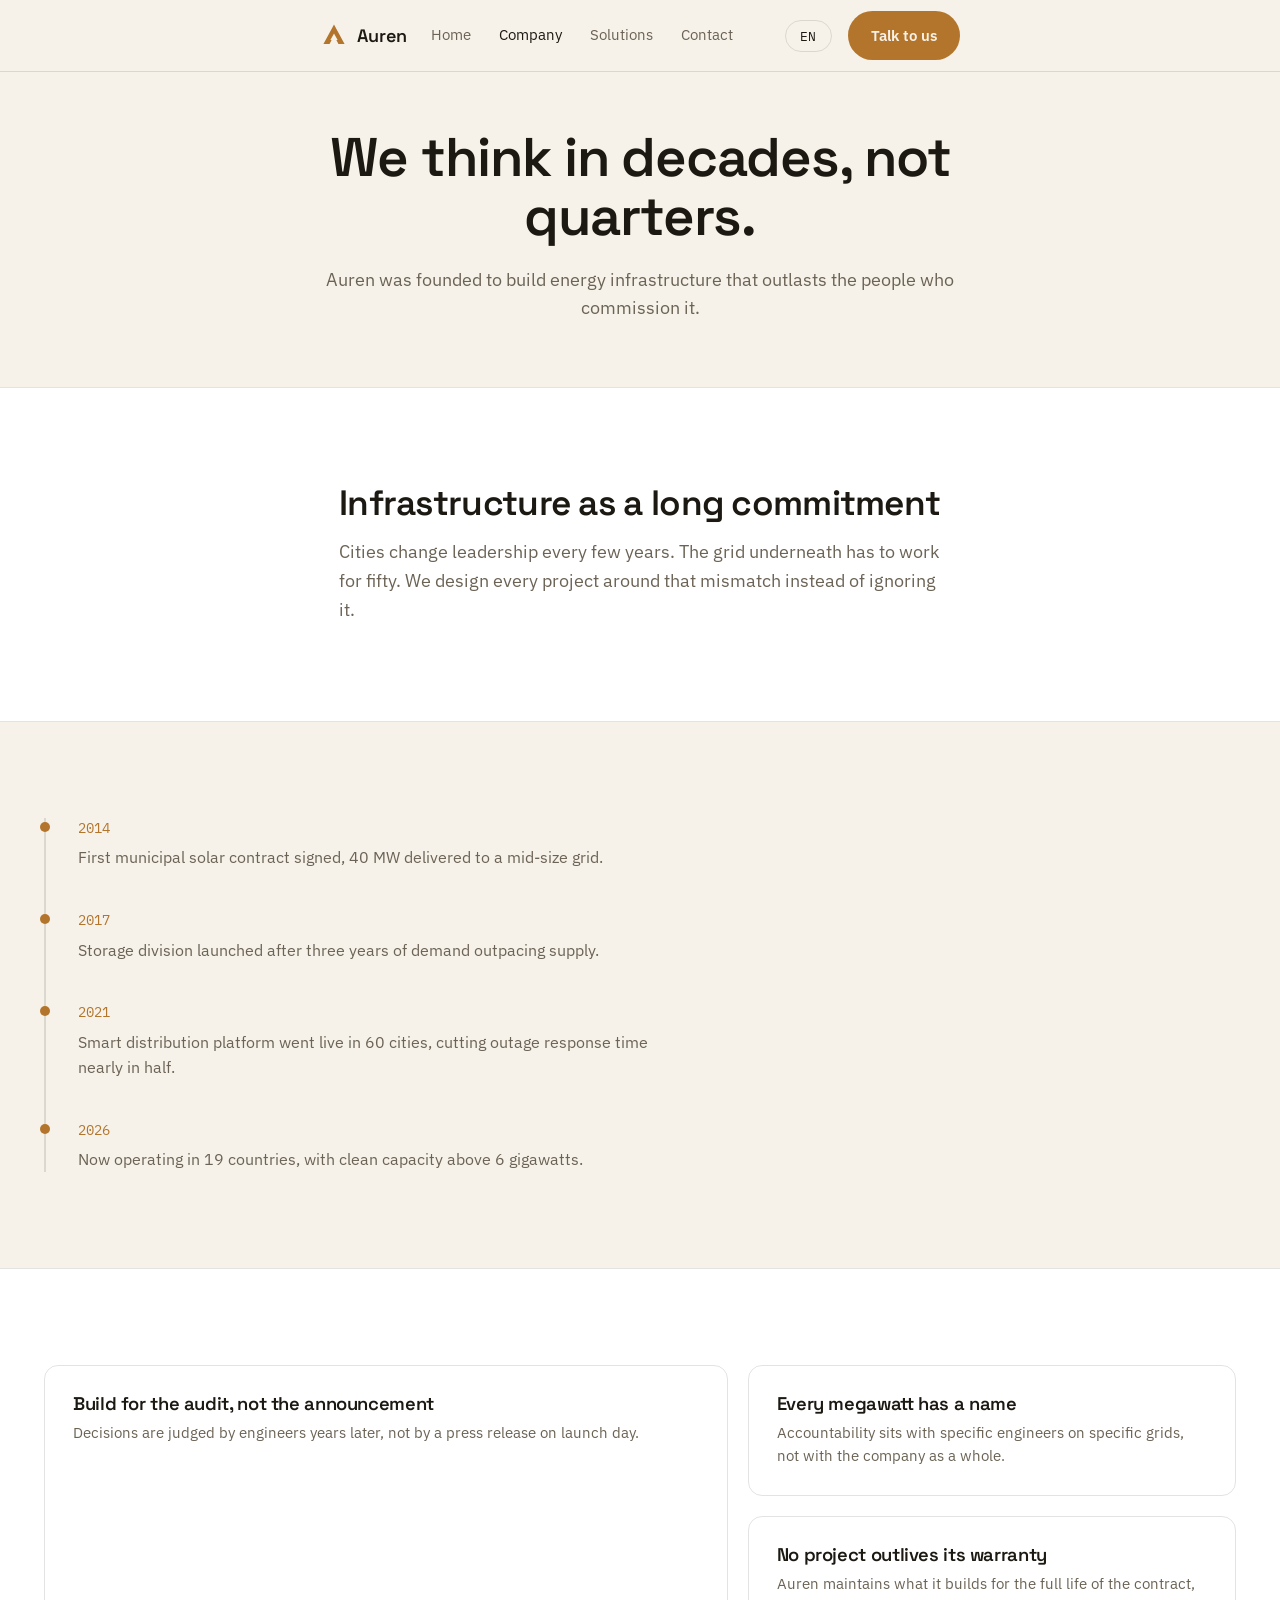
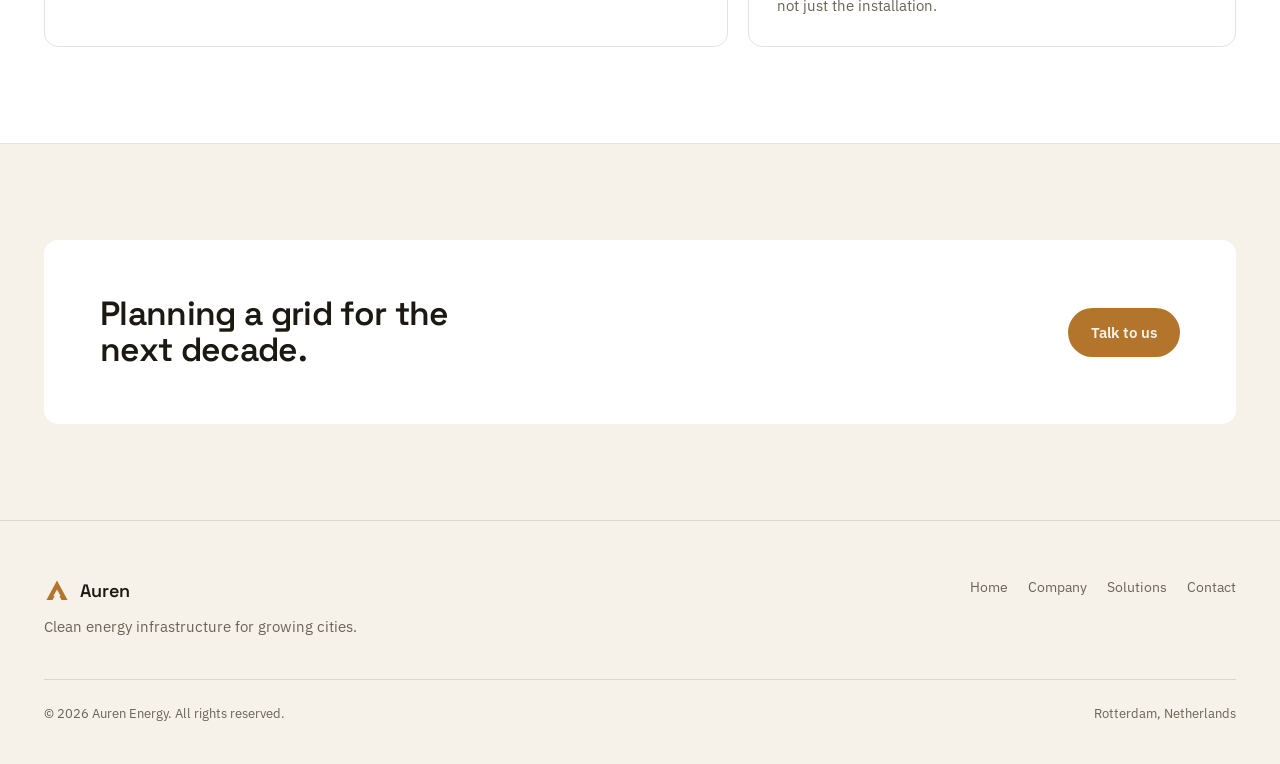
<file: auren/company.html>
<!doctype html>
<html lang="en">
<head>
<meta charset="utf-8" />
<meta name="viewport" content="width=device-width, initial-scale=1" />
<title data-i18n-title="meta.company">Company | Auren</title>
<meta name="description" content="Auren was founded to build energy infrastructure that outlasts the people who commission it." />
<link rel="preconnect" href="https://fonts.googleapis.com" />
<link rel="preconnect" href="https://fonts.gstatic.com" crossorigin />
<link href="https://fonts.googleapis.com/css2?family=Space+Grotesk:wght@500;600;700&family=IBM+Plex+Sans:wght@400;500;600&family=IBM+Plex+Mono:wght@400;500&display=swap" rel="stylesheet" />
<link rel="stylesheet" href="css/style.css" />
</head>
<body>

<nav class="nav">
  <div class="wrap">
    <a class="brand" href="index.html">
      <svg viewBox="0 0 32 32" fill="none" xmlns="http://www.w3.org/2000/svg" aria-hidden="true">
        <path d="M16 3 L29 27 H21.5 L16 16.5 L10.5 27 H3 Z" fill="currentColor" style="color:var(--accent)"/>
        <path d="M16 14 L20.5 22 H11.5 Z" fill="var(--bg)"/>
      </svg>
      Auren
    </a>
    <ul class="nav-links" data-nav-links>
      <li><a href="index.html" data-i18n="nav.home">Home</a></li>
      <li><a href="company.html" data-i18n="nav.company">Company</a></li>
      <li><a href="solutions.html" data-i18n="nav.solutions">Solutions</a></li>
      <li><a href="contact.html" data-i18n="nav.contact">Contact</a></li>
      <li><a class="btn btn-primary nav-cta-mobile" href="contact.html" data-i18n="nav.cta">Talk to us</a></li>
    </ul>
    <div class="nav-right">
      <div class="lang-switch">
        <button class="lang-btn" data-lang-toggle aria-haspopup="true" aria-expanded="false" aria-label="Language">
          <span data-lang-current>EN</span>
        </button>
        <div class="lang-menu" data-lang-menu role="menu">
          <button role="menuitem" data-lang-option="en">English</button>
          <button role="menuitem" data-lang-option="es">Español</button>
          <button role="menuitem" data-lang-option="ca">Català</button>
          <button role="menuitem" data-lang-option="fr">Français</button>
        </div>
      </div>
      <a class="btn btn-primary nav-cta" href="contact.html" data-i18n="nav.cta">Talk to us</a>
      <button class="nav-toggle" data-nav-toggle aria-label="Menu" aria-expanded="false">
        <svg viewBox="0 0 24 24" fill="none" stroke="currentColor" stroke-width="1.6"><path d="M3 6h18M3 12h18M3 18h18"/></svg>
      </button>
    </div>
  </div>
</nav>

<header class="hero-statement centered">
  <div class="wrap">
    <h1 data-i18n="company.hero.headline">We think in decades, not quarters.</h1>
    <p class="body-lg" data-i18n="company.hero.subtext">Auren was founded to build energy infrastructure that outlasts the people who commission it.</p>
  </div>
</header>

<section class="section-alt">
  <div class="wrap" style="max-width:65ch">
    <div class="reveal">
      <h2 style="font-size:clamp(1.6rem,3vw,2.2rem);margin-bottom:16px" data-i18n="company.mission.heading">Infrastructure as a long commitment</h2>
      <p class="body-lg" data-i18n="company.mission.body">Cities change leadership every few years. The grid underneath has to work for fifty. We design every project around that mismatch instead of ignoring it.</p>
    </div>
  </div>
</section>

<section>
  <div class="wrap">
    <div class="timeline">
      <div class="timeline-item reveal">
        <div class="timeline-year">2014</div>
        <p data-i18n="company.timeline.y2014">First municipal solar contract signed, 40 MW delivered to a mid-size grid.</p>
      </div>
      <div class="timeline-item reveal">
        <div class="timeline-year">2017</div>
        <p data-i18n="company.timeline.y2017">Storage division launched after three years of demand outpacing supply.</p>
      </div>
      <div class="timeline-item reveal">
        <div class="timeline-year">2021</div>
        <p data-i18n="company.timeline.y2021">Smart distribution platform went live in 60 cities, cutting outage response time nearly in half.</p>
      </div>
      <div class="timeline-item reveal">
        <div class="timeline-year">2026</div>
        <p data-i18n="company.timeline.y2026">Now operating in 19 countries, with clean capacity above 6 gigawatts.</p>
      </div>
    </div>
  </div>
</section>

<section class="section-alt">
  <div class="wrap">
    <div class="principles">
      <div class="principle reveal">
        <h3 data-i18n="company.principles.p1.title">Build for the audit, not the announcement</h3>
        <p data-i18n="company.principles.p1.body">Decisions are judged by engineers years later, not by a press release on launch day.</p>
      </div>
      <div class="principle reveal">
        <h3 data-i18n="company.principles.p2.title">Every megawatt has a name</h3>
        <p data-i18n="company.principles.p2.body">Accountability sits with specific engineers on specific grids, not with the company as a whole.</p>
      </div>
      <div class="principle reveal">
        <h3 data-i18n="company.principles.p3.title">No project outlives its warranty</h3>
        <p data-i18n="company.principles.p3.body">Auren maintains what it builds for the full life of the contract, not just the installation.</p>
      </div>
    </div>
  </div>
</section>

<section>
  <div class="wrap">
    <div class="cta-band reveal">
      <h2 data-i18n="shared.cta.heading">Planning a grid for the next decade.</h2>
      <a class="btn btn-primary" href="contact.html" data-i18n="shared.cta.button">Talk to us</a>
    </div>
  </div>
</section>

<footer>
  <div class="wrap">
    <div class="footer-top">
      <div>
        <a class="brand" href="index.html">
          <svg viewBox="0 0 32 32" fill="none" xmlns="http://www.w3.org/2000/svg" aria-hidden="true">
            <path d="M16 3 L29 27 H21.5 L16 16.5 L10.5 27 H3 Z" fill="currentColor" style="color:var(--accent)"/>
            <path d="M16 14 L20.5 22 H11.5 Z" fill="var(--bg)"/>
          </svg>
          Auren
        </a>
        <p class="body-lg" style="margin-top:10px;font-size:14.5px" data-i18n="footer.tagline">Clean energy infrastructure for growing cities.</p>
      </div>
      <ul class="footer-nav">
        <li><a href="index.html" data-i18n="nav.home">Home</a></li>
        <li><a href="company.html" data-i18n="nav.company">Company</a></li>
        <li><a href="solutions.html" data-i18n="nav.solutions">Solutions</a></li>
        <li><a href="contact.html" data-i18n="nav.contact">Contact</a></li>
      </ul>
    </div>
    <div class="footer-meta">
      <span data-i18n="footer.copyright">© 2026 Auren Energy. All rights reserved.</span>
      <span data-i18n="contact.info.hqValue">Rotterdam, Netherlands</span>
    </div>
  </div>
</footer>

<script src="i18n/en.js"></script>
<script src="i18n/es.js"></script>
<script src="i18n/ca.js"></script>
<script src="i18n/fr.js"></script>
<script src="js/i18n.js"></script>
<script src="js/main.js"></script>
</body>
</html>
</file>
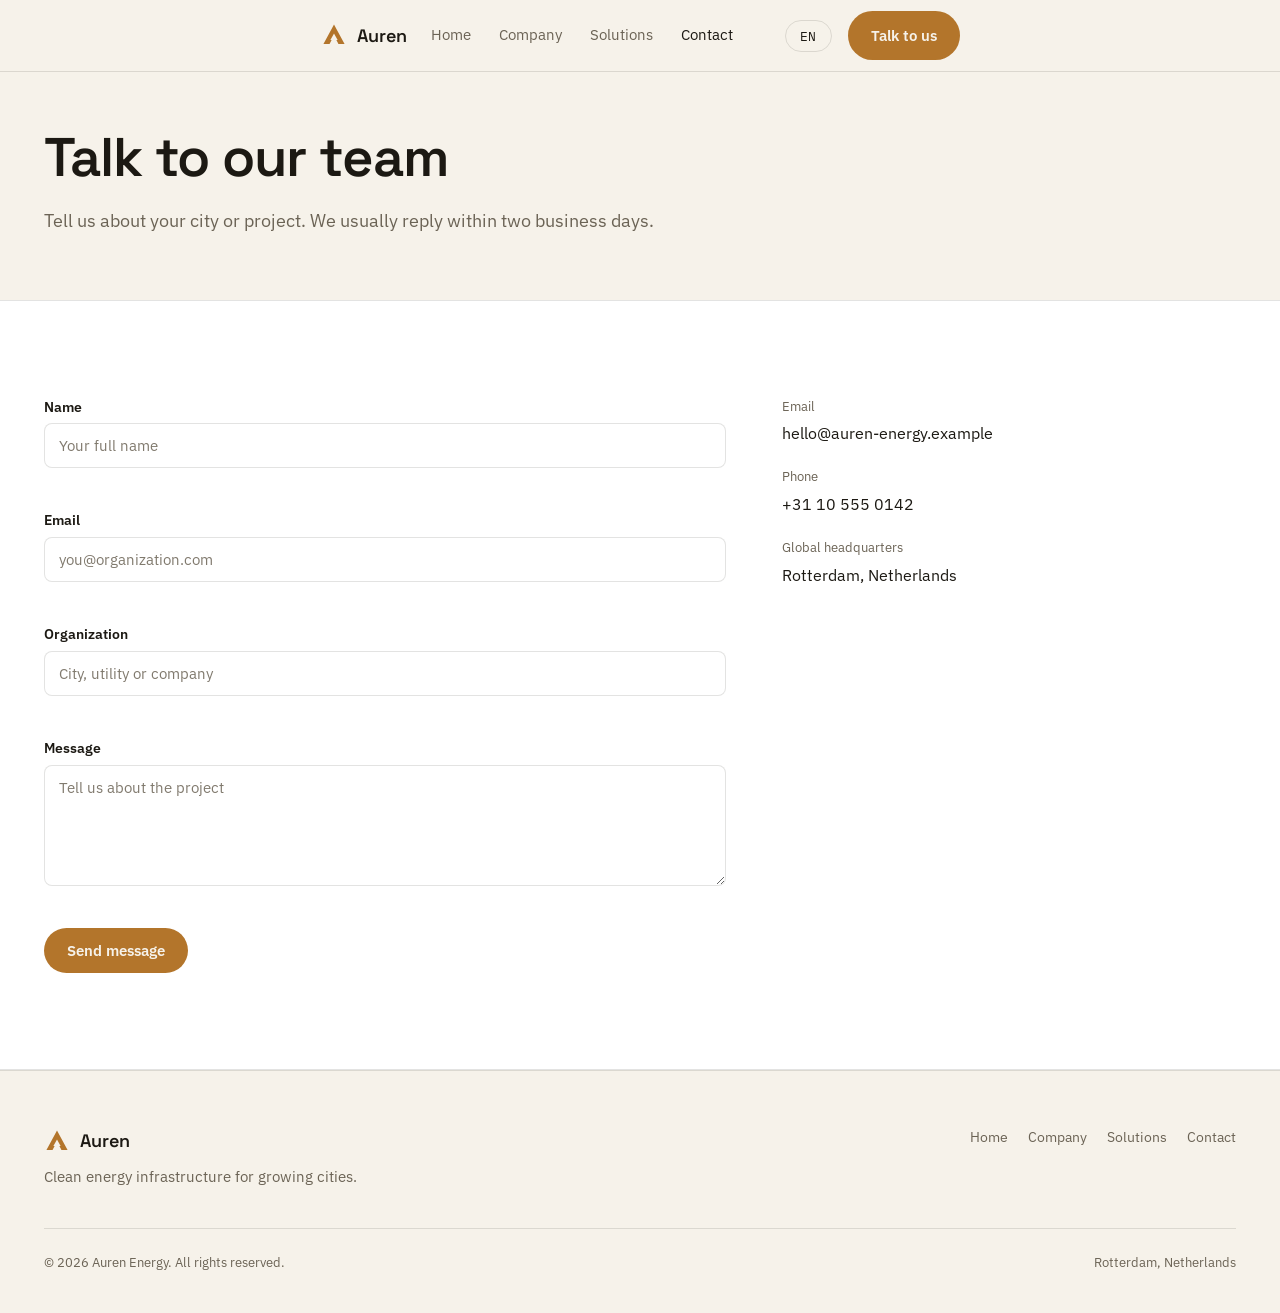
<file: auren/contact.html>
<!doctype html>
<html lang="en">
<head>
<meta charset="utf-8" />
<meta name="viewport" content="width=device-width, initial-scale=1" />
<title data-i18n-title="meta.contact">Contact | Auren</title>
<meta name="description" content="Tell us about your city or project. We usually reply within two business days." />
<link rel="preconnect" href="https://fonts.googleapis.com" />
<link rel="preconnect" href="https://fonts.gstatic.com" crossorigin />
<link href="https://fonts.googleapis.com/css2?family=Space+Grotesk:wght@500;600;700&family=IBM+Plex+Sans:wght@400;500;600&family=IBM+Plex+Mono:wght@400;500&display=swap" rel="stylesheet" />
<link rel="stylesheet" href="css/style.css" />
</head>
<body>

<nav class="nav">
  <div class="wrap">
    <a class="brand" href="index.html">
      <svg viewBox="0 0 32 32" fill="none" xmlns="http://www.w3.org/2000/svg" aria-hidden="true">
        <path d="M16 3 L29 27 H21.5 L16 16.5 L10.5 27 H3 Z" fill="currentColor" style="color:var(--accent)"/>
        <path d="M16 14 L20.5 22 H11.5 Z" fill="var(--bg)"/>
      </svg>
      Auren
    </a>
    <ul class="nav-links" data-nav-links>
      <li><a href="index.html" data-i18n="nav.home">Home</a></li>
      <li><a href="company.html" data-i18n="nav.company">Company</a></li>
      <li><a href="solutions.html" data-i18n="nav.solutions">Solutions</a></li>
      <li><a href="contact.html" data-i18n="nav.contact">Contact</a></li>
      <li><a class="btn btn-primary nav-cta-mobile" href="contact.html" data-i18n="nav.cta">Talk to us</a></li>
    </ul>
    <div class="nav-right">
      <div class="lang-switch">
        <button class="lang-btn" data-lang-toggle aria-haspopup="true" aria-expanded="false" aria-label="Language">
          <span data-lang-current>EN</span>
        </button>
        <div class="lang-menu" data-lang-menu role="menu">
          <button role="menuitem" data-lang-option="en">English</button>
          <button role="menuitem" data-lang-option="es">Español</button>
          <button role="menuitem" data-lang-option="ca">Català</button>
          <button role="menuitem" data-lang-option="fr">Français</button>
        </div>
      </div>
      <a class="btn btn-primary nav-cta" href="contact.html" data-i18n="nav.cta">Talk to us</a>
      <button class="nav-toggle" data-nav-toggle aria-label="Menu" aria-expanded="false">
        <svg viewBox="0 0 24 24" fill="none" stroke="currentColor" stroke-width="1.6"><path d="M3 6h18M3 12h18M3 18h18"/></svg>
      </button>
    </div>
  </div>
</nav>

<header class="hero-statement">
  <div class="wrap">
    <h1 data-i18n="contact.hero.headline">Talk to our team</h1>
    <p class="body-lg" data-i18n="contact.hero.subtext">Tell us about your city or project. We usually reply within two business days.</p>
  </div>
</header>

<section class="section-alt">
  <div class="wrap contact-grid">
    <div>
      <form data-contact-form novalidate>
        <div class="field" data-field>
          <label for="f-name" data-i18n="contact.form.nameLabel">Name</label>
          <input id="f-name" name="name" type="text" required
                 data-i18n-placeholder="contact.form.namePlaceholder" placeholder="Your full name"
                 data-i18n-error-required="contact.form.errorRequired" data-error-required="This field is required" />
          <span class="field-error" data-field-error></span>
        </div>
        <div class="field" data-field>
          <label for="f-email" data-i18n="contact.form.emailLabel">Email</label>
          <input id="f-email" name="email" type="email" required
                 data-i18n-placeholder="contact.form.emailPlaceholder" placeholder="you@organization.com"
                 data-i18n-error-required="contact.form.errorRequired" data-error-required="This field is required"
                 data-i18n-error-email="contact.form.errorEmail" data-error-email="Enter a valid email address" />
          <span class="field-error" data-field-error></span>
        </div>
        <div class="field" data-field>
          <label for="f-org" data-i18n="contact.form.orgLabel">Organization</label>
          <input id="f-org" name="organization" type="text"
                 data-i18n-placeholder="contact.form.orgPlaceholder" placeholder="City, utility or company" />
          <span class="field-error" data-field-error></span>
        </div>
        <div class="field" data-field>
          <label for="f-message" data-i18n="contact.form.messageLabel">Message</label>
          <textarea id="f-message" name="message" rows="5" required
                    data-i18n-placeholder="contact.form.messagePlaceholder" placeholder="Tell us about the project"
                    data-i18n-error-required="contact.form.errorRequired" data-error-required="This field is required"></textarea>
          <span class="field-error" data-field-error></span>
        </div>
        <button class="btn btn-primary" type="submit" data-i18n="contact.form.submitButton">Send message</button>
      </form>
      <div class="form-success" data-form-success>
        <h3 data-i18n="contact.form.successTitle" style="font-size:1.1rem;margin-bottom:8px">Message received</h3>
        <p data-i18n="contact.form.successBody" style="color:var(--text-dim);font-size:14.5px">This is a front-end demo, so nothing was actually sent, but this is the confirmation state a real form would show.</p>
      </div>
    </div>
    <div class="contact-info">
      <div>
        <div class="info-label" data-i18n="contact.info.emailLabel">Email</div>
        <div class="info-value" data-i18n="contact.info.emailValue">hello@auren-energy.example</div>
      </div>
      <div>
        <div class="info-label" data-i18n="contact.info.phoneLabel">Phone</div>
        <div class="info-value" data-i18n="contact.info.phoneValue">+31 10 555 0142</div>
      </div>
      <div>
        <div class="info-label" data-i18n="contact.info.hqLabel">Global headquarters</div>
        <div class="info-value" data-i18n="contact.info.hqValue">Rotterdam, Netherlands</div>
      </div>
    </div>
  </div>
</section>

<footer>
  <div class="wrap">
    <div class="footer-top">
      <div>
        <a class="brand" href="index.html">
          <svg viewBox="0 0 32 32" fill="none" xmlns="http://www.w3.org/2000/svg" aria-hidden="true">
            <path d="M16 3 L29 27 H21.5 L16 16.5 L10.5 27 H3 Z" fill="currentColor" style="color:var(--accent)"/>
            <path d="M16 14 L20.5 22 H11.5 Z" fill="var(--bg)"/>
          </svg>
          Auren
        </a>
        <p class="body-lg" style="margin-top:10px;font-size:14.5px" data-i18n="footer.tagline">Clean energy infrastructure for growing cities.</p>
      </div>
      <ul class="footer-nav">
        <li><a href="index.html" data-i18n="nav.home">Home</a></li>
        <li><a href="company.html" data-i18n="nav.company">Company</a></li>
        <li><a href="solutions.html" data-i18n="nav.solutions">Solutions</a></li>
        <li><a href="contact.html" data-i18n="nav.contact">Contact</a></li>
      </ul>
    </div>
    <div class="footer-meta">
      <span data-i18n="footer.copyright">© 2026 Auren Energy. All rights reserved.</span>
      <span data-i18n="contact.info.hqValue">Rotterdam, Netherlands</span>
    </div>
  </div>
</footer>

<script src="i18n/en.js"></script>
<script src="i18n/es.js"></script>
<script src="i18n/ca.js"></script>
<script src="i18n/fr.js"></script>
<script src="js/i18n.js"></script>
<script src="js/main.js"></script>
</body>
</html>
</file>
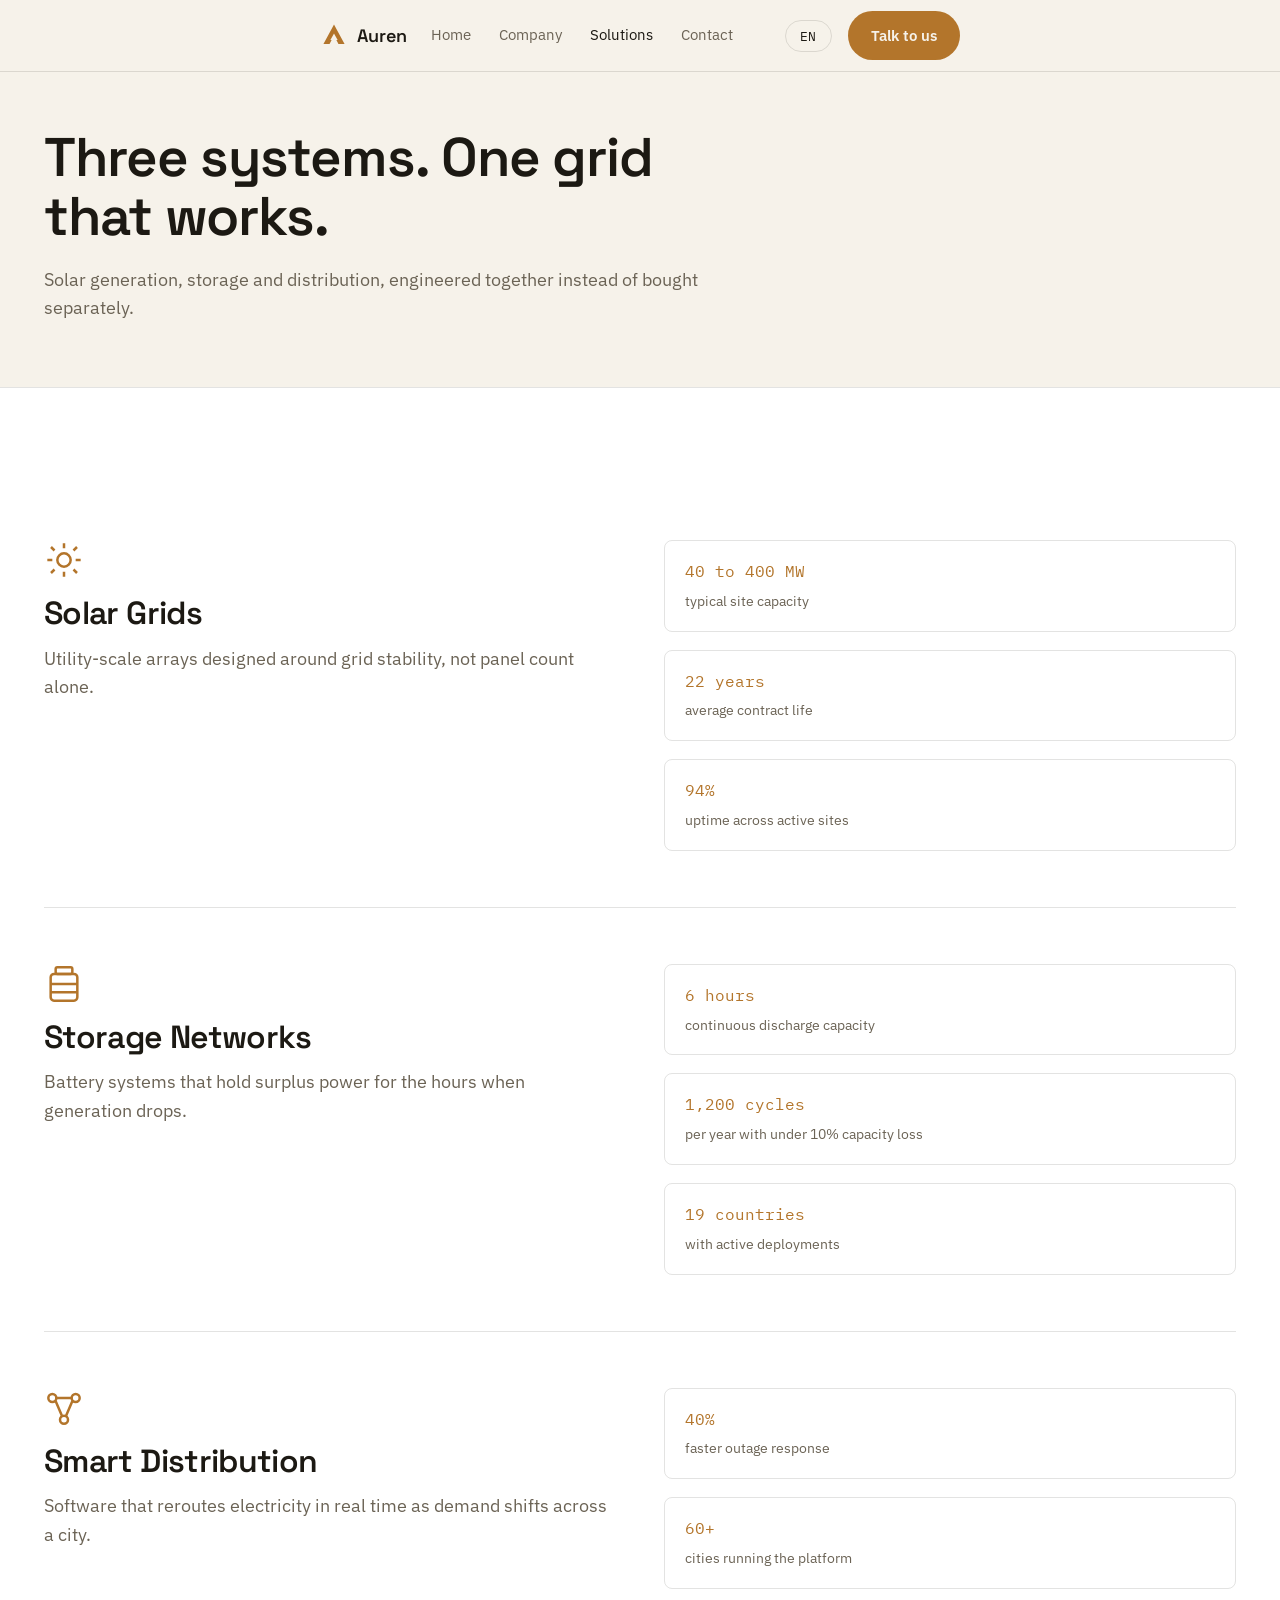
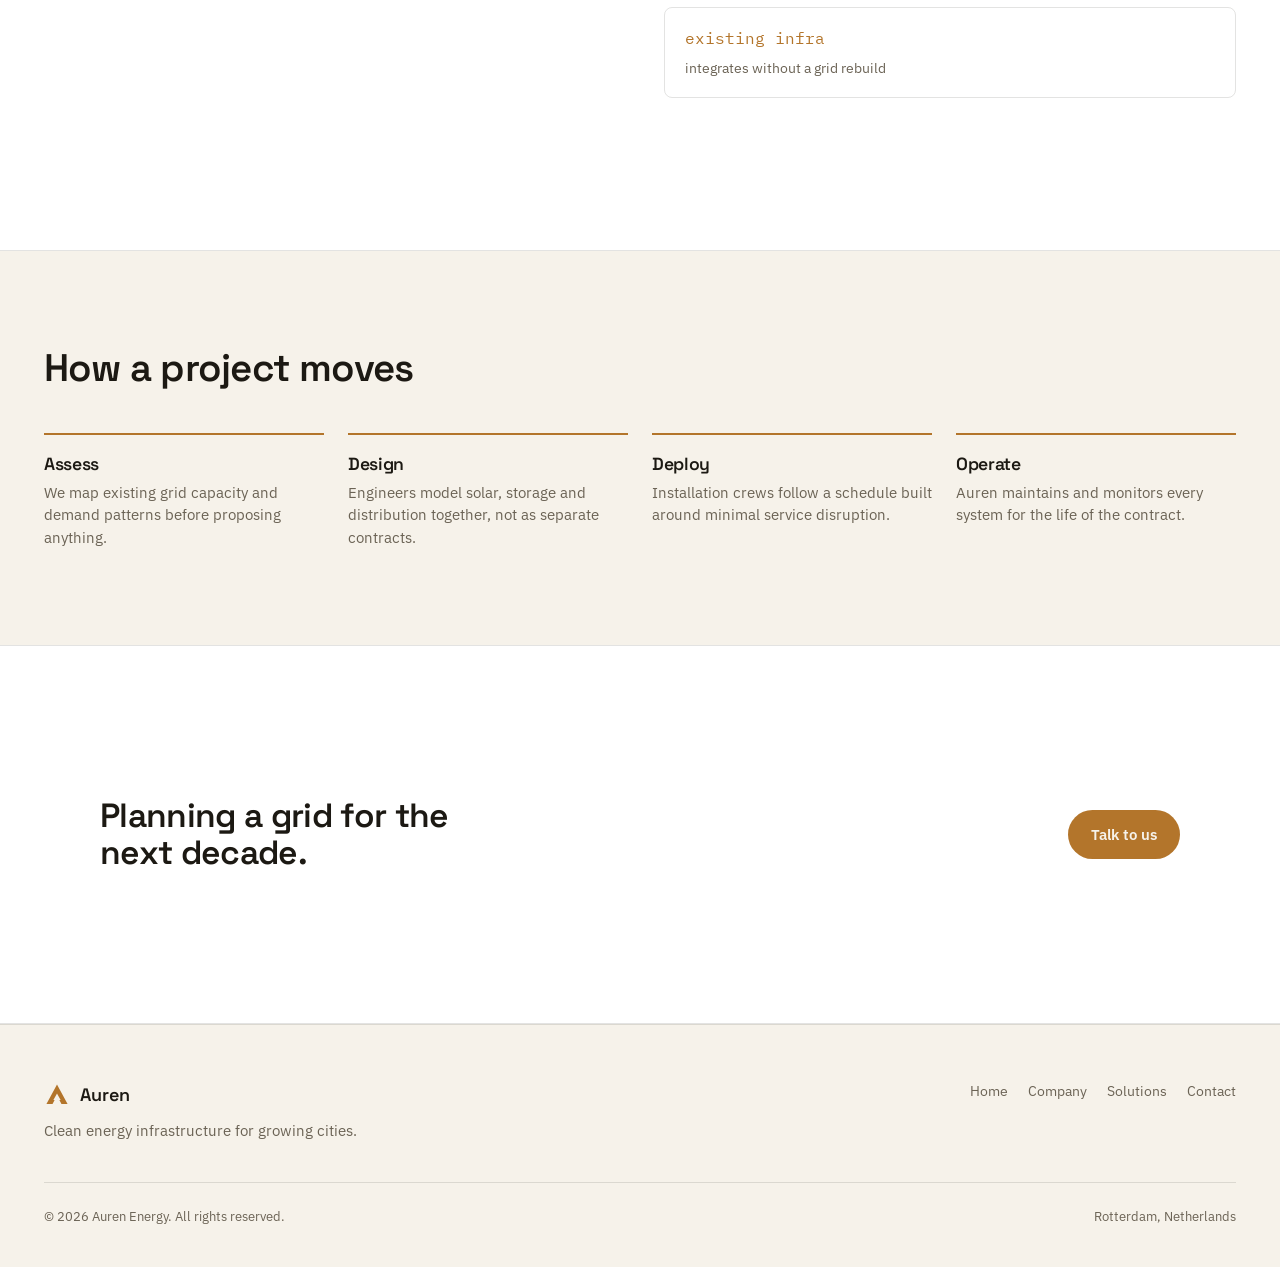
<file: auren/solutions.html>
<!doctype html>
<html lang="en">
<head>
<meta charset="utf-8" />
<meta name="viewport" content="width=device-width, initial-scale=1" />
<title data-i18n-title="meta.solutions">Solutions | Auren</title>
<meta name="description" content="Solar generation, storage and distribution, engineered together instead of bought separately." />
<link rel="preconnect" href="https://fonts.googleapis.com" />
<link rel="preconnect" href="https://fonts.gstatic.com" crossorigin />
<link href="https://fonts.googleapis.com/css2?family=Space+Grotesk:wght@500;600;700&family=IBM+Plex+Sans:wght@400;500;600&family=IBM+Plex+Mono:wght@400;500&display=swap" rel="stylesheet" />
<link rel="stylesheet" href="css/style.css" />
</head>
<body>

<nav class="nav">
  <div class="wrap">
    <a class="brand" href="index.html">
      <svg viewBox="0 0 32 32" fill="none" xmlns="http://www.w3.org/2000/svg" aria-hidden="true">
        <path d="M16 3 L29 27 H21.5 L16 16.5 L10.5 27 H3 Z" fill="currentColor" style="color:var(--accent)"/>
        <path d="M16 14 L20.5 22 H11.5 Z" fill="var(--bg)"/>
      </svg>
      Auren
    </a>
    <ul class="nav-links" data-nav-links>
      <li><a href="index.html" data-i18n="nav.home">Home</a></li>
      <li><a href="company.html" data-i18n="nav.company">Company</a></li>
      <li><a href="solutions.html" data-i18n="nav.solutions">Solutions</a></li>
      <li><a href="contact.html" data-i18n="nav.contact">Contact</a></li>
      <li><a class="btn btn-primary nav-cta-mobile" href="contact.html" data-i18n="nav.cta">Talk to us</a></li>
    </ul>
    <div class="nav-right">
      <div class="lang-switch">
        <button class="lang-btn" data-lang-toggle aria-haspopup="true" aria-expanded="false" aria-label="Language">
          <span data-lang-current>EN</span>
        </button>
        <div class="lang-menu" data-lang-menu role="menu">
          <button role="menuitem" data-lang-option="en">English</button>
          <button role="menuitem" data-lang-option="es">Español</button>
          <button role="menuitem" data-lang-option="ca">Català</button>
          <button role="menuitem" data-lang-option="fr">Français</button>
        </div>
      </div>
      <a class="btn btn-primary nav-cta" href="contact.html" data-i18n="nav.cta">Talk to us</a>
      <button class="nav-toggle" data-nav-toggle aria-label="Menu" aria-expanded="false">
        <svg viewBox="0 0 24 24" fill="none" stroke="currentColor" stroke-width="1.6"><path d="M3 6h18M3 12h18M3 18h18"/></svg>
      </button>
    </div>
  </div>
</nav>

<header class="hero-statement">
  <div class="wrap">
    <h1 data-i18n="solutions.hero.headline">Three systems. One grid that works.</h1>
    <p class="body-lg" data-i18n="solutions.hero.subtext">Solar generation, storage and distribution, engineered together instead of bought separately.</p>
  </div>
</header>

<section class="section-alt">
  <div class="wrap">

    <div class="solution-block reveal">
      <div>
        <svg width="40" height="40" viewBox="0 0 24 24" fill="none" stroke="currentColor" stroke-width="1.5" style="color:var(--accent);margin-bottom:16px"><circle cx="12" cy="12" r="4"/><path d="M12 2v3M12 19v3M4.2 4.2l2.1 2.1M17.7 17.7l2.1 2.1M2 12h3M19 12h3M4.2 19.8l2.1-2.1M17.7 6.3l2.1-2.1"/></svg>
        <h3 data-i18n="solutions.solar.title">Solar Grids</h3>
        <p class="body-lg" data-i18n="solutions.solar.body">Utility-scale arrays designed around grid stability, not panel count alone.</p>
      </div>
      <div class="spec-grid">
        <div class="spec-item"><span class="spec-num" data-i18n="solutions.solar.spec1.num">40 to 400 MW</span><span class="spec-label" data-i18n="solutions.solar.spec1.label">typical site capacity</span></div>
        <div class="spec-item"><span class="spec-num" data-i18n="solutions.solar.spec2.num">22 years</span><span class="spec-label" data-i18n="solutions.solar.spec2.label">average contract life</span></div>
        <div class="spec-item"><span class="spec-num" data-i18n="solutions.solar.spec3.num">94%</span><span class="spec-label" data-i18n="solutions.solar.spec3.label">uptime across active sites</span></div>
      </div>
    </div>

    <div class="solution-block reveal">
      <div>
        <svg width="40" height="40" viewBox="0 0 24 24" fill="none" stroke="currentColor" stroke-width="1.5" style="color:var(--accent);margin-bottom:16px"><rect x="7" y="2" width="10" height="4" rx="1"/><rect x="4" y="6" width="16" height="16" rx="2"/><path d="M4 12h16M4 17h16"/></svg>
        <h3 data-i18n="solutions.storage.title">Storage Networks</h3>
        <p class="body-lg" data-i18n="solutions.storage.body">Battery systems that hold surplus power for the hours when generation drops.</p>
      </div>
      <div class="spec-grid">
        <div class="spec-item"><span class="spec-num" data-i18n="solutions.storage.spec1.num">6 hours</span><span class="spec-label" data-i18n="solutions.storage.spec1.label">continuous discharge capacity</span></div>
        <div class="spec-item"><span class="spec-num" data-i18n="solutions.storage.spec2.num">1,200 cycles</span><span class="spec-label" data-i18n="solutions.storage.spec2.label">per year with under 10% capacity loss</span></div>
        <div class="spec-item"><span class="spec-num" data-i18n="solutions.storage.spec3.num">19 countries</span><span class="spec-label" data-i18n="solutions.storage.spec3.label">with active deployments</span></div>
      </div>
    </div>

    <div class="solution-block reveal">
      <div>
        <svg width="40" height="40" viewBox="0 0 24 24" fill="none" stroke="currentColor" stroke-width="1.5" style="color:var(--accent);margin-bottom:16px"><circle cx="5" cy="6" r="2.4"/><circle cx="19" cy="6" r="2.4"/><circle cx="12" cy="19" r="2.4"/><path d="M6.9 7.6L11 17.2M17.1 7.6L13 17.2M7.4 6h9.2"/></svg>
        <h3 data-i18n="solutions.distribution.title">Smart Distribution</h3>
        <p class="body-lg" data-i18n="solutions.distribution.body">Software that reroutes electricity in real time as demand shifts across a city.</p>
      </div>
      <div class="spec-grid">
        <div class="spec-item"><span class="spec-num" data-i18n="solutions.distribution.spec1.num">40%</span><span class="spec-label" data-i18n="solutions.distribution.spec1.label">faster outage response</span></div>
        <div class="spec-item"><span class="spec-num" data-i18n="solutions.distribution.spec2.num">60+</span><span class="spec-label" data-i18n="solutions.distribution.spec2.label">cities running the platform</span></div>
        <div class="spec-item"><span class="spec-num" data-i18n="solutions.distribution.spec3.num">existing infra</span><span class="spec-label" data-i18n="solutions.distribution.spec3.label">integrates without a grid rebuild</span></div>
      </div>
    </div>

  </div>
</section>

<section>
  <div class="wrap">
    <div class="section-head reveal">
      <h2 data-i18n="solutions.process.heading">How a project moves</h2>
    </div>
    <div class="process-strip">
      <div class="process-step reveal">
        <h3 data-i18n="solutions.process.assess.title">Assess</h3>
        <p data-i18n="solutions.process.assess.body">We map existing grid capacity and demand patterns before proposing anything.</p>
      </div>
      <div class="process-step reveal">
        <h3 data-i18n="solutions.process.design.title">Design</h3>
        <p data-i18n="solutions.process.design.body">Engineers model solar, storage and distribution together, not as separate contracts.</p>
      </div>
      <div class="process-step reveal">
        <h3 data-i18n="solutions.process.deploy.title">Deploy</h3>
        <p data-i18n="solutions.process.deploy.body">Installation crews follow a schedule built around minimal service disruption.</p>
      </div>
      <div class="process-step reveal">
        <h3 data-i18n="solutions.process.operate.title">Operate</h3>
        <p data-i18n="solutions.process.operate.body">Auren maintains and monitors every system for the life of the contract.</p>
      </div>
    </div>
  </div>
</section>

<section class="section-alt">
  <div class="wrap">
    <div class="cta-band reveal">
      <h2 data-i18n="shared.cta.heading">Planning a grid for the next decade.</h2>
      <a class="btn btn-primary" href="contact.html" data-i18n="shared.cta.button">Talk to us</a>
    </div>
  </div>
</section>

<footer>
  <div class="wrap">
    <div class="footer-top">
      <div>
        <a class="brand" href="index.html">
          <svg viewBox="0 0 32 32" fill="none" xmlns="http://www.w3.org/2000/svg" aria-hidden="true">
            <path d="M16 3 L29 27 H21.5 L16 16.5 L10.5 27 H3 Z" fill="currentColor" style="color:var(--accent)"/>
            <path d="M16 14 L20.5 22 H11.5 Z" fill="var(--bg)"/>
          </svg>
          Auren
        </a>
        <p class="body-lg" style="margin-top:10px;font-size:14.5px" data-i18n="footer.tagline">Clean energy infrastructure for growing cities.</p>
      </div>
      <ul class="footer-nav">
        <li><a href="index.html" data-i18n="nav.home">Home</a></li>
        <li><a href="company.html" data-i18n="nav.company">Company</a></li>
        <li><a href="solutions.html" data-i18n="nav.solutions">Solutions</a></li>
        <li><a href="contact.html" data-i18n="nav.contact">Contact</a></li>
      </ul>
    </div>
    <div class="footer-meta">
      <span data-i18n="footer.copyright">© 2026 Auren Energy. All rights reserved.</span>
      <span data-i18n="contact.info.hqValue">Rotterdam, Netherlands</span>
    </div>
  </div>
</footer>

<script src="i18n/en.js"></script>
<script src="i18n/es.js"></script>
<script src="i18n/ca.js"></script>
<script src="i18n/fr.js"></script>
<script src="js/i18n.js"></script>
<script src="js/main.js"></script>
</body>
</html>
</file>
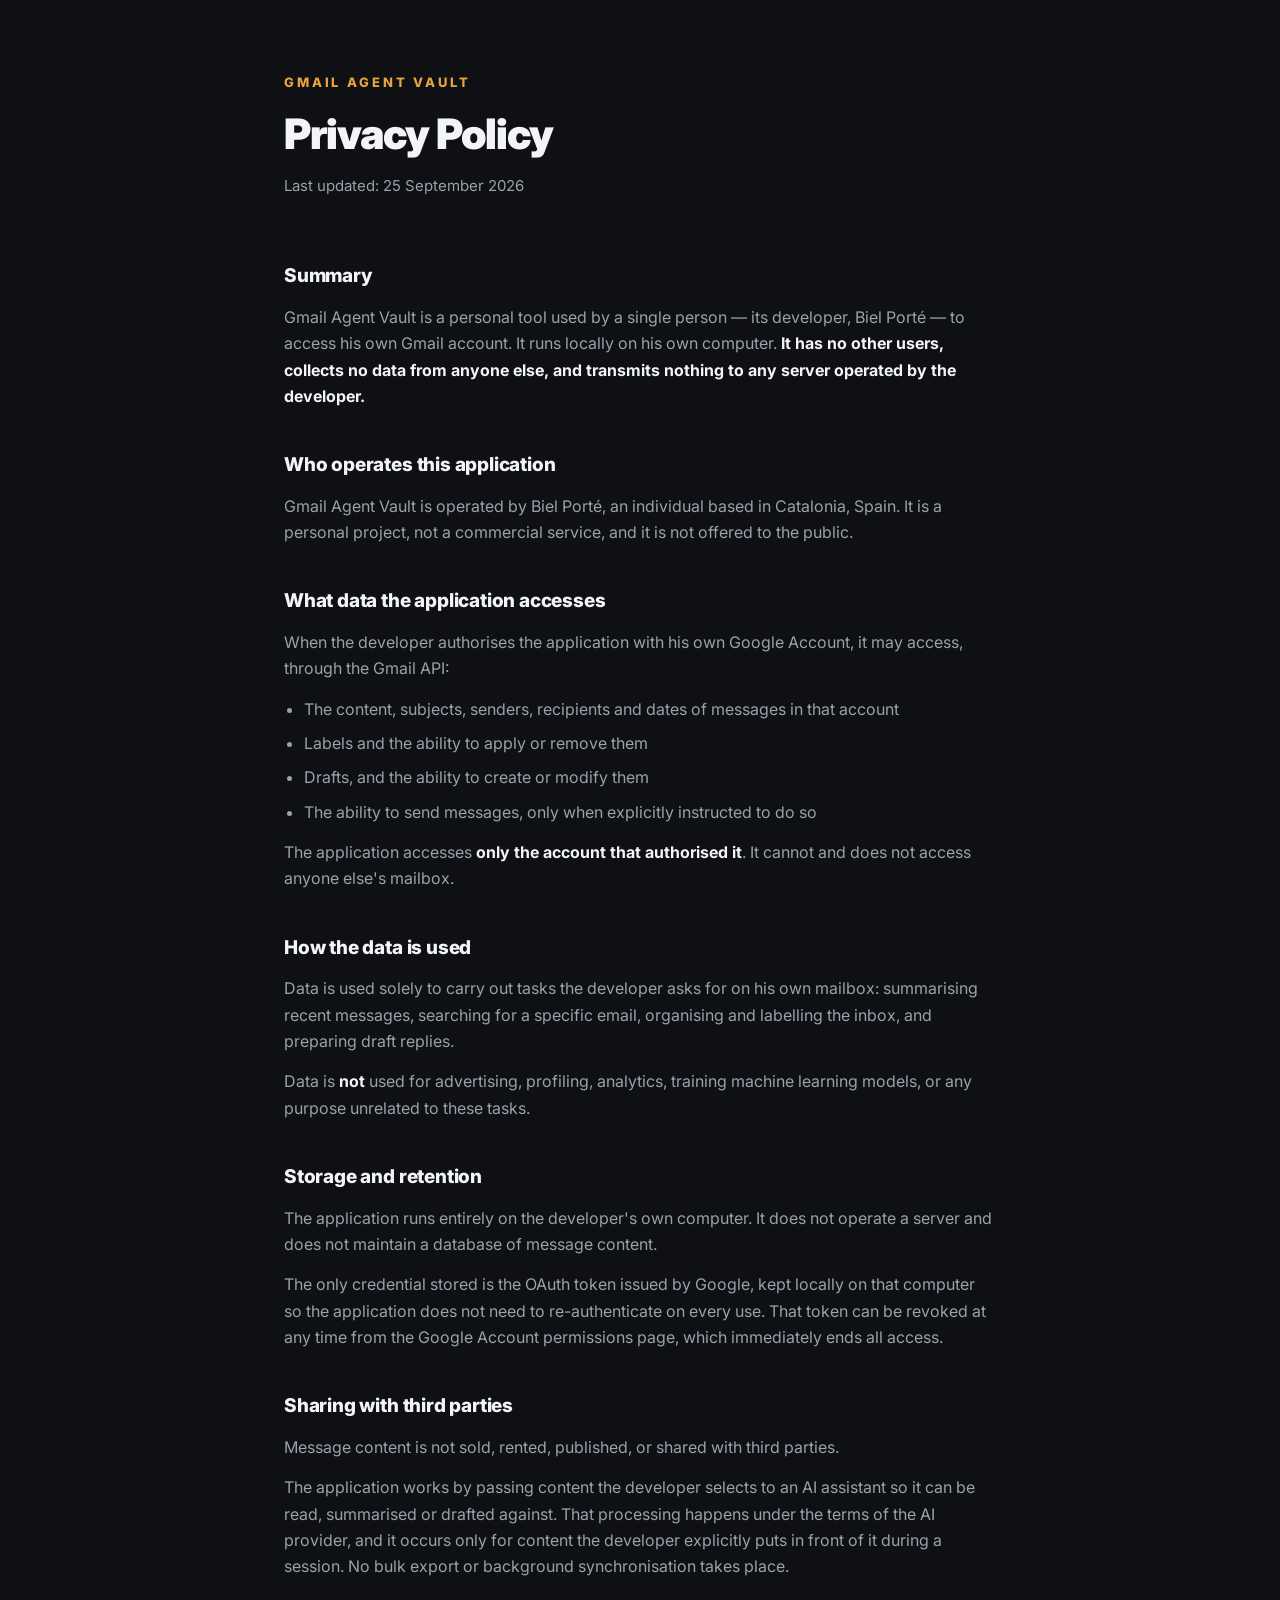
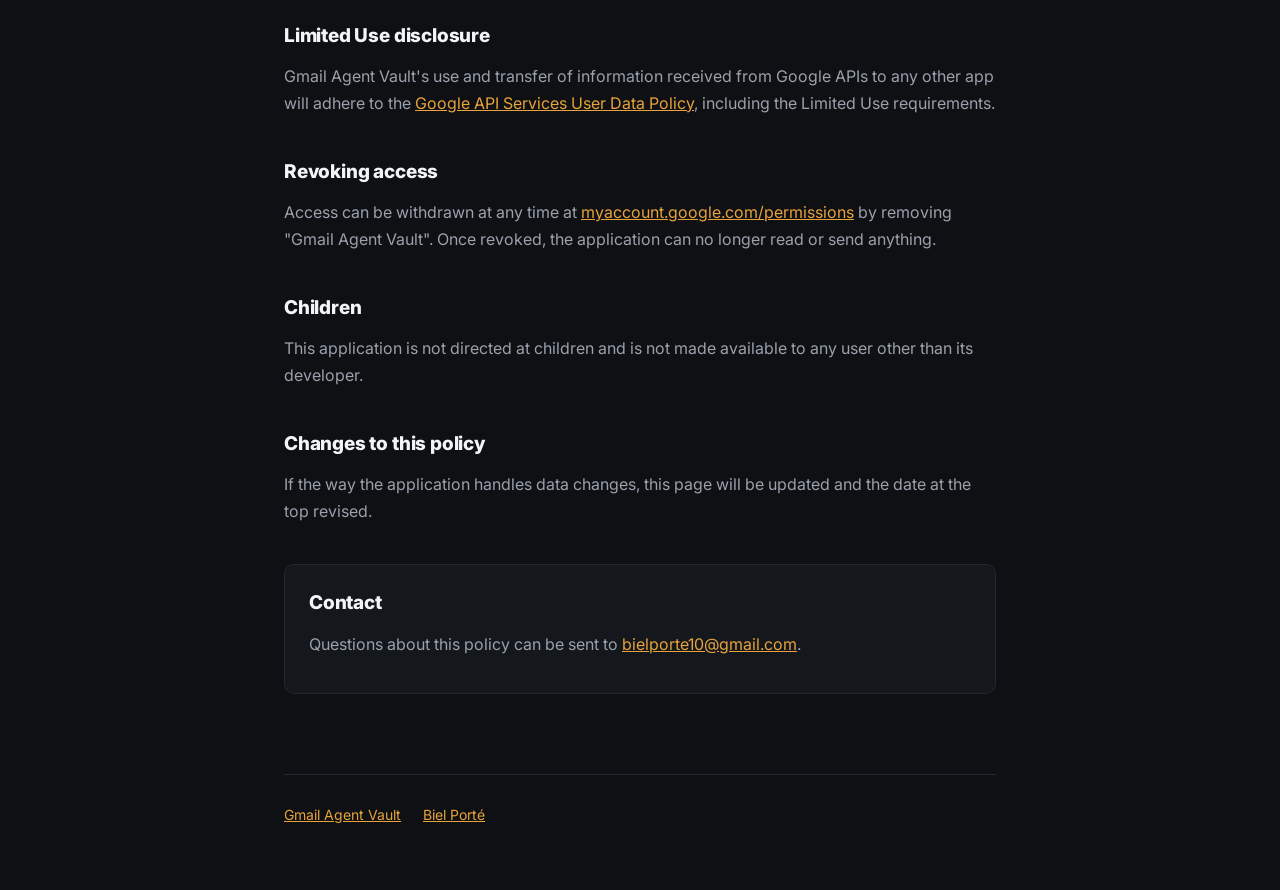
<file: gmail-agent-vault/privacy.html>
<!DOCTYPE html>
<html lang="en">
<head>
<meta charset="utf-8">
<meta name="viewport" content="width=device-width, initial-scale=1">
<title>Privacy Policy — Gmail Agent Vault</title>
<meta name="description" content="Privacy policy for Gmail Agent Vault, a personal single-user tool that accesses its owner's own Gmail account.">
<meta name="robots" content="noindex">
<link rel="preconnect" href="https://fonts.googleapis.com">
<link rel="preconnect" href="https://fonts.gstatic.com" crossorigin>
<link href="https://fonts.googleapis.com/css2?family=Inter:wght@400;500;600;700;800;900&display=swap" rel="stylesheet">
<style>
  :root{
    --bg:#0e1013; --bg2:#14171c; --line:#23272e;
    --txt:#f2f4f7; --mut:#9aa1ad; --acc:#e8a33d; --max:760px;
  }
  *{box-sizing:border-box; margin:0; padding:0}
  body{
    background:var(--bg); color:var(--txt);
    font-family:Inter,"Segoe UI",system-ui,-apple-system,sans-serif;
    -webkit-font-smoothing:antialiased; line-height:1.65;
  }
  .wrap{max-width:var(--max); margin:0 auto; padding:0 24px}
  a{color:var(--acc)}
  header{padding:72px 0 8px}
  .eyebrow{
    font-size:13px; font-weight:800; letter-spacing:.22em; text-transform:uppercase;
    color:var(--acc); margin-bottom:18px;
  }
  h1{font-size:clamp(30px,4.6vw,42px); line-height:1.1; font-weight:900; letter-spacing:-.025em}
  .meta{margin-top:16px; color:var(--mut); font-size:15px}
  main{padding-bottom:80px}
  section{margin-top:40px}
  h2{font-size:19px; font-weight:800; letter-spacing:-.01em; margin-bottom:12px}
  p{color:var(--mut); margin-bottom:14px}
  ul{color:var(--mut); margin:0 0 14px 20px}
  li{margin-bottom:8px}
  strong{color:var(--txt)}
  .card{
    background:var(--bg2); border:1px solid var(--line);
    border-radius:10px; padding:22px 24px; margin-top:40px;
  }
  footer{
    border-top:1px solid var(--line); padding:28px 0 64px;
    color:var(--mut); font-size:14px;
  }
  footer a{margin-right:18px}
</style>
</head>
<body>

<div class="wrap">

<header>
  <div class="eyebrow">Gmail Agent Vault</div>
  <h1>Privacy Policy</h1>
  <p class="meta">Last updated: 25 September 2026</p>
</header>

<main>

<section>
  <h2>Summary</h2>
  <p>Gmail Agent Vault is a personal tool used by a single person — its developer, Biel Porté — to access his own Gmail account. It runs locally on his own computer. <strong>It has no other users, collects no data from anyone else, and transmits nothing to any server operated by the developer.</strong></p>
</section>

<section>
  <h2>Who operates this application</h2>
  <p>Gmail Agent Vault is operated by Biel Porté, an individual based in Catalonia, Spain. It is a personal project, not a commercial service, and it is not offered to the public.</p>
</section>

<section>
  <h2>What data the application accesses</h2>
  <p>When the developer authorises the application with his own Google Account, it may access, through the Gmail API:</p>
  <ul>
    <li>The content, subjects, senders, recipients and dates of messages in that account</li>
    <li>Labels and the ability to apply or remove them</li>
    <li>Drafts, and the ability to create or modify them</li>
    <li>The ability to send messages, only when explicitly instructed to do so</li>
  </ul>
  <p>The application accesses <strong>only the account that authorised it</strong>. It cannot and does not access anyone else's mailbox.</p>
</section>

<section>
  <h2>How the data is used</h2>
  <p>Data is used solely to carry out tasks the developer asks for on his own mailbox: summarising recent messages, searching for a specific email, organising and labelling the inbox, and preparing draft replies.</p>
  <p>Data is <strong>not</strong> used for advertising, profiling, analytics, training machine learning models, or any purpose unrelated to these tasks.</p>
</section>

<section>
  <h2>Storage and retention</h2>
  <p>The application runs entirely on the developer's own computer. It does not operate a server and does not maintain a database of message content.</p>
  <p>The only credential stored is the OAuth token issued by Google, kept locally on that computer so the application does not need to re-authenticate on every use. That token can be revoked at any time from the Google Account permissions page, which immediately ends all access.</p>
</section>

<section>
  <h2>Sharing with third parties</h2>
  <p>Message content is not sold, rented, published, or shared with third parties.</p>
  <p>The application works by passing content the developer selects to an AI assistant so it can be read, summarised or drafted against. That processing happens under the terms of the AI provider, and it occurs only for content the developer explicitly puts in front of it during a session. No bulk export or background synchronisation takes place.</p>
</section>

<section>
  <h2>Limited Use disclosure</h2>
  <p>Gmail Agent Vault's use and transfer of information received from Google APIs to any other app will adhere to the <a href="https://developers.google.com/terms/api-services-user-data-policy" rel="noopener">Google API Services User Data Policy</a>, including the Limited Use requirements.</p>
</section>

<section>
  <h2>Revoking access</h2>
  <p>Access can be withdrawn at any time at <a href="https://myaccount.google.com/permissions" rel="noopener">myaccount.google.com/permissions</a> by removing "Gmail Agent Vault". Once revoked, the application can no longer read or send anything.</p>
</section>

<section>
  <h2>Children</h2>
  <p>This application is not directed at children and is not made available to any user other than its developer.</p>
</section>

<section>
  <h2>Changes to this policy</h2>
  <p>If the way the application handles data changes, this page will be updated and the date at the top revised.</p>
</section>

<section class="card">
  <h2>Contact</h2>
  <p>Questions about this policy can be sent to <a href="mailto:bielporte10@gmail.com">bielporte10@gmail.com</a>.</p>
</section>

</main>

<footer>
  <a href="./">Gmail Agent Vault</a>
  <a href="../">Biel Porté</a>
</footer>

</div>

</body>
</html>
</file>
<file: auren/css/style.css>
/* Auren — design tokens: one accent (amber), one radius scale (12px soft), dark by default with a light variant */

:root {
  --bg: #12100d;
  --bg-raised: #1b1814;
  --bg-sunken: #0b0a08;
  --text: #f3ede1;
  --text-dim: #b7ada0;
  --border: rgba(243, 237, 225, 0.12);
  --accent: #c98d3e;
  --accent-text: #12100d;
  --focus: #e0ab63;

  --radius: 14px;
  --radius-sm: 8px;
  --radius-pill: 999px;

  --font-display: "Space Grotesk", ui-sans-serif, system-ui, sans-serif;
  --font-body: "IBM Plex Sans", ui-sans-serif, system-ui, sans-serif;
  --font-mono: "IBM Plex Mono", ui-monospace, "SFMono-Regular", monospace;

  --container: 1240px;
  --nav-h: 72px;

  --ease: cubic-bezier(0.16, 1, 0.3, 1);
}

@media (prefers-color-scheme: light) {
  :root {
    --bg: #f6f2ea;
    --bg-raised: #ffffff;
    --bg-sunken: #ece5d6;
    --text: #1c1913;
    --text-dim: #6b6355;
    --border: rgba(28, 25, 19, 0.12);
    --accent: #b3752b;
    --accent-text: #f6f2ea;
    --focus: #96601f;
  }
}

* {
  box-sizing: border-box;
}

html {
  scroll-behavior: smooth;
}

@media (prefers-reduced-motion: reduce) {
  html {
    scroll-behavior: auto;
  }
  *,
  *::before,
  *::after {
    animation-duration: 0.001ms !important;
    animation-iteration-count: 1 !important;
    transition-duration: 0.001ms !important;
    scroll-behavior: auto !important;
  }
}

body {
  margin: 0;
  background: var(--bg);
  color: var(--text);
  font-family: var(--font-body);
  font-size: 16px;
  line-height: 1.55;
  -webkit-font-smoothing: antialiased;
}

img,
svg {
  max-width: 100%;
  display: block;
}

a {
  color: inherit;
}

:focus-visible {
  outline: 2px solid var(--focus);
  outline-offset: 3px;
  border-radius: 4px;
}

.wrap {
  max-width: var(--container);
  margin: 0 auto;
  padding: 0 24px;
}

h1,
h2,
h3 {
  font-family: var(--font-display);
  font-weight: 600;
  letter-spacing: -0.02em;
  line-height: 1.08;
  margin: 0;
}

p {
  margin: 0;
}

.eyebrow {
  font-family: var(--font-mono);
  font-size: 11px;
  text-transform: uppercase;
  letter-spacing: 0.18em;
  color: var(--accent);
  margin: 0 0 14px;
}

.body-lg {
  font-size: 18px;
  color: var(--text-dim);
  max-width: 62ch;
  line-height: 1.6;
}

/* ---------- Nav ---------- */

.nav {
  position: sticky;
  top: 0;
  z-index: 40;
  height: var(--nav-h);
  display: flex;
  align-items: center;
  background: color-mix(in srgb, var(--bg) 88%, transparent);
  backdrop-filter: blur(10px);
  border-bottom: 1px solid var(--border);
}

.nav .wrap {
  display: flex;
  align-items: center;
  justify-content: space-between;
  gap: 24px;
}

.brand {
  display: flex;
  align-items: center;
  gap: 10px;
  font-family: var(--font-display);
  font-weight: 600;
  font-size: 18px;
  text-decoration: none;
  white-space: nowrap;
}

.brand svg {
  width: 26px;
  height: 26px;
  flex: none;
}

.nav-links {
  display: flex;
  align-items: center;
  gap: 28px;
  list-style: none;
  margin: 0;
  padding: 0;
  font-size: 14.5px;
}

.nav-links a {
  text-decoration: none;
  color: var(--text-dim);
  transition: color 0.2s var(--ease);
}

.nav-links a:hover,
.nav-links a[aria-current="page"] {
  color: var(--text);
}

.nav-right {
  display: flex;
  align-items: center;
  gap: 16px;
}

.nav-cta {
  white-space: nowrap;
}

.nav-links .nav-cta-mobile {
  display: none;
}

.lang-switch {
  position: relative;
}

.lang-btn {
  font-family: var(--font-mono);
  font-size: 12.5px;
  letter-spacing: 0.04em;
  text-transform: uppercase;
  background: transparent;
  border: 1px solid var(--border);
  color: var(--text);
  border-radius: var(--radius-pill);
  padding: 7px 14px;
  cursor: pointer;
  display: flex;
  align-items: center;
  gap: 6px;
}

.lang-menu {
  position: absolute;
  right: 0;
  top: calc(100% + 8px);
  background: var(--bg-raised);
  border: 1px solid var(--border);
  border-radius: var(--radius-sm);
  padding: 6px;
  display: none;
  flex-direction: column;
  min-width: 148px;
  box-shadow: 0 18px 40px rgba(0, 0, 0, 0.35);
}

.lang-menu.open {
  display: flex;
}

.lang-menu button {
  background: none;
  border: none;
  color: var(--text);
  text-align: left;
  padding: 8px 10px;
  border-radius: 6px;
  cursor: pointer;
  font-family: var(--font-body);
  font-size: 14px;
}

.lang-menu button:hover {
  background: var(--bg-sunken);
}

.nav-toggle {
  display: none;
  background: none;
  border: 1px solid var(--border);
  border-radius: var(--radius-sm);
  color: var(--text);
  width: 40px;
  height: 40px;
  cursor: pointer;
}

@media (max-width: 900px) {
  .nav-links {
    position: fixed;
    top: var(--nav-h);
    left: 0;
    right: 0;
    height: calc(100dvh - var(--nav-h));
    overflow-y: auto;
    background: var(--bg);
    flex-direction: column;
    align-items: flex-start;
    padding: 28px 24px;
    gap: 20px;
    font-size: 20px;
    transform: translateY(-8px);
    opacity: 0;
    pointer-events: none;
    transition: opacity 0.25s var(--ease), transform 0.25s var(--ease);
  }
  .nav-links.open {
    opacity: 1;
    pointer-events: auto;
    transform: translateY(0);
  }
  .nav-right .nav-cta {
    display: none;
  }
  .nav-links .nav-cta-mobile {
    display: inline-flex;
  }
  .nav-toggle {
    display: block;
  }
}

/* ---------- Buttons ---------- */

.btn {
  display: inline-flex;
  align-items: center;
  gap: 8px;
  font-family: var(--font-body);
  font-weight: 600;
  font-size: 15px;
  padding: 12px 22px;
  border-radius: var(--radius-pill);
  text-decoration: none;
  cursor: pointer;
  border: 1px solid transparent;
  transition: transform 0.15s var(--ease), background 0.2s var(--ease), border-color 0.2s var(--ease);
  white-space: nowrap;
}

.btn:active {
  transform: scale(0.98);
}

.btn-primary {
  background: var(--accent);
  color: var(--accent-text);
}

.btn-primary:hover {
  background: var(--focus);
}

.btn-ghost {
  background: transparent;
  color: var(--text);
  border-color: var(--border);
}

.btn-ghost:hover {
  border-color: var(--accent);
}

.btn-link {
  background: none;
  border: none;
  padding: 4px 0;
  color: var(--text);
  border-bottom: 1px solid var(--border);
  border-radius: 0;
}

.btn-link:hover {
  border-color: var(--accent);
  color: var(--accent);
}

/* ---------- Sections & rhythm ---------- */

section {
  padding: 96px 0;
}

@media (max-width: 700px) {
  section {
    padding: 56px 0;
  }
}

.section-alt {
  background: var(--bg-raised);
  border-top: 1px solid var(--border);
  border-bottom: 1px solid var(--border);
}

/* Visible by default: content must never depend on JS to be readable.
   JS adds .pending right before observing, so only a JS-confirmed-running
   page ever hides content pre-animation. */
.reveal {
  opacity: 1;
  transform: none;
  transition: opacity 0.7s var(--ease), transform 0.7s var(--ease);
}

.reveal.pending {
  opacity: 0;
  transform: translateY(20px);
}

.reveal.in {
  opacity: 1;
  transform: translateY(0);
}

@media (prefers-reduced-motion: reduce) {
  .reveal.pending {
    opacity: 1;
    transform: none;
    transition: none;
  }
}

/* ---------- Hero (home): asymmetric split ---------- */

.hero-split {
  padding-top: 64px;
  min-height: calc(100dvh - var(--nav-h));
  display: flex;
  align-items: center;
}

.hero-split .wrap {
  display: grid;
  grid-template-columns: 1.1fr 0.9fr;
  gap: 48px;
  align-items: center;
}

.hero-split h1 {
  font-size: clamp(2.4rem, 5vw, 4rem);
  max-width: 12ch;
}

.hero-split .body-lg {
  margin-top: 22px;
}

.hero-actions {
  margin-top: 32px;
  display: flex;
  align-items: center;
  gap: 24px;
  flex-wrap: wrap;
}

.hero-art {
  aspect-ratio: 1 / 1;
}

@media (max-width: 900px) {
  .hero-split .wrap {
    grid-template-columns: 1fr;
  }
  .hero-art {
    order: -1;
    max-width: 320px;
    margin: 0 auto;
  }
}

/* ---------- Hero (editorial manifesto: company / simple statement: solutions, contact) ---------- */

.hero-statement {
  padding-top: 56px;
  padding-bottom: 64px;
}

.hero-statement h1 {
  font-size: clamp(2.1rem, 4.4vw, 3.4rem);
  max-width: 20ch;
}

.hero-statement .body-lg {
  margin-top: 20px;
}

.hero-statement.centered {
  text-align: center;
}

.hero-statement.centered h1,
.hero-statement.centered .body-lg {
  margin-left: auto;
  margin-right: auto;
}

/* ---------- Stat strip ---------- */

.stat-strip {
  display: grid;
  grid-template-columns: repeat(3, 1fr);
  gap: 32px;
}

.stat-strip .stat-num {
  font-family: var(--font-mono);
  font-size: clamp(2rem, 4vw, 2.8rem);
  color: var(--accent);
  letter-spacing: -0.02em;
}

.stat-strip .stat-label {
  margin-top: 8px;
  color: var(--text-dim);
  font-size: 14.5px;
  max-width: 30ch;
}

@media (max-width: 760px) {
  .stat-strip {
    grid-template-columns: 1fr;
    gap: 36px;
  }
}

/* ---------- Bento (1 large + 2 small) ---------- */

.section-head {
  margin-bottom: 44px;
  max-width: 60ch;
}

.section-head h2 {
  font-size: clamp(1.7rem, 3.2vw, 2.4rem);
}

.bento {
  display: grid;
  grid-template-columns: 1.3fr 1fr;
  grid-template-rows: auto auto;
  gap: 20px;
}

.bento-cell {
  border-radius: var(--radius);
  padding: 32px;
  border: 1px solid var(--border);
}

.bento-cell.primary {
  grid-row: 1 / 3;
  background: linear-gradient(155deg, var(--bg-raised), var(--bg-sunken));
  display: flex;
  flex-direction: column;
  justify-content: flex-end;
  min-height: 340px;
}

.bento-cell.secondary {
  background: var(--bg-raised);
}

.bento-cell h3 {
  font-size: 1.3rem;
  margin-bottom: 10px;
}

.bento-cell p {
  color: var(--text-dim);
  font-size: 15px;
}

.bento-mark {
  width: 40px;
  height: 40px;
  margin-bottom: 18px;
  color: var(--accent);
}

@media (max-width: 800px) {
  .bento {
    grid-template-columns: 1fr;
  }
  .bento-cell.primary {
    grid-row: auto;
    min-height: 0;
  }
}

/* ---------- Editorial split (statement + art) ---------- */

.editorial {
  display: grid;
  grid-template-columns: 1fr 1fr;
  gap: 64px;
  align-items: center;
}

.editorial h2 {
  font-size: clamp(1.8rem, 3.4vw, 2.6rem);
  max-width: 14ch;
}

.editorial .body-lg {
  margin-top: 18px;
}

@media (max-width: 860px) {
  .editorial {
    grid-template-columns: 1fr;
    gap: 32px;
  }
  .editorial .art-slot {
    order: -1;
  }
}

/* ---------- Testimonial ---------- */

.testimonial {
  max-width: 68ch;
}

.testimonial blockquote {
  margin: 0;
  font-family: var(--font-display);
  font-size: clamp(1.3rem, 2.6vw, 1.8rem);
  font-weight: 500;
  line-height: 1.4;
  letter-spacing: -0.01em;
}

.testimonial cite {
  display: block;
  margin-top: 22px;
  font-style: normal;
  font-size: 14.5px;
  color: var(--text-dim);
}

.testimonial cite .name {
  color: var(--text);
  font-weight: 600;
}

/* ---------- CTA band ---------- */

.cta-band {
  background: var(--bg-raised);
  border-radius: var(--radius);
  padding: 56px;
  display: flex;
  align-items: center;
  justify-content: space-between;
  gap: 32px;
  flex-wrap: wrap;
}

.cta-band h2 {
  font-size: clamp(1.5rem, 3vw, 2.1rem);
  max-width: 18ch;
}

/* ---------- Solutions blocks ---------- */

.solution-block {
  display: grid;
  grid-template-columns: 1fr 1fr;
  gap: 48px;
  padding: 56px 0;
  border-top: 1px solid var(--border);
  align-items: start;
}

.solution-block:first-of-type {
  border-top: none;
}

.solution-block h3 {
  font-size: clamp(1.5rem, 2.6vw, 2rem);
}

.solution-block .body-lg {
  margin-top: 14px;
}

.spec-grid {
  display: grid;
  grid-template-columns: 1fr;
  gap: 18px;
}

.spec-item {
  padding: 18px 20px;
  border: 1px solid var(--border);
  border-radius: var(--radius-sm);
}

.spec-num {
  font-family: var(--font-mono);
  color: var(--accent);
  font-size: 1rem;
  display: block;
  margin-bottom: 4px;
}

.spec-label {
  color: var(--text-dim);
  font-size: 14px;
}

@media (max-width: 800px) {
  .solution-block {
    grid-template-columns: 1fr;
  }
}

/* ---------- Process strip ---------- */

.process-strip {
  display: grid;
  grid-template-columns: repeat(4, 1fr);
  gap: 24px;
}

.process-step {
  padding-top: 20px;
  border-top: 2px solid var(--accent);
}

.process-step h3 {
  font-size: 1.1rem;
  margin-bottom: 8px;
}

.process-step p {
  color: var(--text-dim);
  font-size: 14.5px;
}

@media (max-width: 760px) {
  .process-strip {
    grid-template-columns: 1fr;
    gap: 32px;
  }
}

/* ---------- Timeline ---------- */

.timeline {
  border-left: 2px solid var(--border);
  padding-left: 32px;
  display: flex;
  flex-direction: column;
  gap: 40px;
}

.timeline-item {
  position: relative;
}

.timeline-item::before {
  content: "";
  position: absolute;
  left: -38px;
  top: 4px;
  width: 10px;
  height: 10px;
  border-radius: 50%;
  background: var(--accent);
}

.timeline-year {
  font-family: var(--font-mono);
  color: var(--accent);
  font-size: 14px;
  margin-bottom: 6px;
}

.timeline-item p {
  color: var(--text-dim);
  max-width: 60ch;
}

/* ---------- Principles (2 + 1 asymmetric) ---------- */

.principles {
  display: grid;
  grid-template-columns: 1.4fr 1fr;
  gap: 20px;
}

.principles .principle {
  padding: 28px;
  border: 1px solid var(--border);
  border-radius: var(--radius);
}

.principles .principle:first-child {
  grid-row: 1 / 3;
}

.principle h3 {
  font-size: 1.15rem;
  margin-bottom: 8px;
}

.principle p {
  color: var(--text-dim);
  font-size: 14.5px;
}

@media (max-width: 800px) {
  .principles {
    grid-template-columns: 1fr;
  }
  .principles .principle:first-child {
    grid-row: auto;
  }
}

/* ---------- Contact ---------- */

.contact-grid {
  display: grid;
  grid-template-columns: 1.2fr 0.8fr;
  gap: 56px;
}

@media (max-width: 860px) {
  .contact-grid {
    grid-template-columns: 1fr;
  }
}

.field {
  display: flex;
  flex-direction: column;
  gap: 6px;
  margin-bottom: 20px;
}

.field label {
  font-size: 13.5px;
  font-weight: 600;
}

.field input,
.field textarea {
  background: var(--bg-raised);
  border: 1px solid var(--border);
  border-radius: var(--radius-sm);
  padding: 12px 14px;
  color: var(--text);
  font-family: var(--font-body);
  font-size: 15px;
}

.field input::placeholder,
.field textarea::placeholder {
  color: var(--text-dim);
  opacity: 0.85;
}

.field input:focus,
.field textarea:focus {
  outline: 2px solid var(--focus);
  outline-offset: 1px;
  border-color: transparent;
}

.field-error {
  font-size: 13px;
  color: #e08a5b;
  min-height: 16px;
}

.contact-info {
  display: flex;
  flex-direction: column;
  gap: 22px;
}

.contact-info .info-label {
  font-size: 13px;
  color: var(--text-dim);
  margin-bottom: 4px;
}

.contact-info .info-value {
  font-size: 16px;
}

.form-success {
  display: none;
  padding: 20px;
  border-radius: var(--radius-sm);
  border: 1px solid var(--border);
  background: var(--bg-raised);
}

.form-success.show {
  display: block;
}

[data-contact-form].hidden {
  display: none;
}

/* ---------- Footer ---------- */

footer {
  border-top: 1px solid var(--border);
  padding: 56px 0 40px;
}

.footer-top {
  display: flex;
  justify-content: space-between;
  gap: 40px;
  flex-wrap: wrap;
  margin-bottom: 40px;
}

.footer-nav {
  display: flex;
  gap: 20px;
  list-style: none;
  padding: 0;
  margin: 0;
  font-size: 14px;
}

.footer-nav a {
  text-decoration: none;
  color: var(--text-dim);
}

.footer-nav a:hover {
  color: var(--text);
}

.footer-meta {
  display: flex;
  justify-content: space-between;
  gap: 20px;
  flex-wrap: wrap;
  padding-top: 24px;
  border-top: 1px solid var(--border);
  font-size: 13px;
  color: var(--text-dim);
}
</file>
